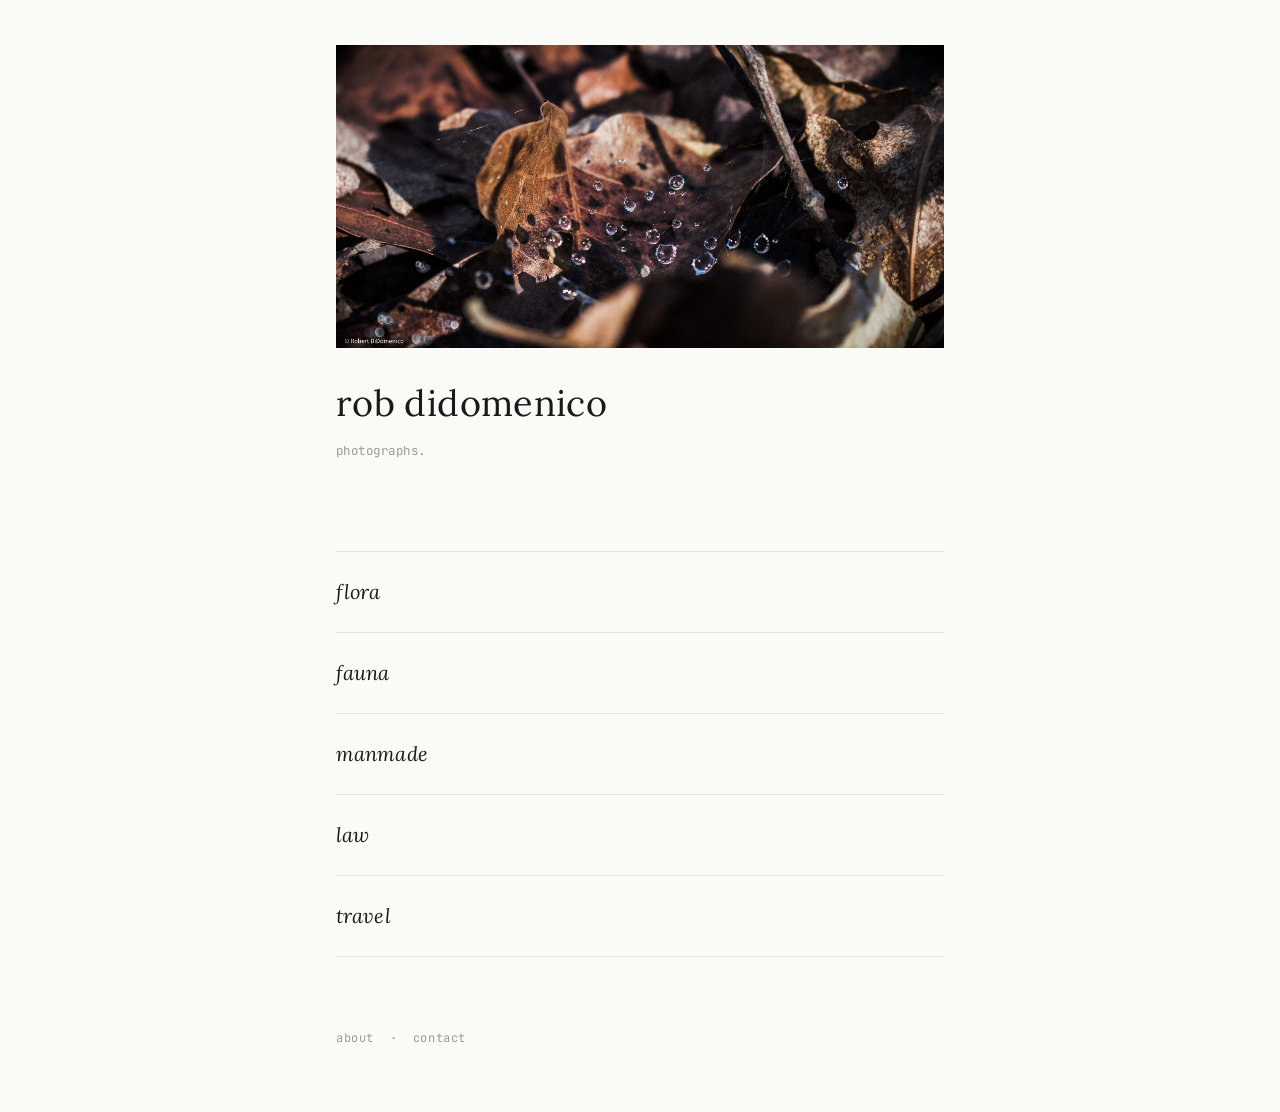
<file: index.html>
<!DOCTYPE html>
<html lang="en">
<head>
<meta charset="UTF-8">
<meta name="viewport" content="width=device-width, initial-scale=1.0">
<title>rcdido photography</title>
<meta name="description" content="Photographs by Rob DiDomenico.">

<meta property="og:title" content="Rob DiDomenico — Photographs">
<meta property="og:description" content="Photographs by Rob DiDomenico.">
<meta property="og:image" content="https://www.rcdido.com/photos/fauna/fauna-10.jpg">
<meta property="og:url" content="https://www.rcdido.com">
<meta property="og:type" content="website">
<meta name="twitter:card" content="summary_large_image">
<meta name="twitter:title" content="Rob DiDomenico — Photographs">
<meta name="twitter:description" content="Photographs by Rob DiDomenico.">
<meta name="twitter:image" content="https://www.rcdido.com/photos/fauna/fauna-10.jpg">

<link rel="preconnect" href="https://fonts.googleapis.com">
<link rel="preconnect" href="https://fonts.gstatic.com" crossorigin>
<link href="https://fonts.googleapis.com/css2?family=Lora:ital,wght@0,400;0,500;1,400&family=JetBrains+Mono:wght@400;500&display=swap" rel="stylesheet">
<link rel="stylesheet" href="style.css">
<link rel="icon" href="data:image/svg+xml,<svg xmlns=%22http://www.w3.org/2000/svg%22 viewBox=%220 0 100 100%22><text y=%22.9em%22 font-size=%2290%22>📷</text></svg>">
</head>
<body>
<main class="home">
<header class="masthead">
<img class="hero" src="photos/main/morning-dew.jpg" alt="">
<h1>rob didomenico</h1>
<p class="tagline">photographs.</p>
</header>

  <nav class="series-index" aria-label="Series">
    <ol>
      <li>
        <a href="flora.html">
          <span class="title">flora</span>
          <span class="meta">—</span>
        </a>
      </li>
      <li>
        <a href="fauna.html">
          <span class="title">fauna</span>
          <span class="meta">—</span>
        </a>
      </li>
      <li>
        <a href="manmade.html">
          <span class="title">manmade</span>
          <span class="meta">—</span>
        </a>
      </li>
      <li>
        <a href="law.html">
          <span class="title">law</span>
          <span class="meta">—</span>
        </a>
      </li>
      <li>
        <a href="travel.html">
          <span class="title">travel</span>
          <span class="meta">—</span>
        </a>
      </li>
    </ol>
  </nav>

  <footer class="site-footer">
    <a href="about.html">About</a>
    <span class="dot">·</span>
    <a href="mailto:rcdidomenico@gmail.com">Contact</a>
  </footer>
</main>
</body>
</html>
</file>
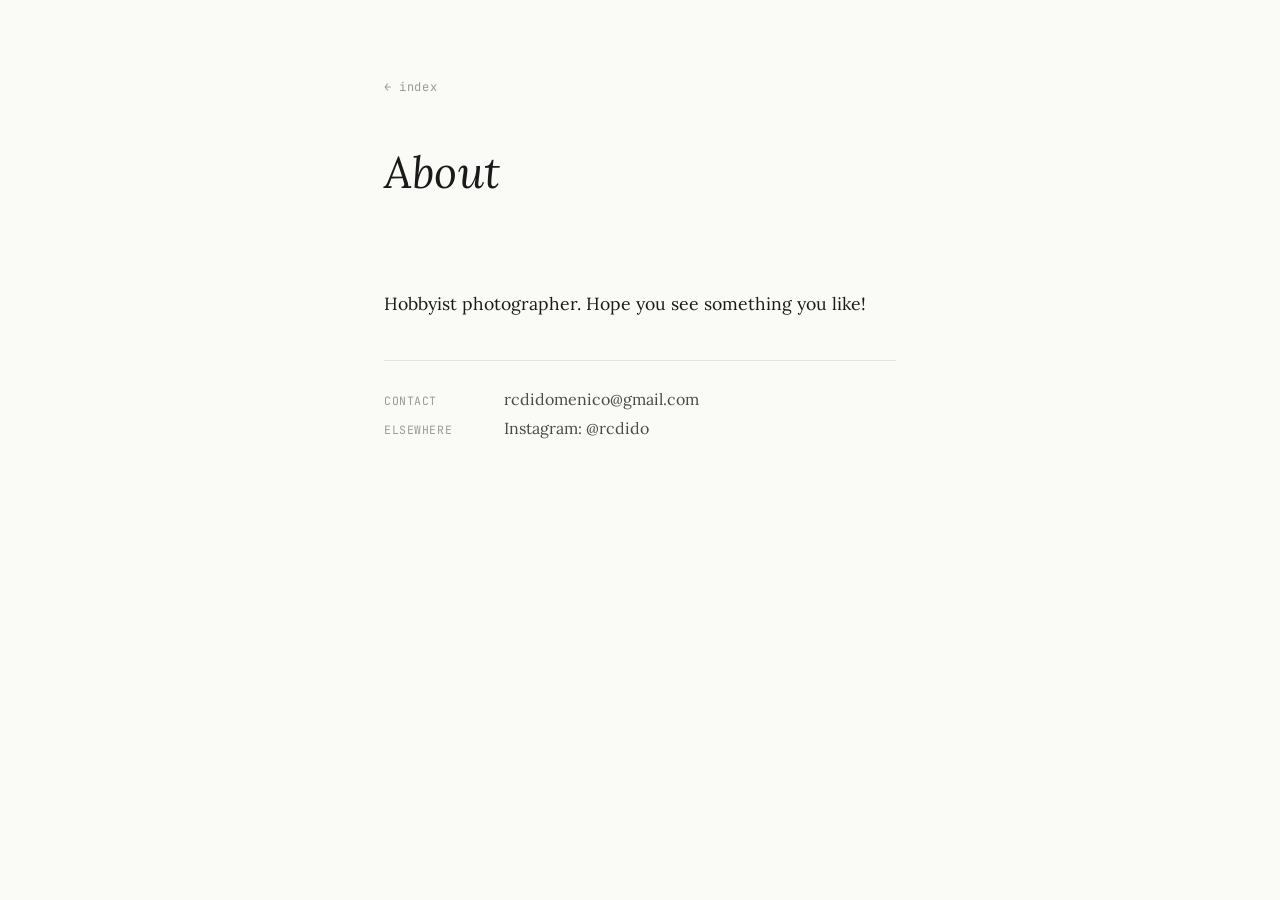
<file: about.html>
<!DOCTYPE html>
<html lang="en">
<head>
<meta charset="UTF-8">
<meta name="viewport" content="width=device-width, initial-scale=1.0">
<title>About — Rob DiDomenico</title>
<meta name="description" content="About Rob DiDomenico.">

<meta property="og:title" content="About — rcdido.com">
<meta property="og:description" content="Hobbyist photographer. Hope you see something you like!">
<meta property="og:image" content="https://www.rcdido.com/photos/main/morning-dew.jpg">
<meta property="og:url" content="https://www.rcdido.com/about.html">
<meta property="og:type" content="website">
<meta name="twitter:card" content="summary_large_image">
<meta name="twitter:title" content="About — rcdido.com">
<meta name="twitter:description" content="Hobbyist photographer. Hope you see something you like!">
<meta name="twitter:image" content="https://www.rcdido.com/photos/main/morning-dew.jpg">

<link rel="preconnect" href="https://fonts.googleapis.com">
<link rel="preconnect" href="https://fonts.gstatic.com" crossorigin>
<link href="https://fonts.googleapis.com/css2?family=Lora:ital,wght@0,400;0,500;1,400&family=JetBrains+Mono:wght@400;500&display=swap" rel="stylesheet">
<link rel="stylesheet" href="style.css">
<link rel="icon" href="data:image/svg+xml,<svg xmlns=%22http://www.w3.org/2000/svg%22 viewBox=%220 0 100 100%22><text y=%22.9em%22 font-size=%2290%22>📷</text></svg>">
</head>
<body>
<main class="about">
  <header class="series-header">
    <a href="index.html" class="back">← Index</a>
    <h1>About</h1>
  </header>

  <section class="about-body">
    <p>Hobbyist photographer. Hope you see something you like!</p>

    <p class="contact">
      <span class="label">Contact</span>
      <a href="mailto:rcdidomenico@gmail.com">rcdidomenico@gmail.com</a>
    </p>

    <p class="contact">
      <span class="label">Elsewhere</span>
      <a href="https://instagram.com/rcdido">Instagram: @rcdido</a>
    </p>
  </section>
</main>
</body>
</html>
</file>
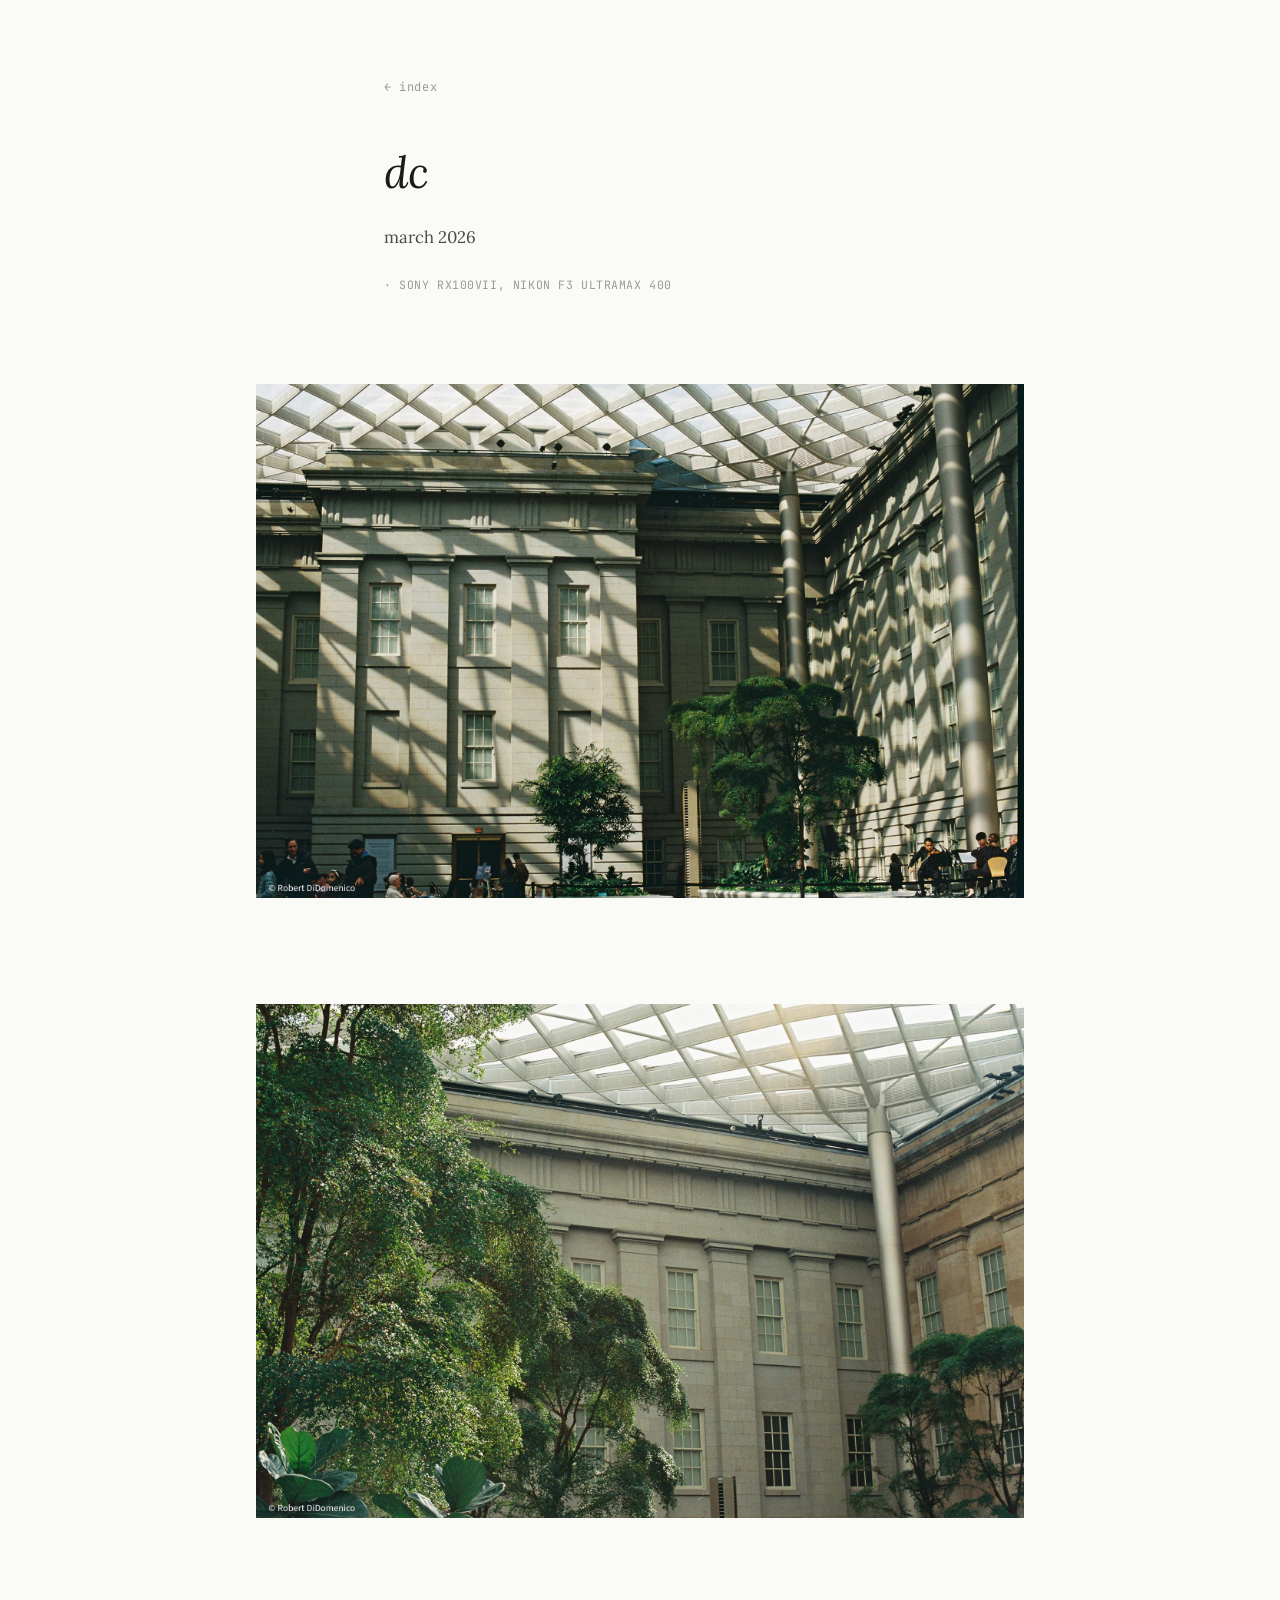
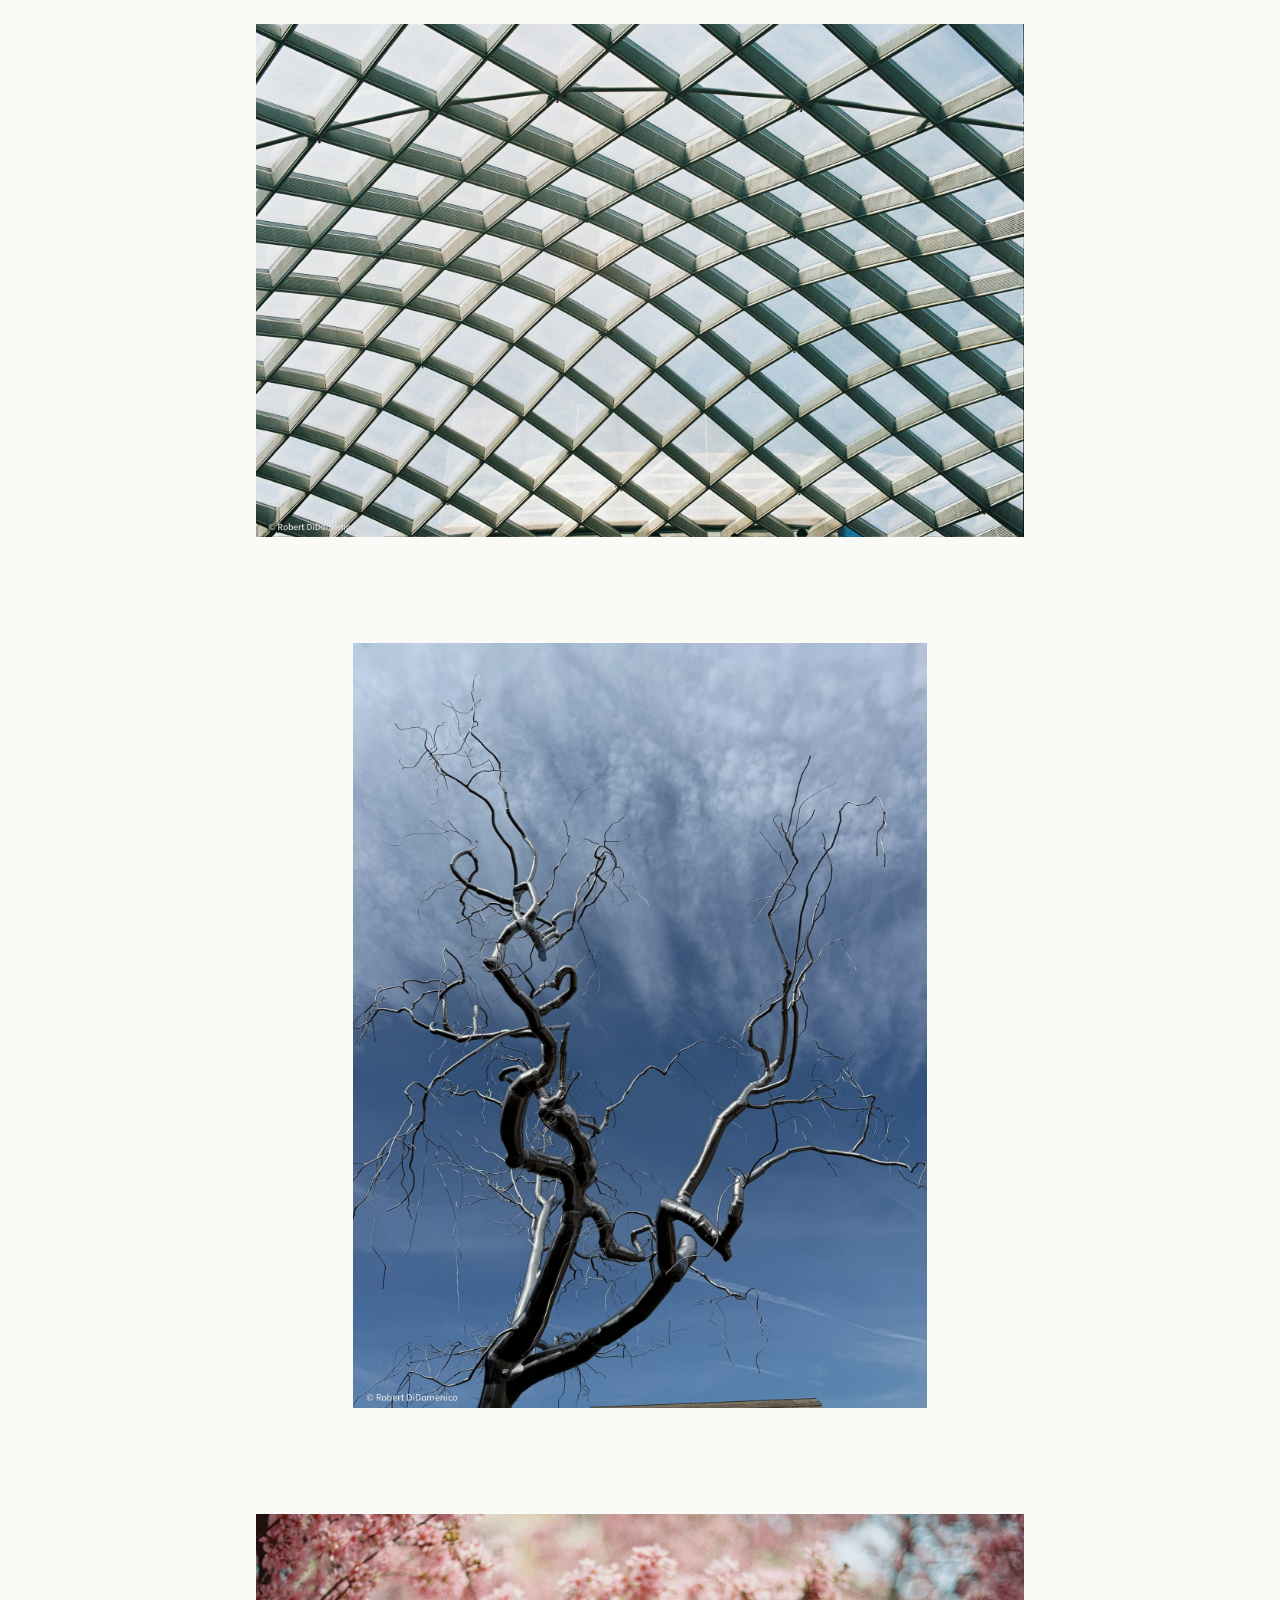
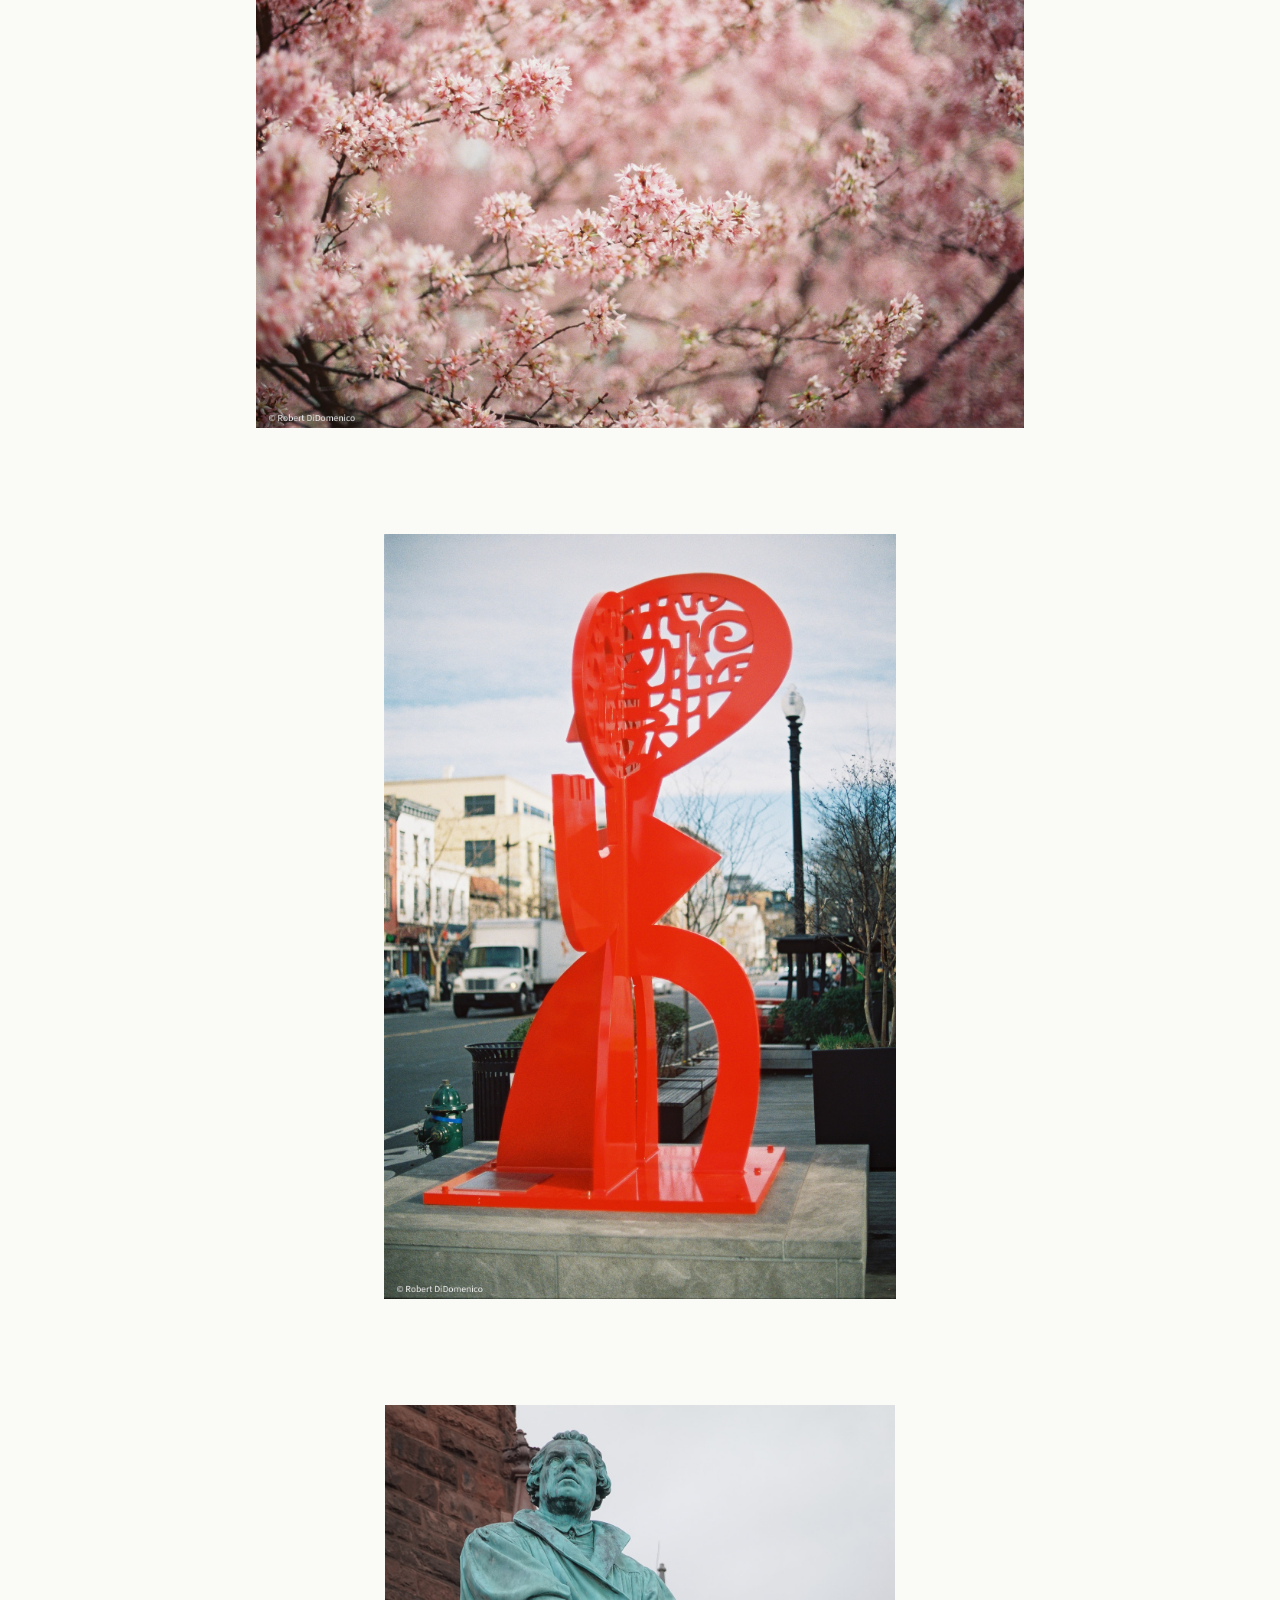
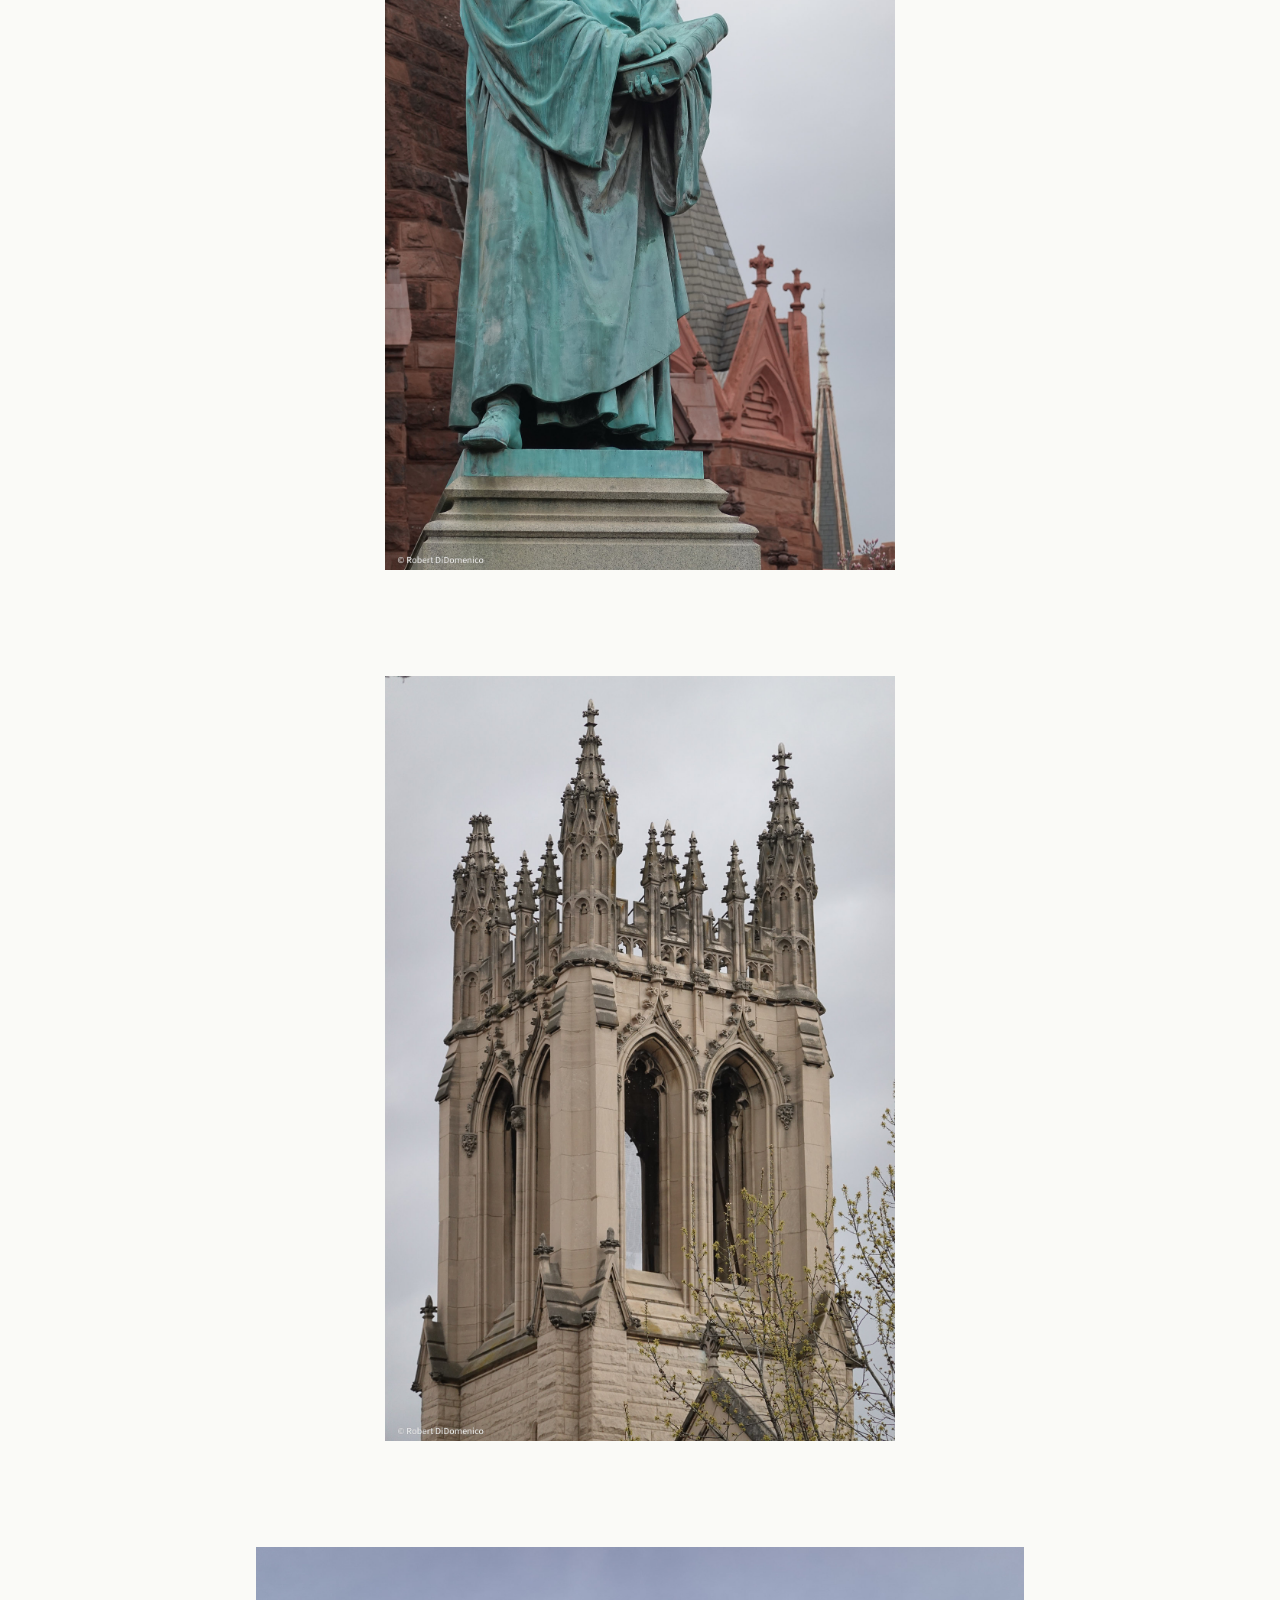
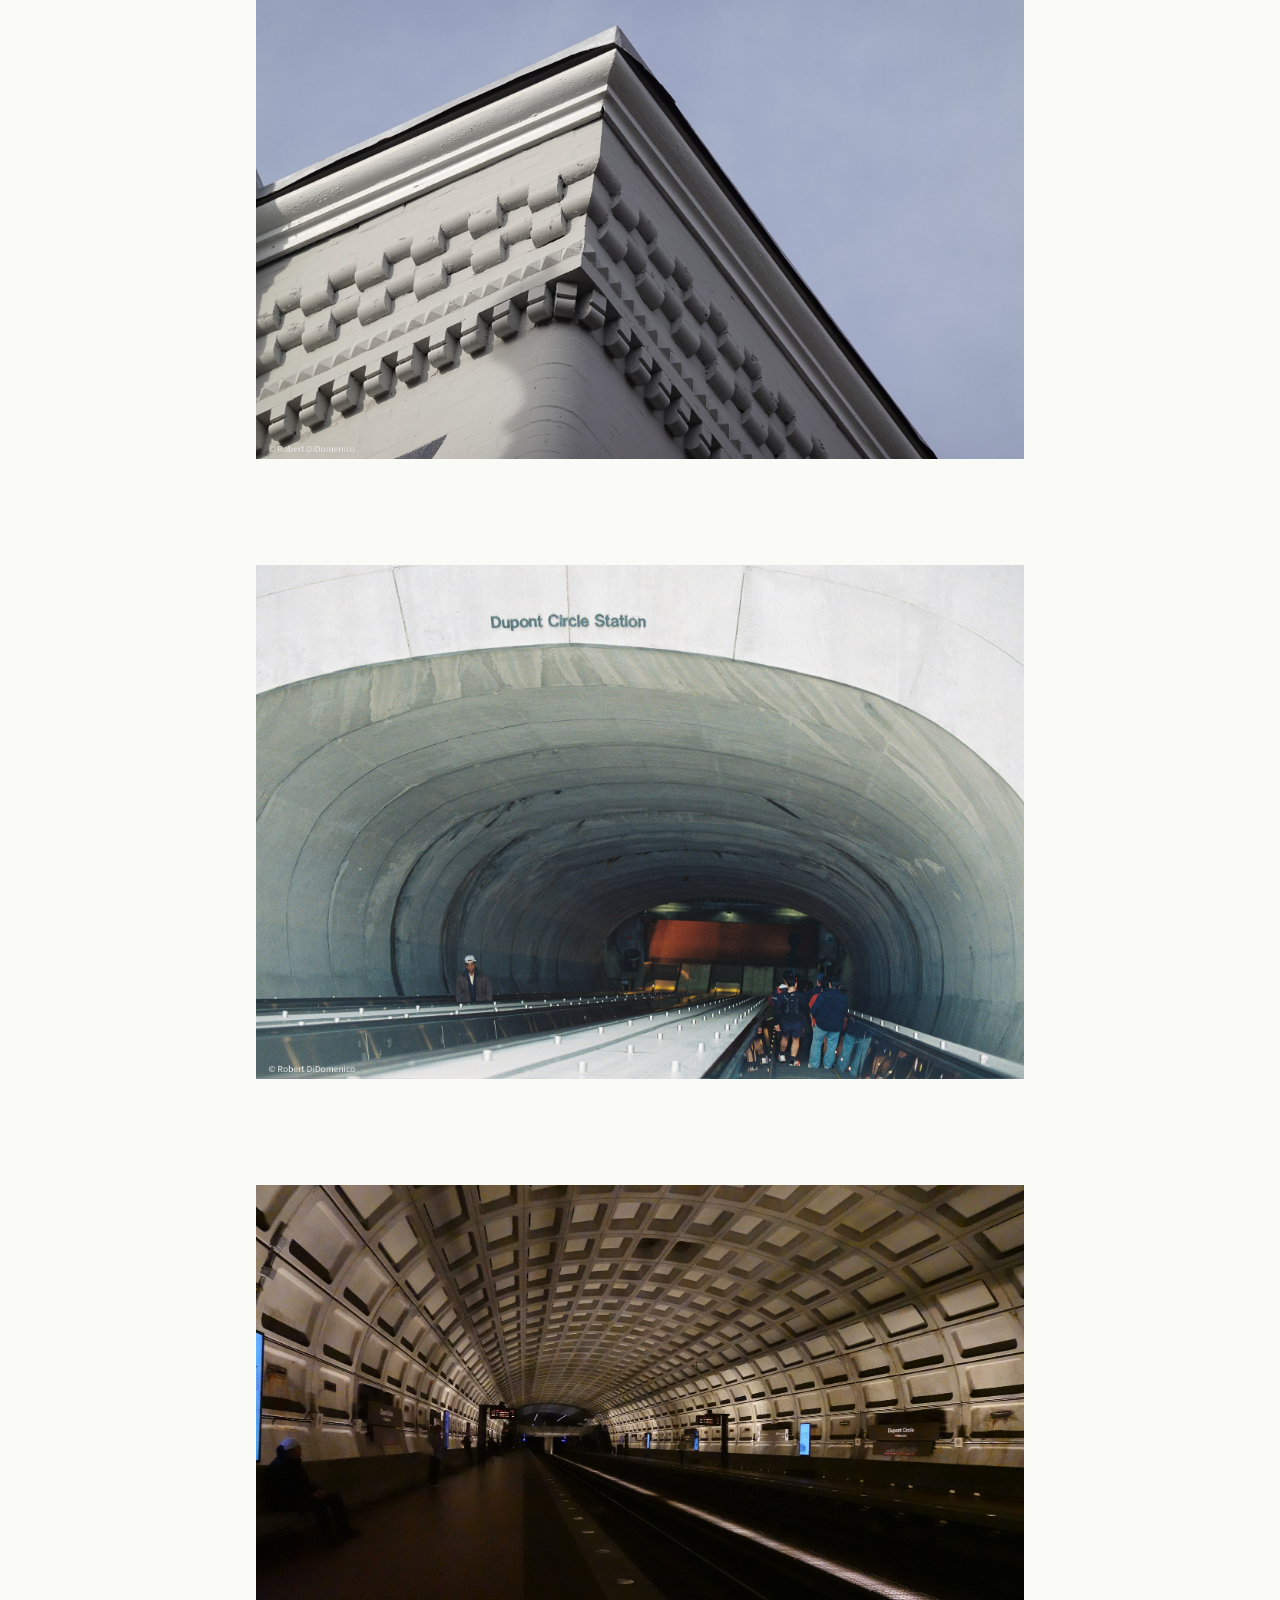
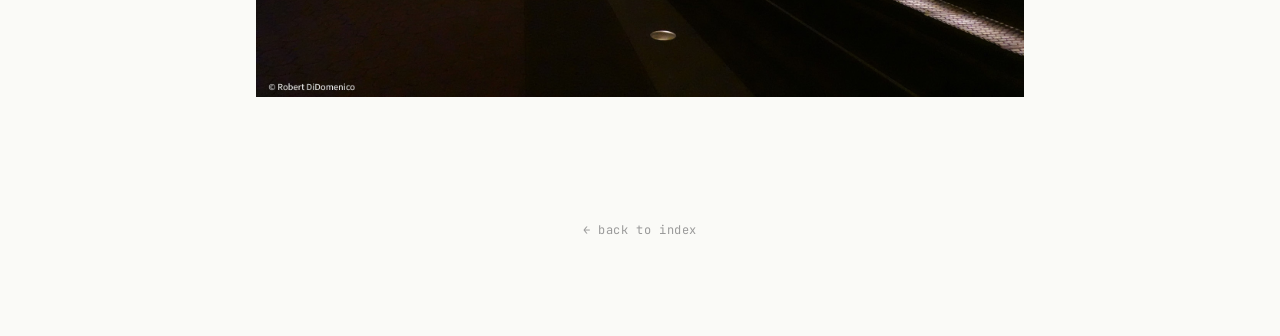
<file: dc.html>
<!DOCTYPE html>
<html lang="en">
<head>
<meta charset="UTF-8">
<meta name="viewport" content="width=device-width, initial-scale=1.0">
<title>dc — Rob DiDomenico</title>
<meta name="description" content="DC — photographs by Rob DiDomenico.">

<meta property="og:title" content="dc — rcdido.com">
<meta property="og:description" content="Photographs by Rob DiDomenico.">
<meta property="og:image" content="https://www.rcdido.com/photos/dc/dc-01.jpg">
<meta property="og:url" content="https://www.rcdido.com/dc.html">
<meta property="og:type" content="article">
<meta name="twitter:card" content="summary_large_image">
<meta name="twitter:title" content="dc — rcdido.com">
<meta name="twitter:description" content="Photographs by Rob DiDomenico.">
<meta name="twitter:image" content="https://www.rcdido.com/photos/dc/dc-01.jpg">

<link rel="preconnect" href="https://fonts.googleapis.com">
<link rel="preconnect" href="https://fonts.gstatic.com" crossorigin>
<link href="https://fonts.googleapis.com/css2?family=Lora:ital,wght@0,400;0,500;1,400&family=JetBrains+Mono:wght@400;500&display=swap" rel="stylesheet">
<link rel="stylesheet" href="style.css">
<link rel="icon" href="data:image/svg+xml,<svg xmlns=%22http://www.w3.org/2000/svg%22 viewBox=%220 0 100 100%22><text y=%22.9em%22 font-size=%2290%22>📷</text></svg>">
</head>
<body>
<main class="series">
  <header class="series-header">
    <a href="index.html" class="back">← Index</a>
    <h1>dc</h1>
    <p class="series-note"> march 2026</p>
    <p class="series-meta"> · Sony RX100VII, Nikon F3 Ultramax 400</p>
  </header>

  <section class="photos">
<figure>
  <img src="photos/dc/dc-01.jpg" alt="">
  <figcaption></figcaption>
</figure>
<figure>
  <img src="photos/dc/dc-02.jpg" alt="">
  <figcaption></figcaption>
</figure>
<figure>
  <img src="photos/dc/dc-03.jpg" alt="">
  <figcaption></figcaption>
</figure>
<figure>
  <img src="photos/dc/dc-04.jpg" alt="">
  <figcaption></figcaption>
</figure>
<figure>
  <img src="photos/dc/dc-05.jpg" alt="">
  <figcaption></figcaption>
</figure>
<figure>
  <img src="photos/dc/dc-06.jpg" alt="">
  <figcaption></figcaption>
</figure>
<figure>
  <img src="photos/dc/dc-07.jpg" alt="">
  <figcaption></figcaption>
</figure>
<figure>
  <img src="photos/dc/dc-08.jpg" alt="">
  <figcaption></figcaption>
</figure>
<figure>
  <img src="photos/dc/dc-09.jpg" alt="">
  <figcaption></figcaption>
</figure>
<figure>
  <img src="photos/dc/dc-10.jpg" alt="">
  <figcaption></figcaption>
</figure>
<figure>
  <img src="photos/dc/dc-11.jpg" alt="">
  <figcaption></figcaption>
</figure>
  </section>

  <footer class="series-footer">
    <a href="index.html">← Back to index</a>
  </footer>
</main>
</body>
</html>
</file>
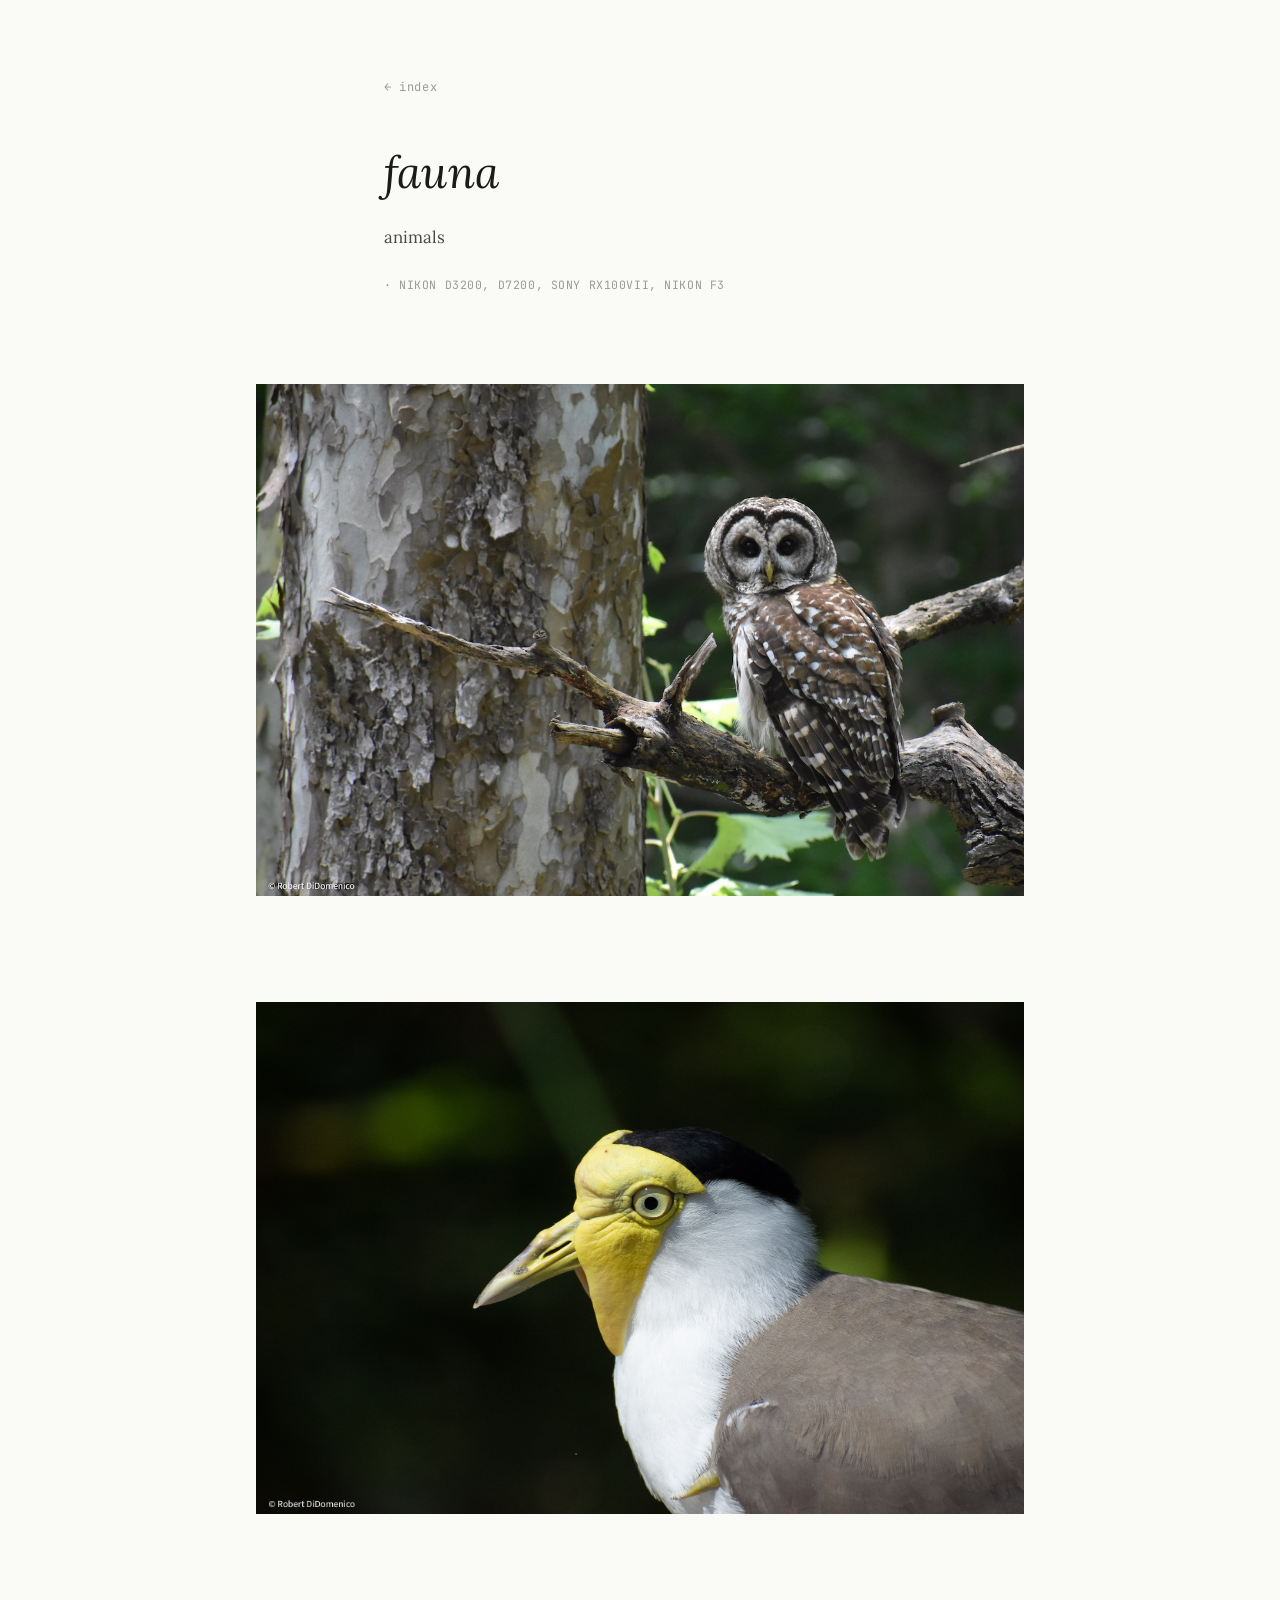
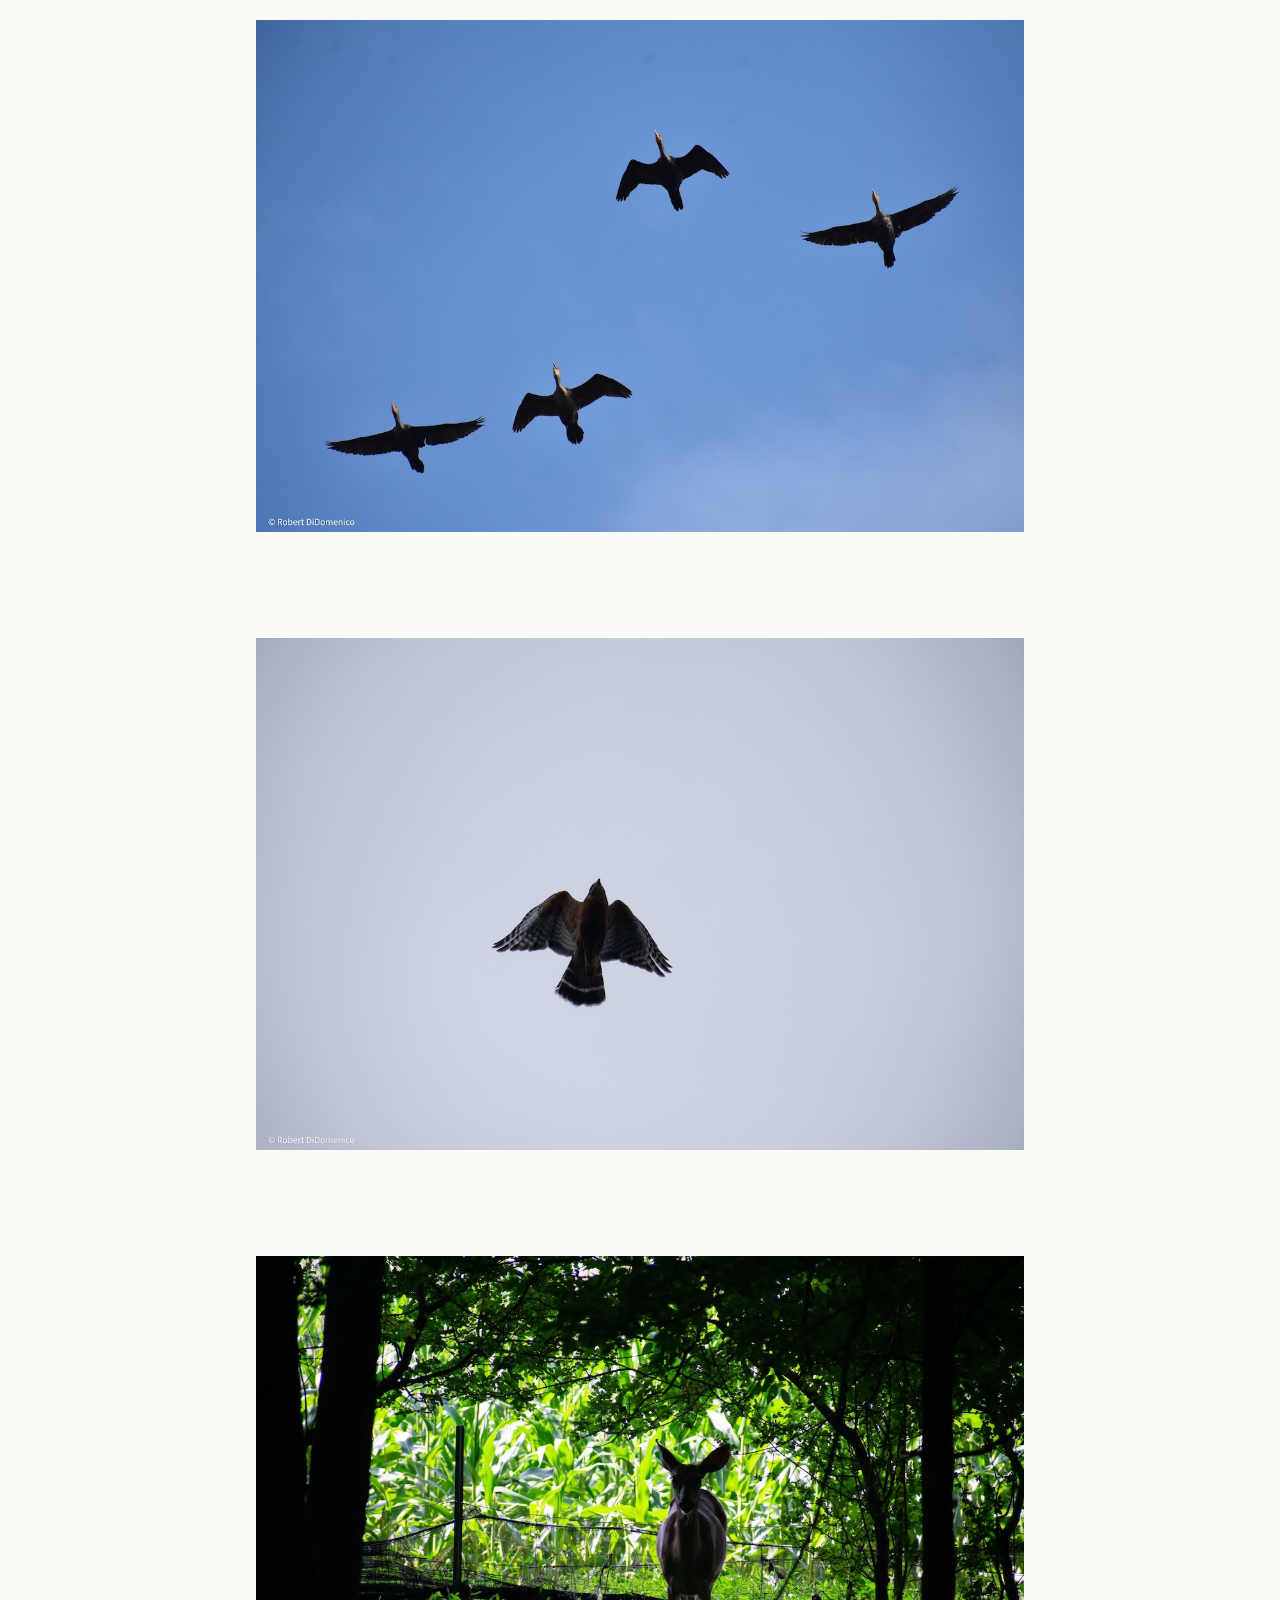
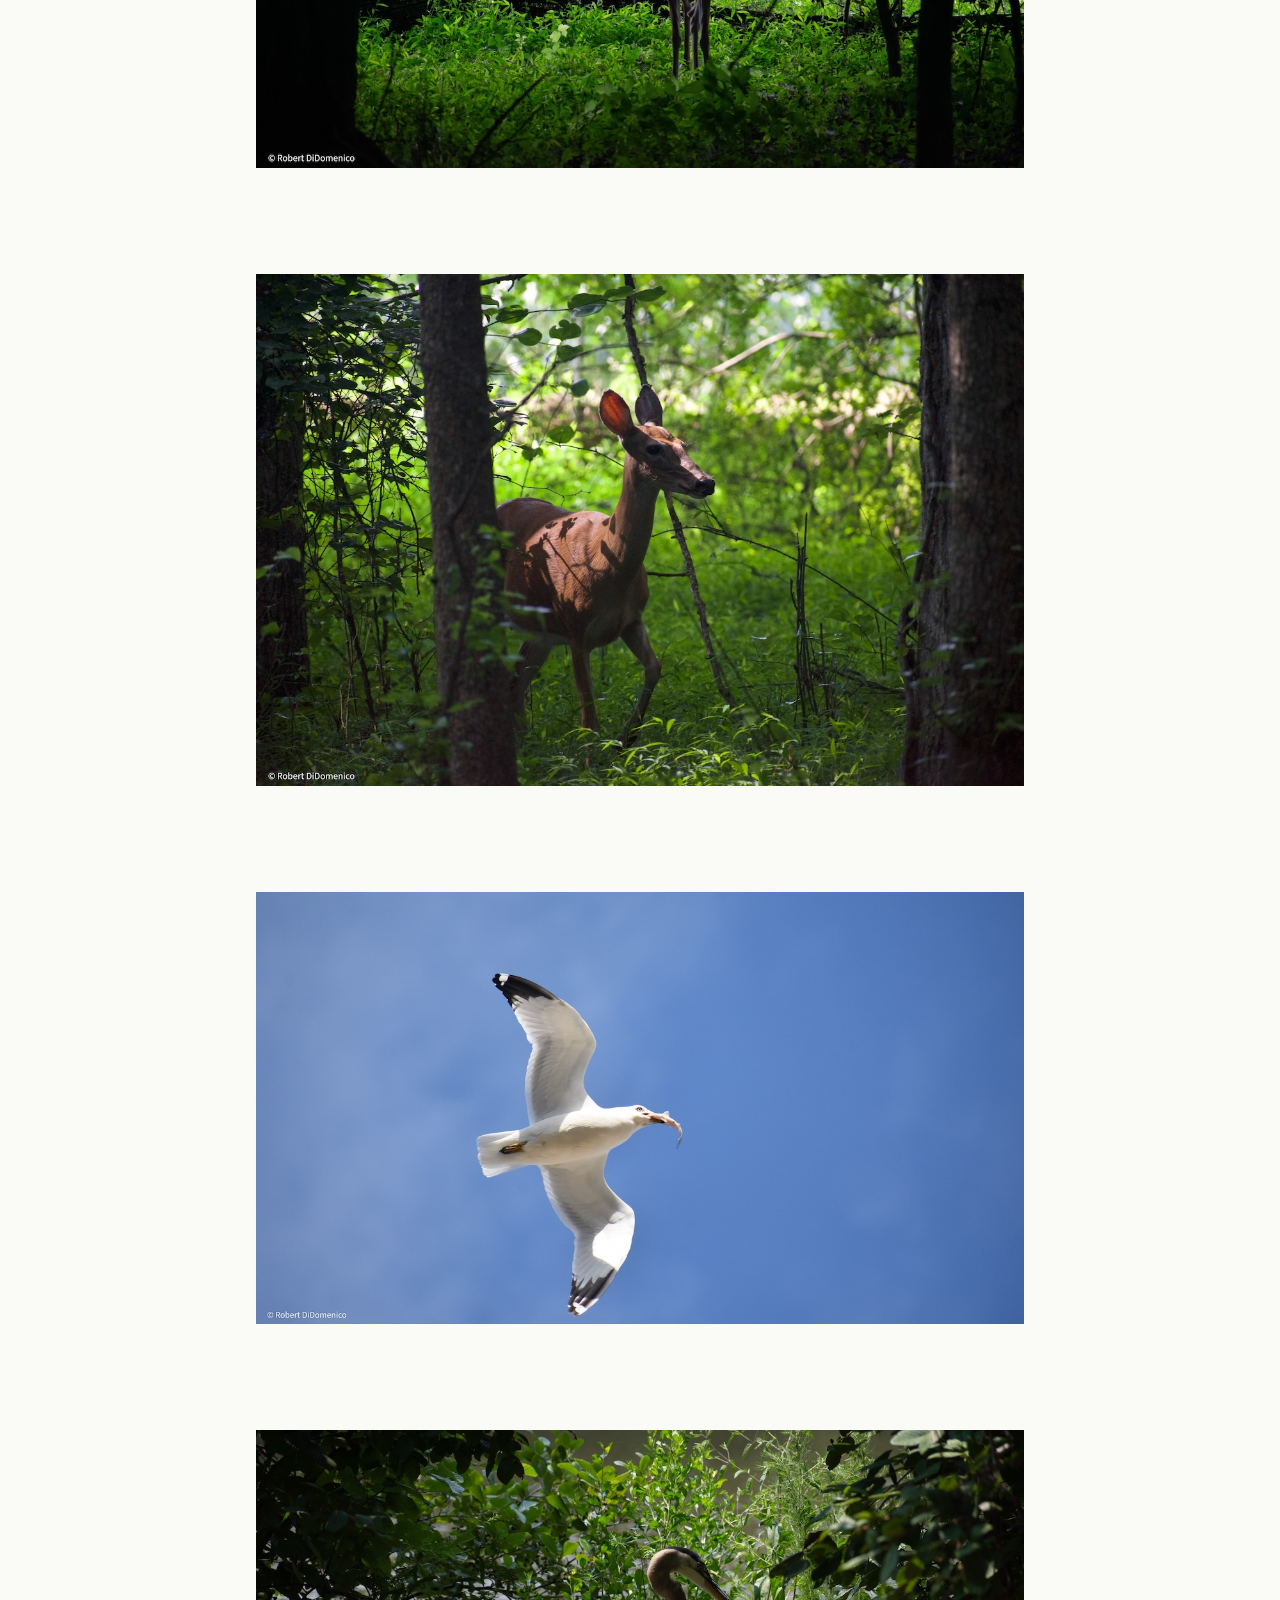
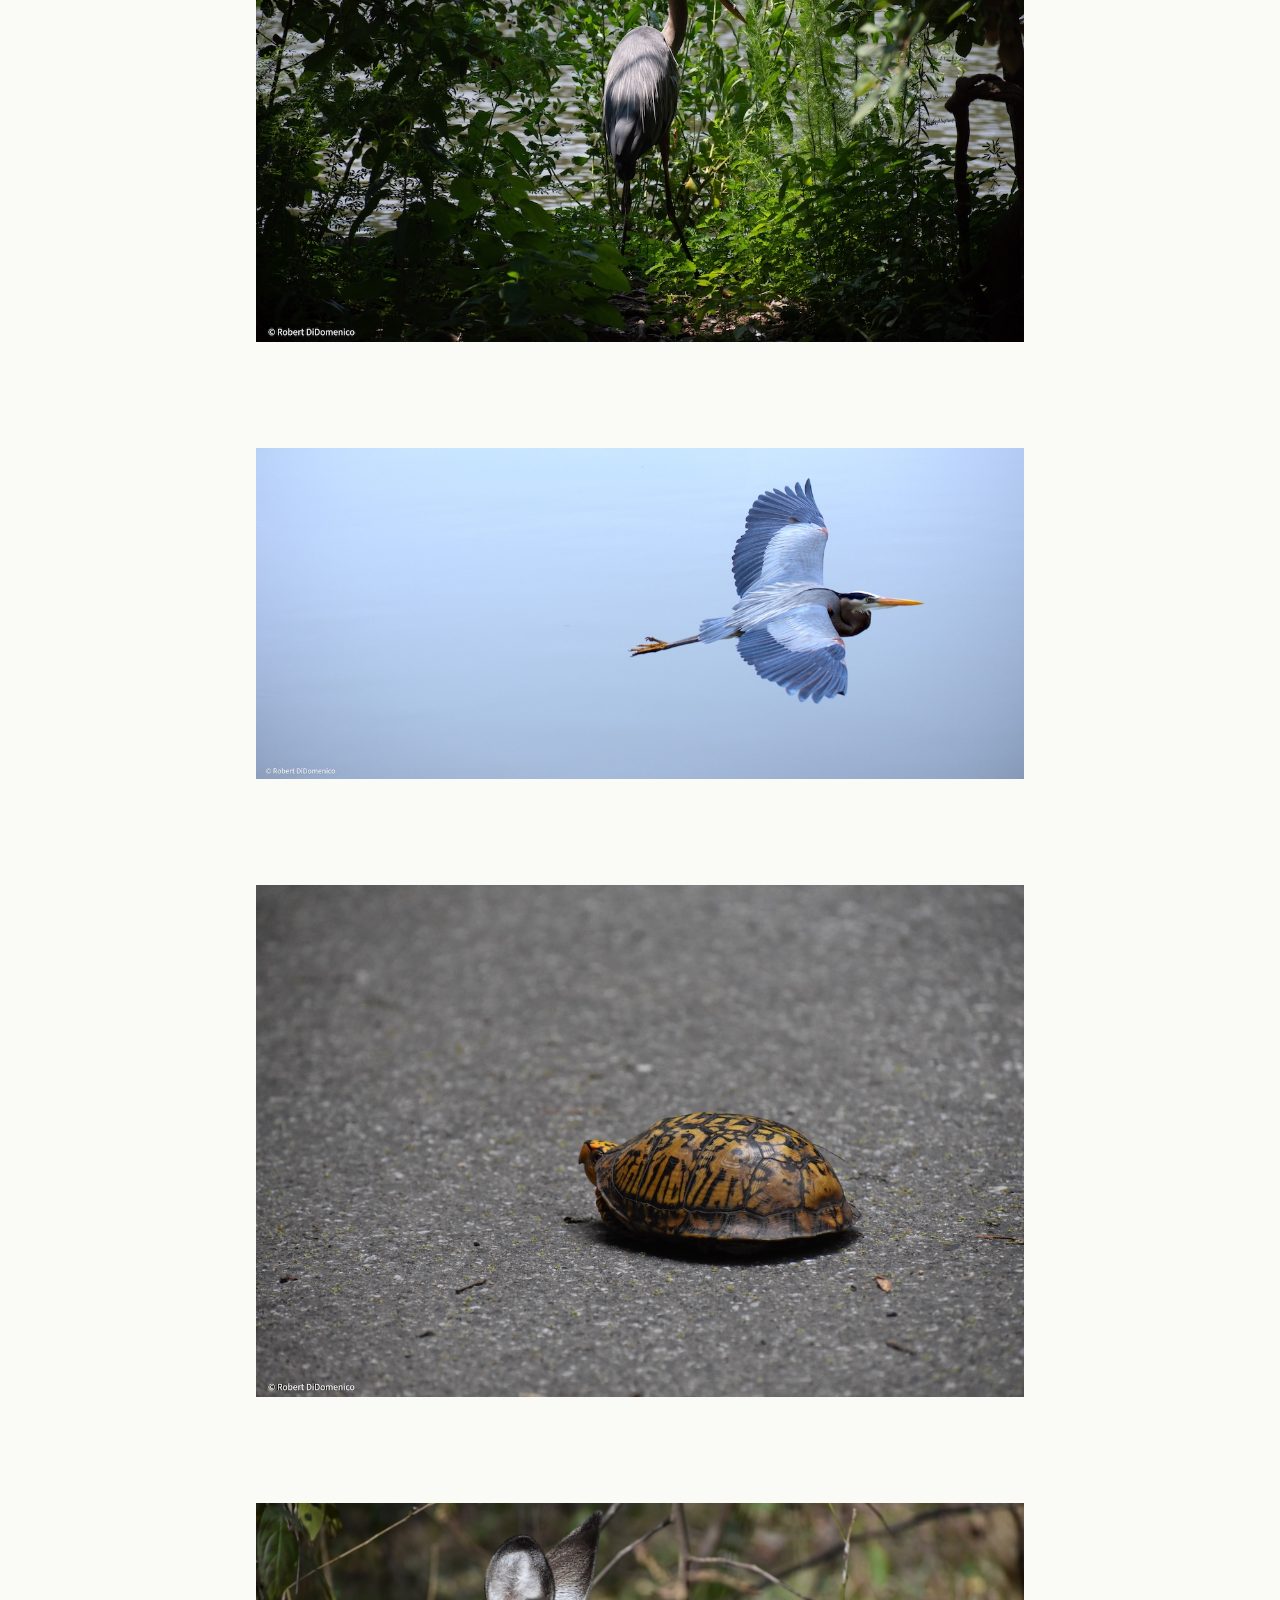
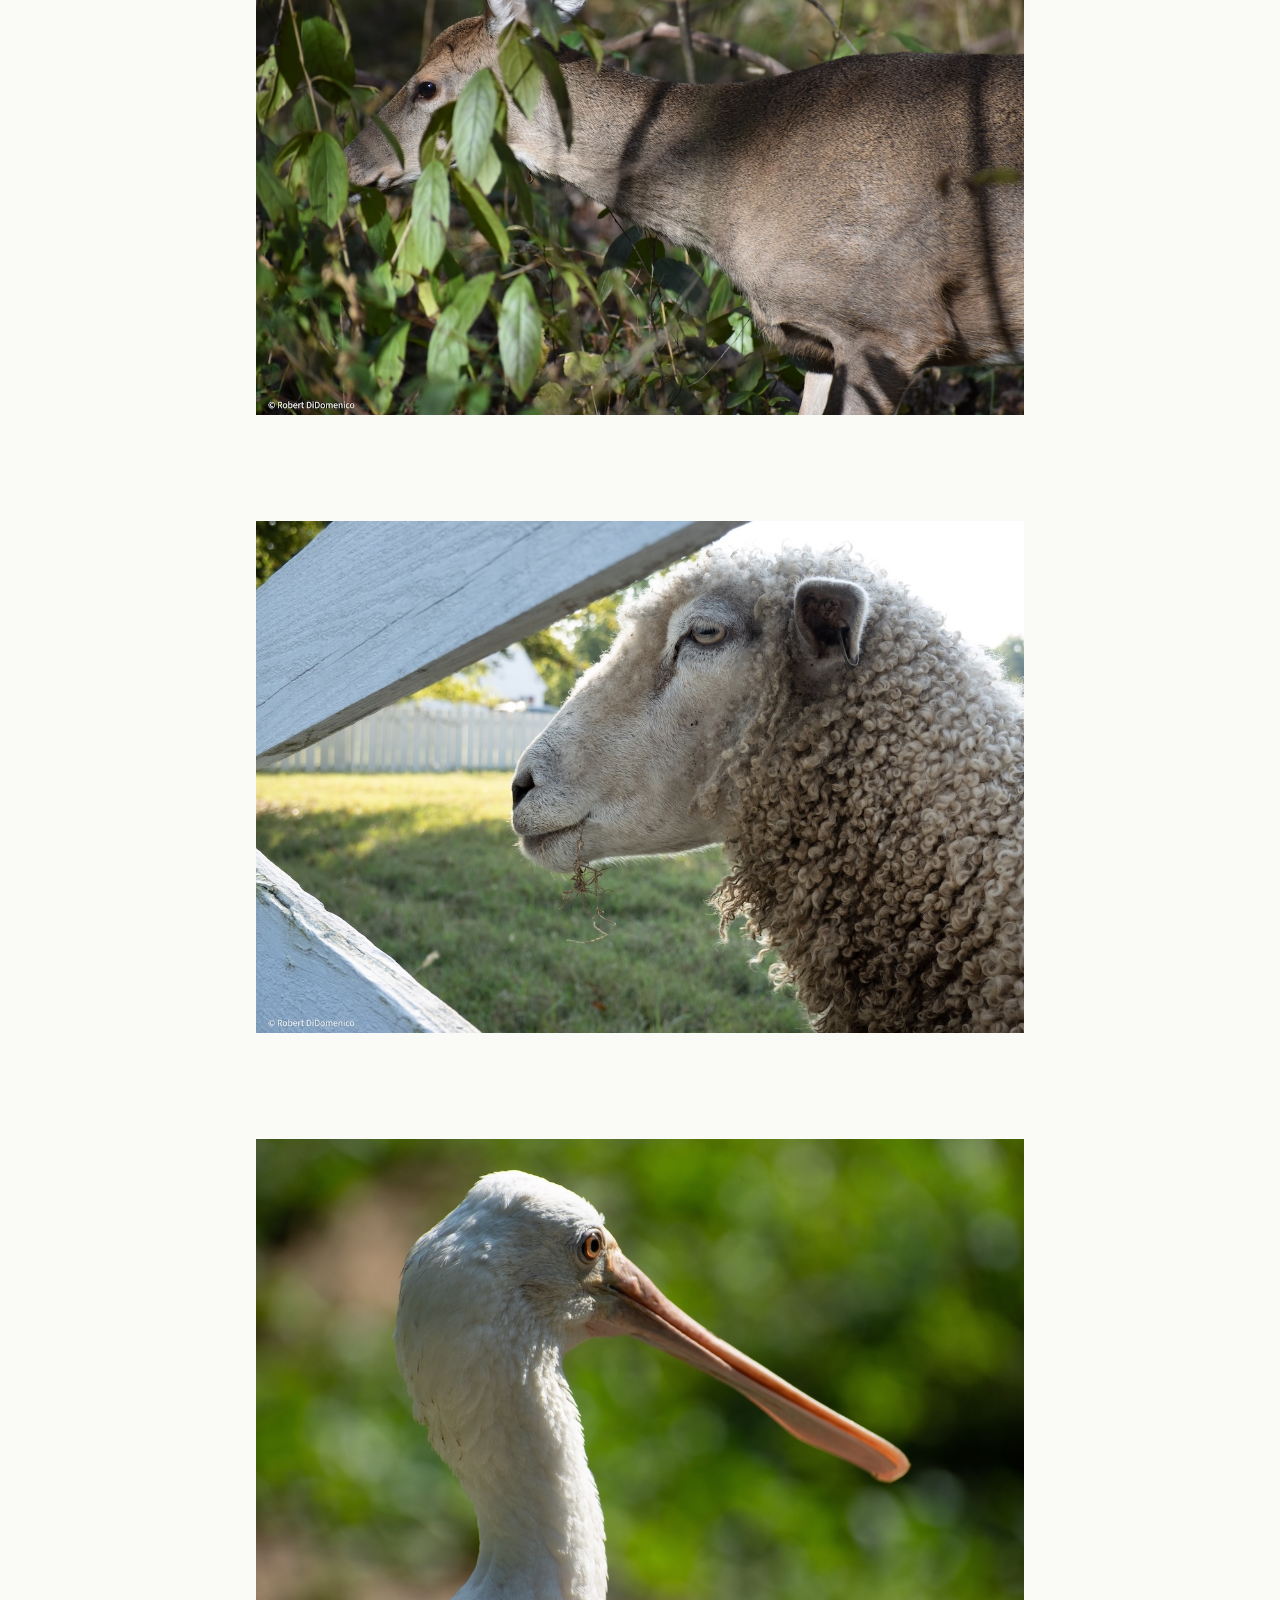
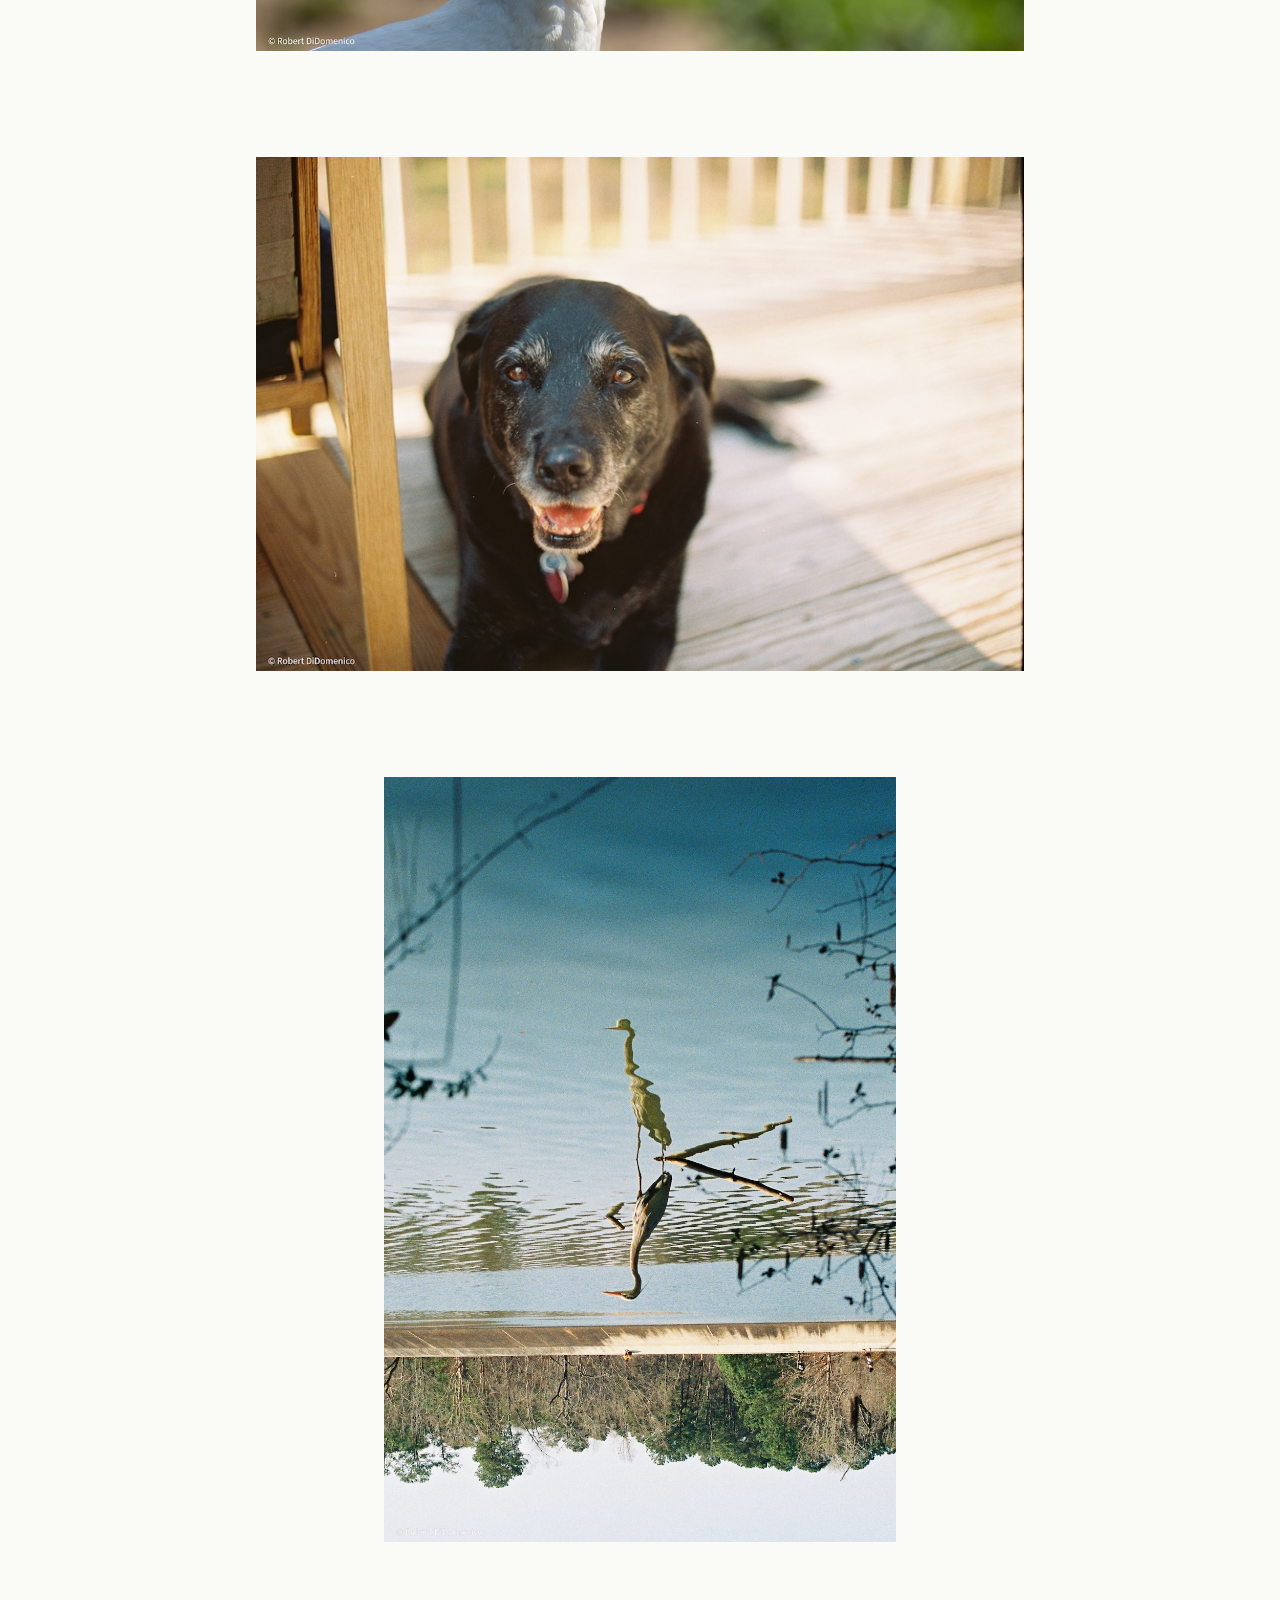
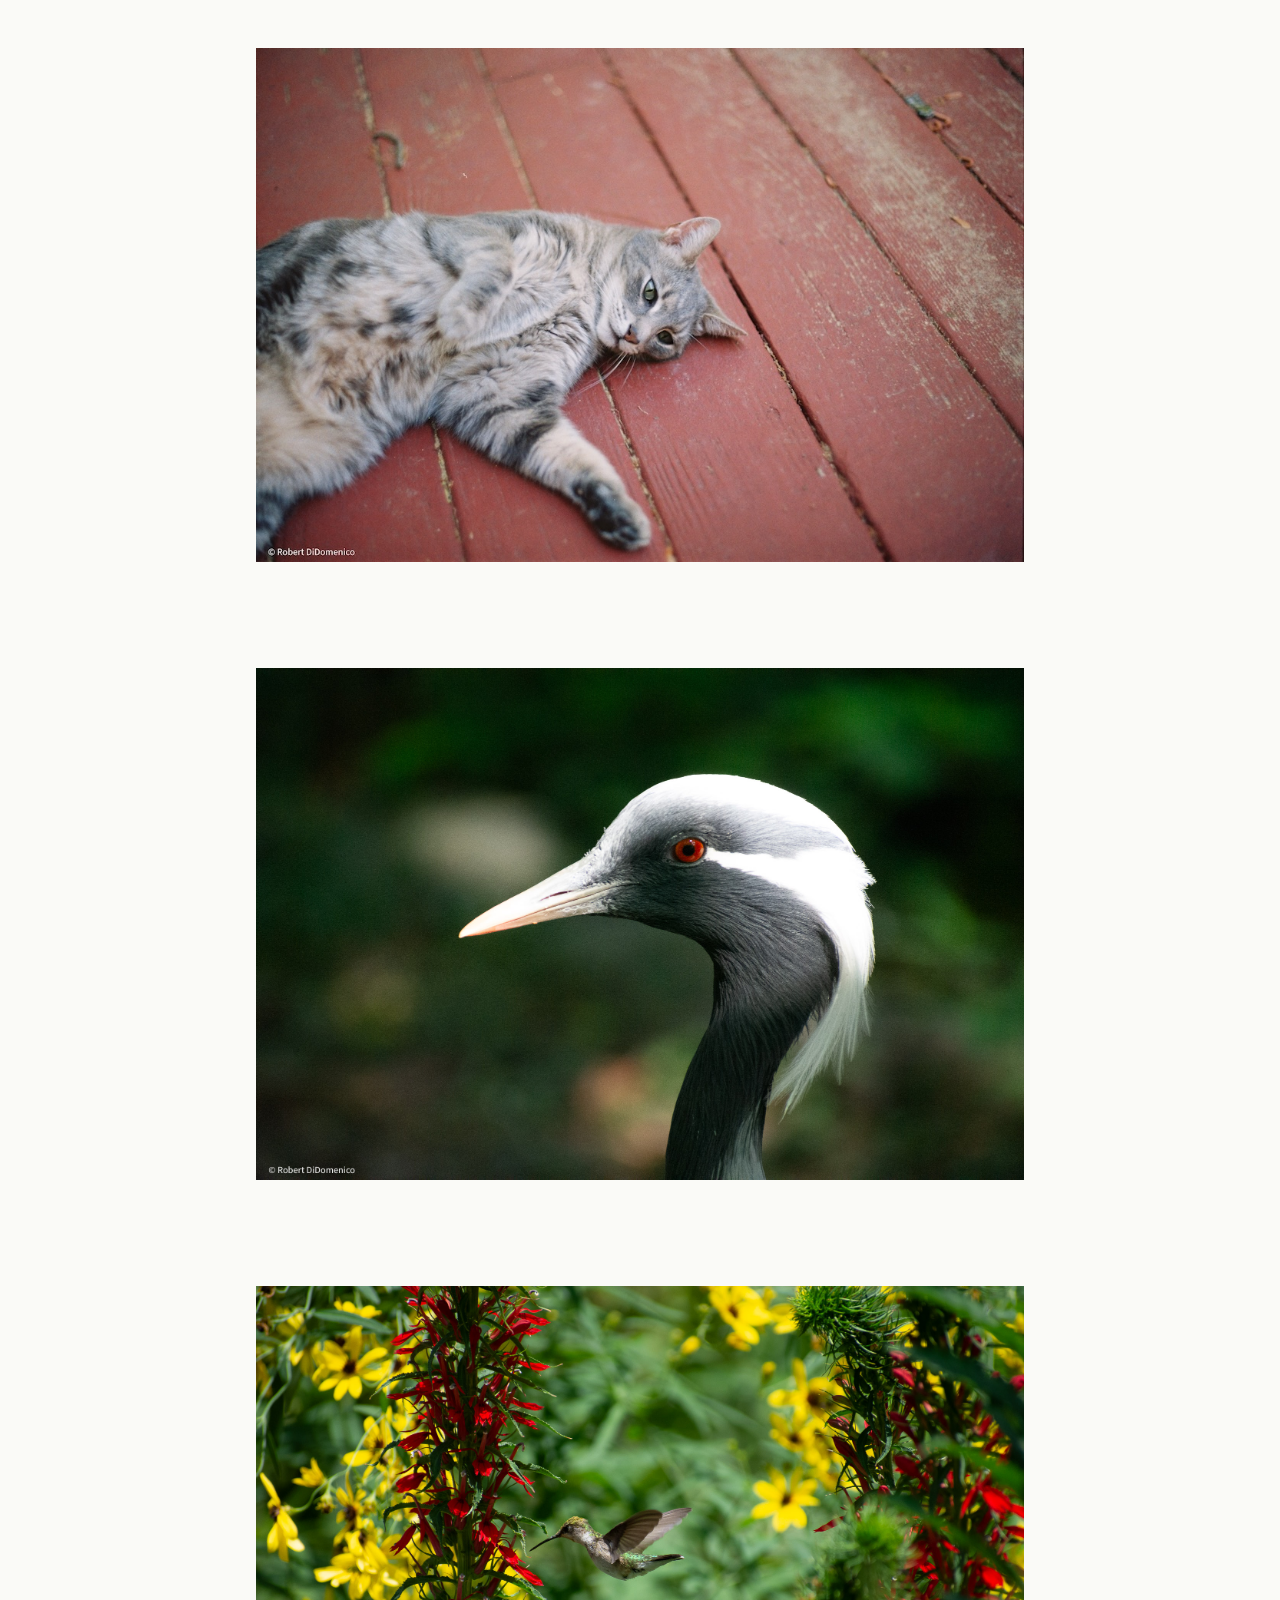
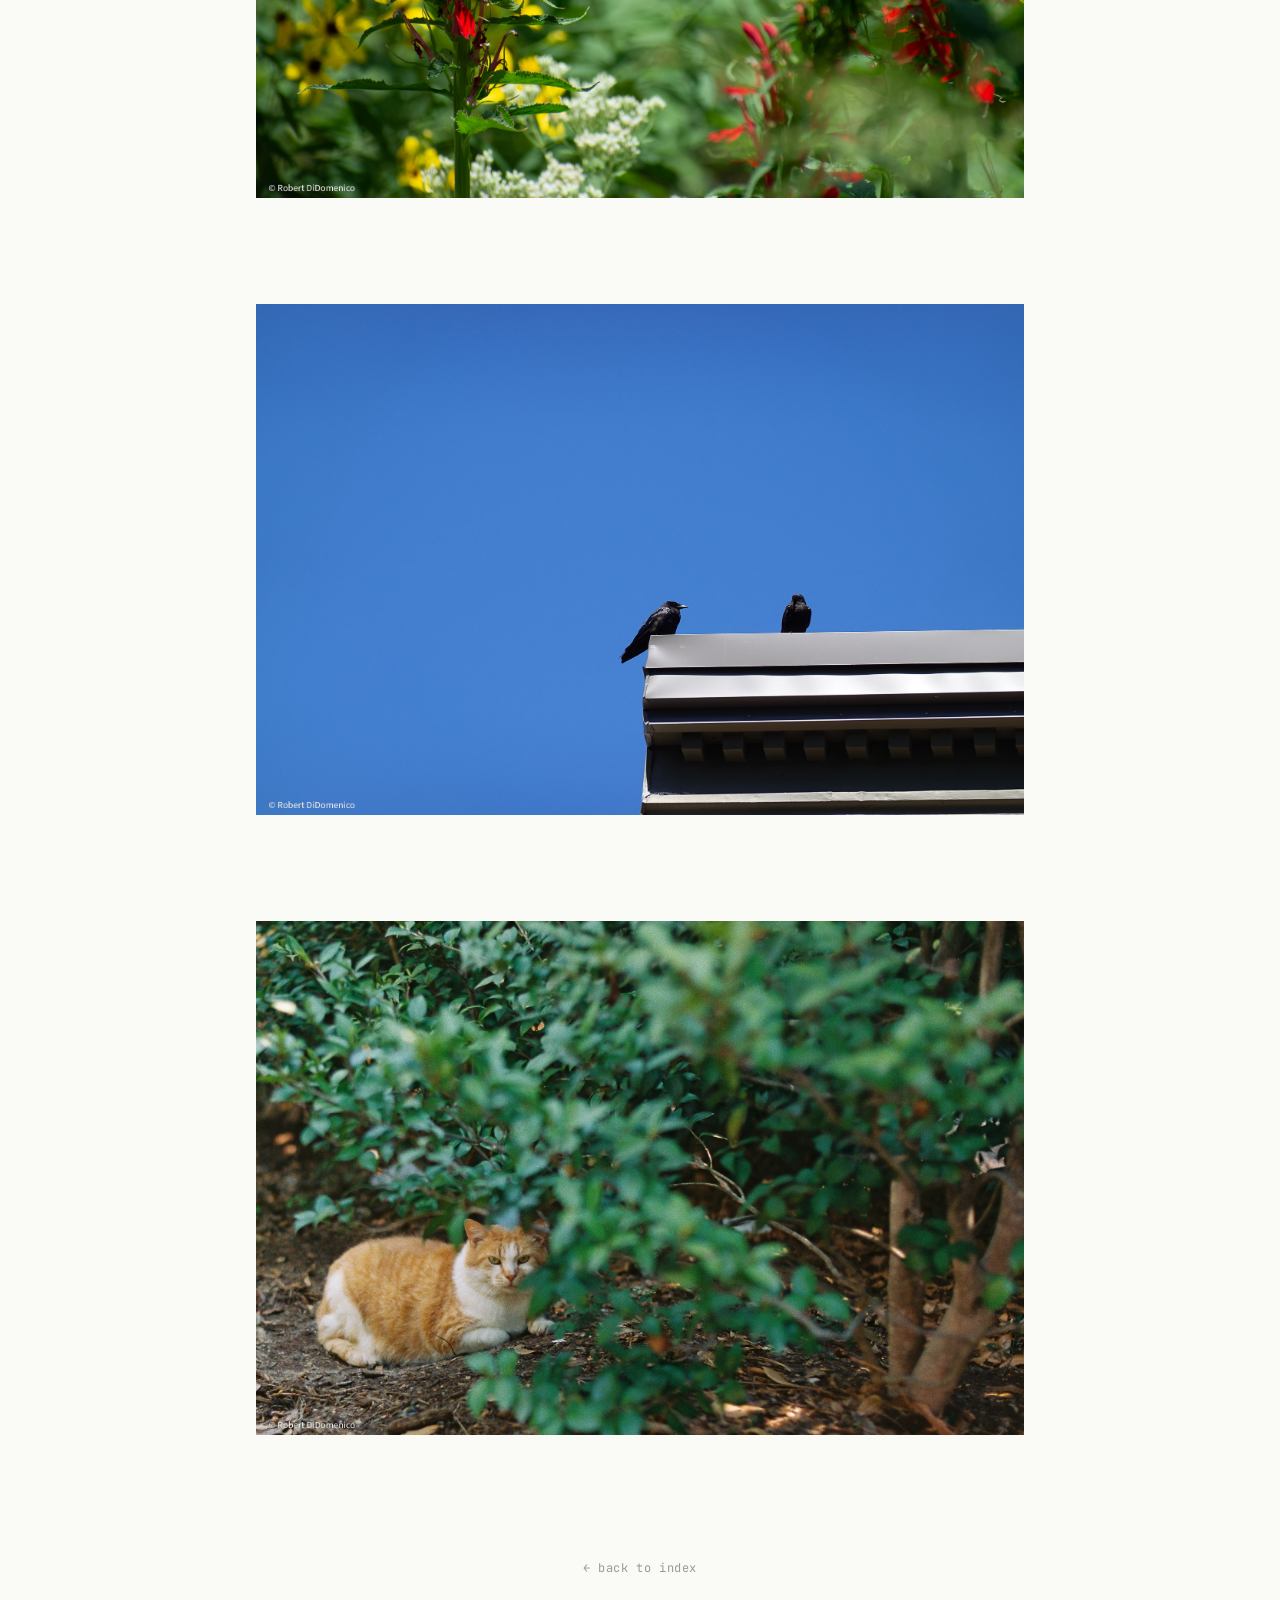
<file: fauna.html>
<!DOCTYPE html>
<html lang="en">
<head>
<meta charset="UTF-8">
<meta name="viewport" content="width=device-width, initial-scale=1.0">
<title>fauna — Rob DiDomenico</title>
<meta name="description" content="Fauna — photographs by Rob DiDomenico.">

<meta property="og:title" content="fauna — rcdido.com">
<meta property="og:description" content="Photographs by Rob DiDomenico.">
<meta property="og:image" content="https://www.rcdido.com/photos/fauna/fauna-10.jpg">
<meta property="og:url" content="https://www.rcdido.com/fauna.html">
<meta property="og:type" content="article">
<meta name="twitter:card" content="summary_large_image">
<meta name="twitter:title" content="fauna — rcdido.com">
<meta name="twitter:description" content="Photographs by Rob DiDomenico.">
<meta name="twitter:image" content="https://www.rcdido.com/photos/fauna/fauna-10.jpg">

<link rel="preconnect" href="https://fonts.googleapis.com">
<link rel="preconnect" href="https://fonts.gstatic.com" crossorigin>
<link href="https://fonts.googleapis.com/css2?family=Lora:ital,wght@0,400;0,500;1,400&family=JetBrains+Mono:wght@400;500&display=swap" rel="stylesheet">
<link rel="stylesheet" href="style.css">
<link rel="icon" href="data:image/svg+xml,<svg xmlns=%22http://www.w3.org/2000/svg%22 viewBox=%220 0 100 100%22><text y=%22.9em%22 font-size=%2290%22>📷</text></svg>">
</head>
<body>
<main class="series">
  <header class="series-header">
    <a href="index.html" class="back">← Index</a>
    <h1>fauna</h1>
    <p class="series-note"> animals</p>
    <p class="series-meta"> · Nikon D3200, D7200, Sony RX100VII, Nikon F3</p>
  </header>

  <section class="photos">
    <figure>
      <img src="photos/fauna/fauna-10.jpg" alt="">
      <figcaption></figcaption>
    </figure>
    <figure>
      <img src="photos/fauna/fauna-17.jpg" alt="">
      <figcaption></figcaption>
    </figure>
    <figure>
      <img src="photos/fauna/fauna-02.jpg" alt="">
      <figcaption></figcaption>
    </figure>
    <figure>
      <img src="photos/fauna/fauna-03.jpg" alt="">
      <figcaption></figcaption>
    </figure>
    <figure>
      <img src="photos/fauna/fauna-04.jpg" alt="">
      <figcaption></figcaption>
    </figure>
    <figure>
      <img src="photos/fauna/fauna-05.jpg" alt="">
      <figcaption></figcaption>
    </figure>
    <figure>
      <img src="photos/fauna/fauna-06.jpg" alt="">
      <figcaption></figcaption>
    </figure>
    <figure>
      <img src="photos/fauna/fauna-07.jpg" alt="">
      <figcaption></figcaption>
    </figure>
    <figure>
      <img src="photos/fauna/fauna-08.jpg" alt="">
      <figcaption></figcaption>
    </figure>
    <figure>
      <img src="photos/fauna/fauna-09.jpg" alt="">
      <figcaption></figcaption>
    </figure>
    <figure>
      <img src="photos/fauna/fauna-01.jpg" alt="">
      <figcaption></figcaption>
    </figure>
    <figure>
      <img src="photos/fauna/fauna-11.jpg" alt="">
      <figcaption></figcaption>
    </figure>
    <figure>
      <img src="photos/fauna/fauna-12.jpg" alt="">
      <figcaption></figcaption>
    </figure>
    <figure>
      <img src="photos/fauna/fauna-13.jpg" alt="">
      <figcaption></figcaption>
    </figure>

    <figure>
      <img src="photos/fauna/fauna-15.jpg" alt="">
      <figcaption></figcaption>
    </figure>
    <figure>
      <img src="photos/fauna/fauna-16.jpg" alt="">
      <figcaption></figcaption>
    </figure>
        <figure>
      <img src="photos/fauna/fauna-18.jpg" alt="">
      <figcaption></figcaption>
    </figure>
        <figure>
      <img src="photos/fauna/fauna-19.jpg" alt="">
      <figcaption></figcaption>
    </figure>
        <figure>
      <img src="photos/fauna/fauna-20.jpg" alt="">
      <figcaption></figcaption>
    </figure>
            <figure>
      <img src="photos/fauna/fauna-21.jpg" alt="">
      <figcaption></figcaption>
    </figure>
  </section>

  <footer class="series-footer">
    <a href="index.html">← Back to index</a>
  </footer>
</main>
</body>
</html>
</file>
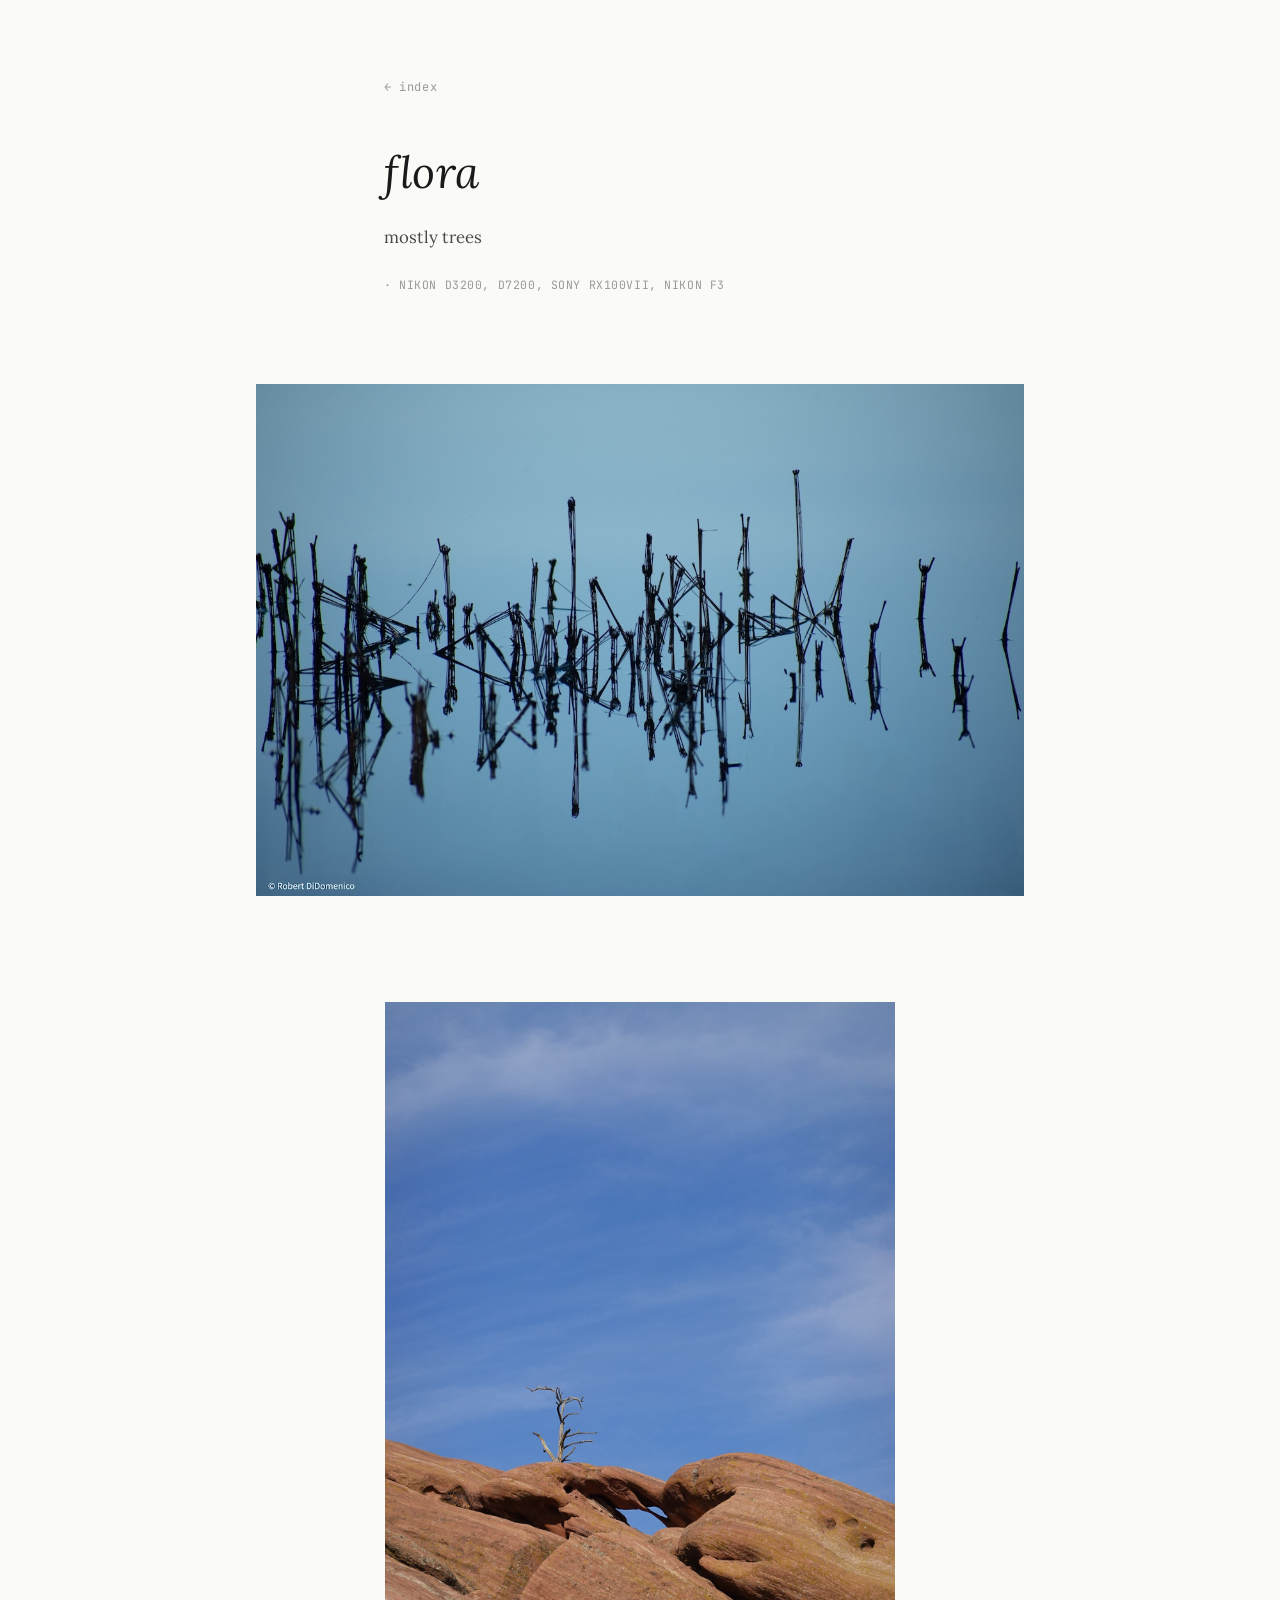
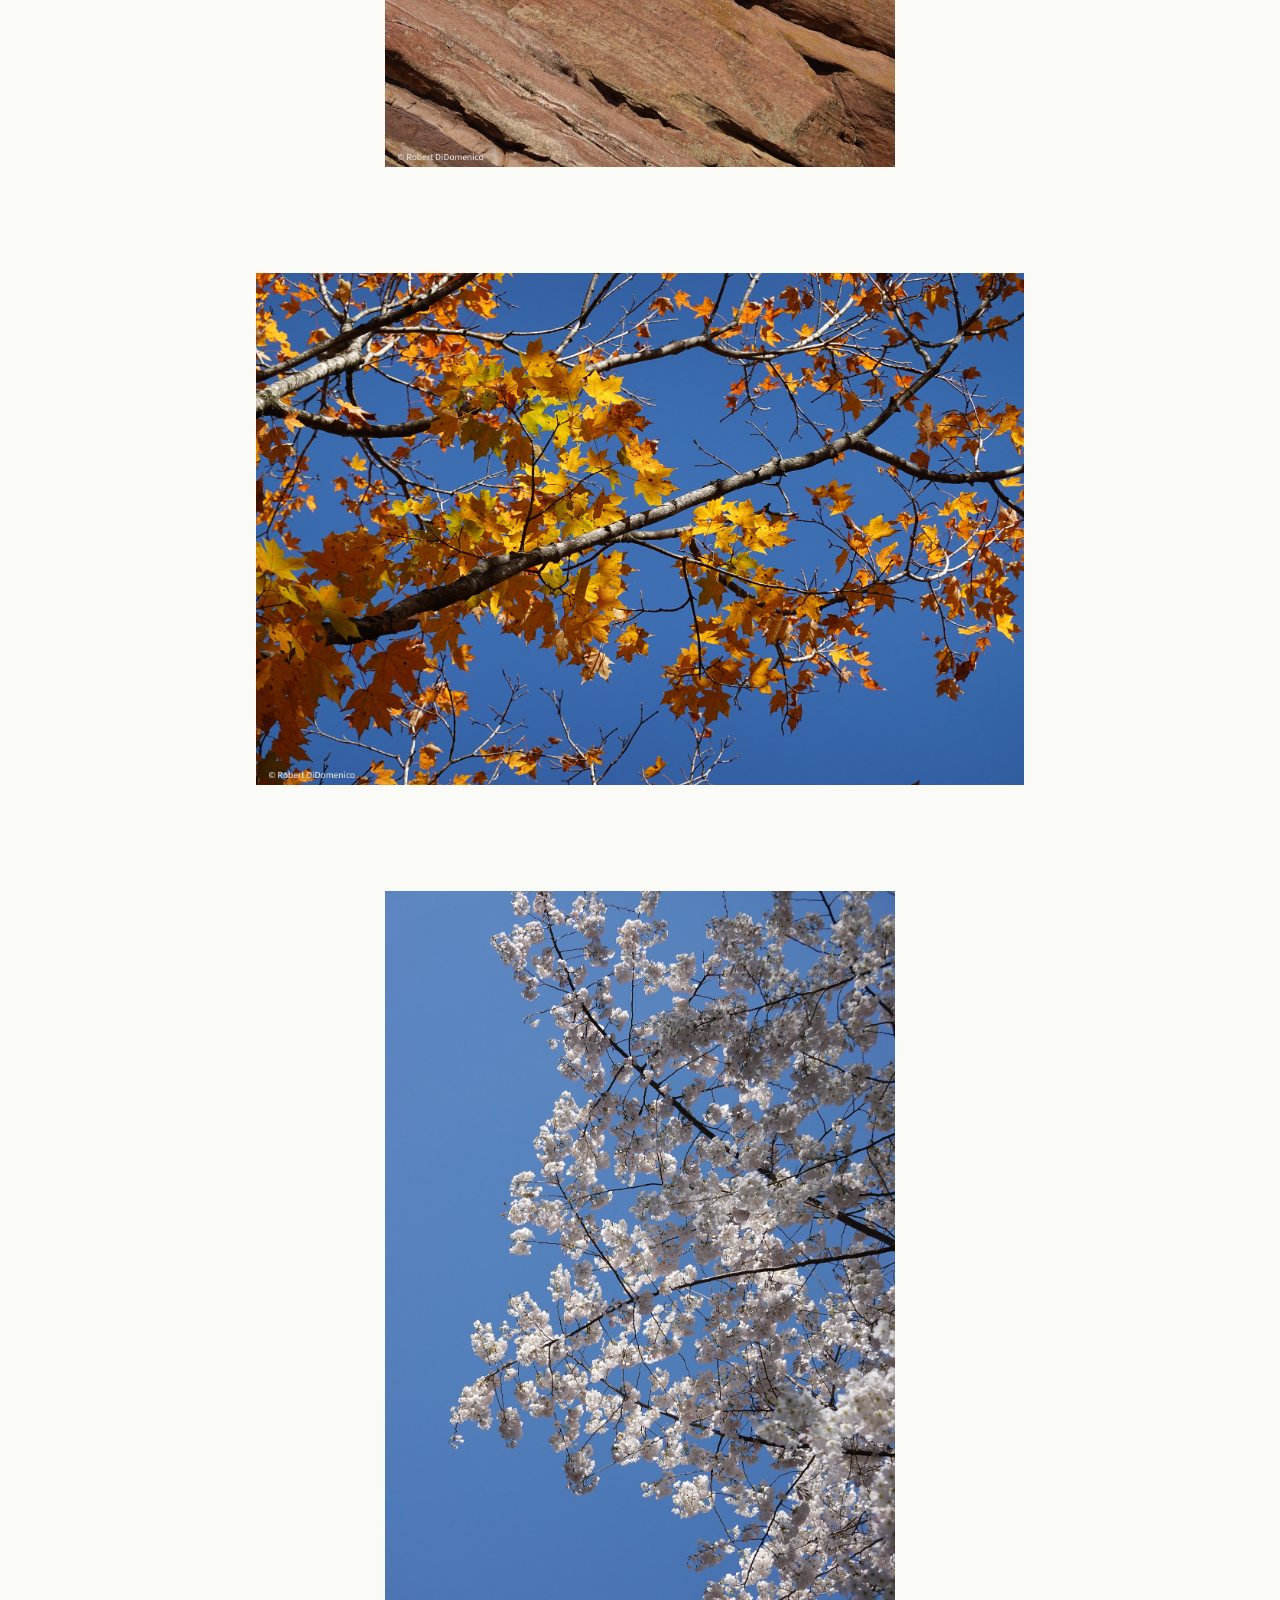
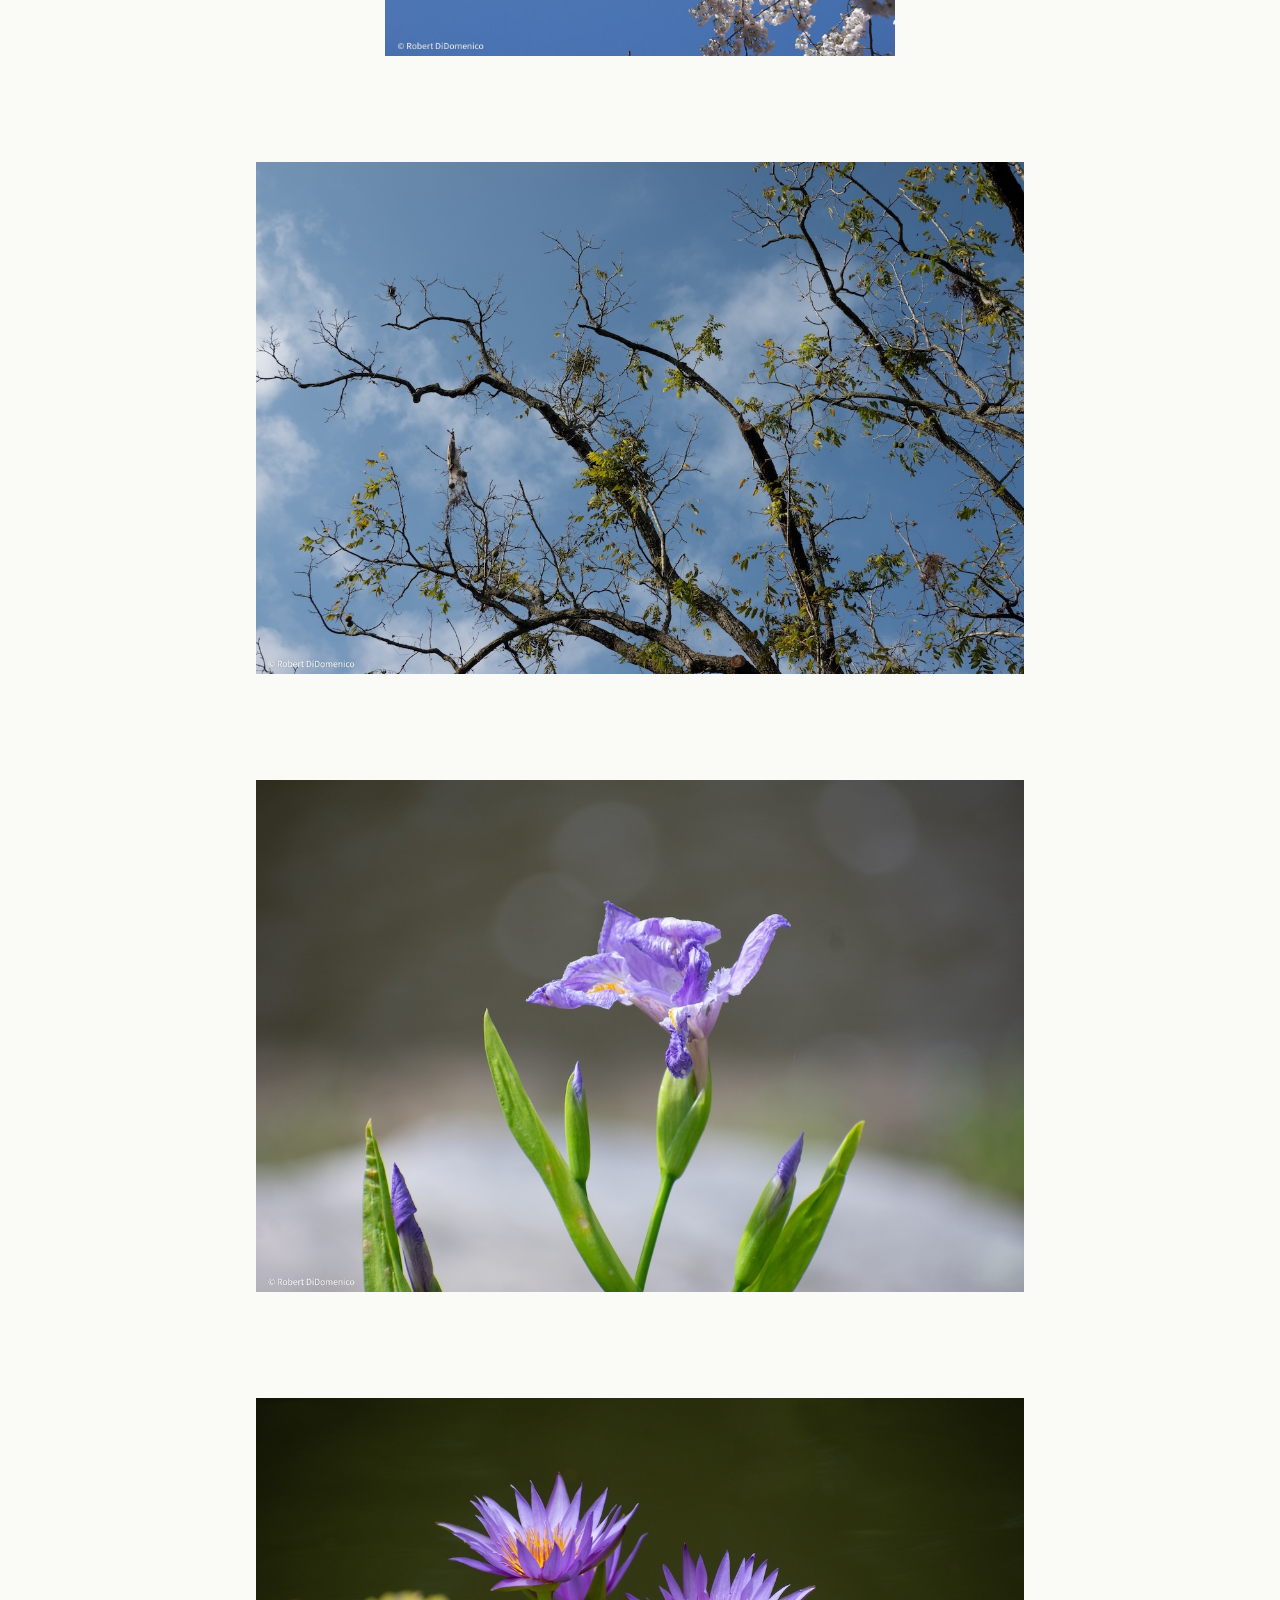
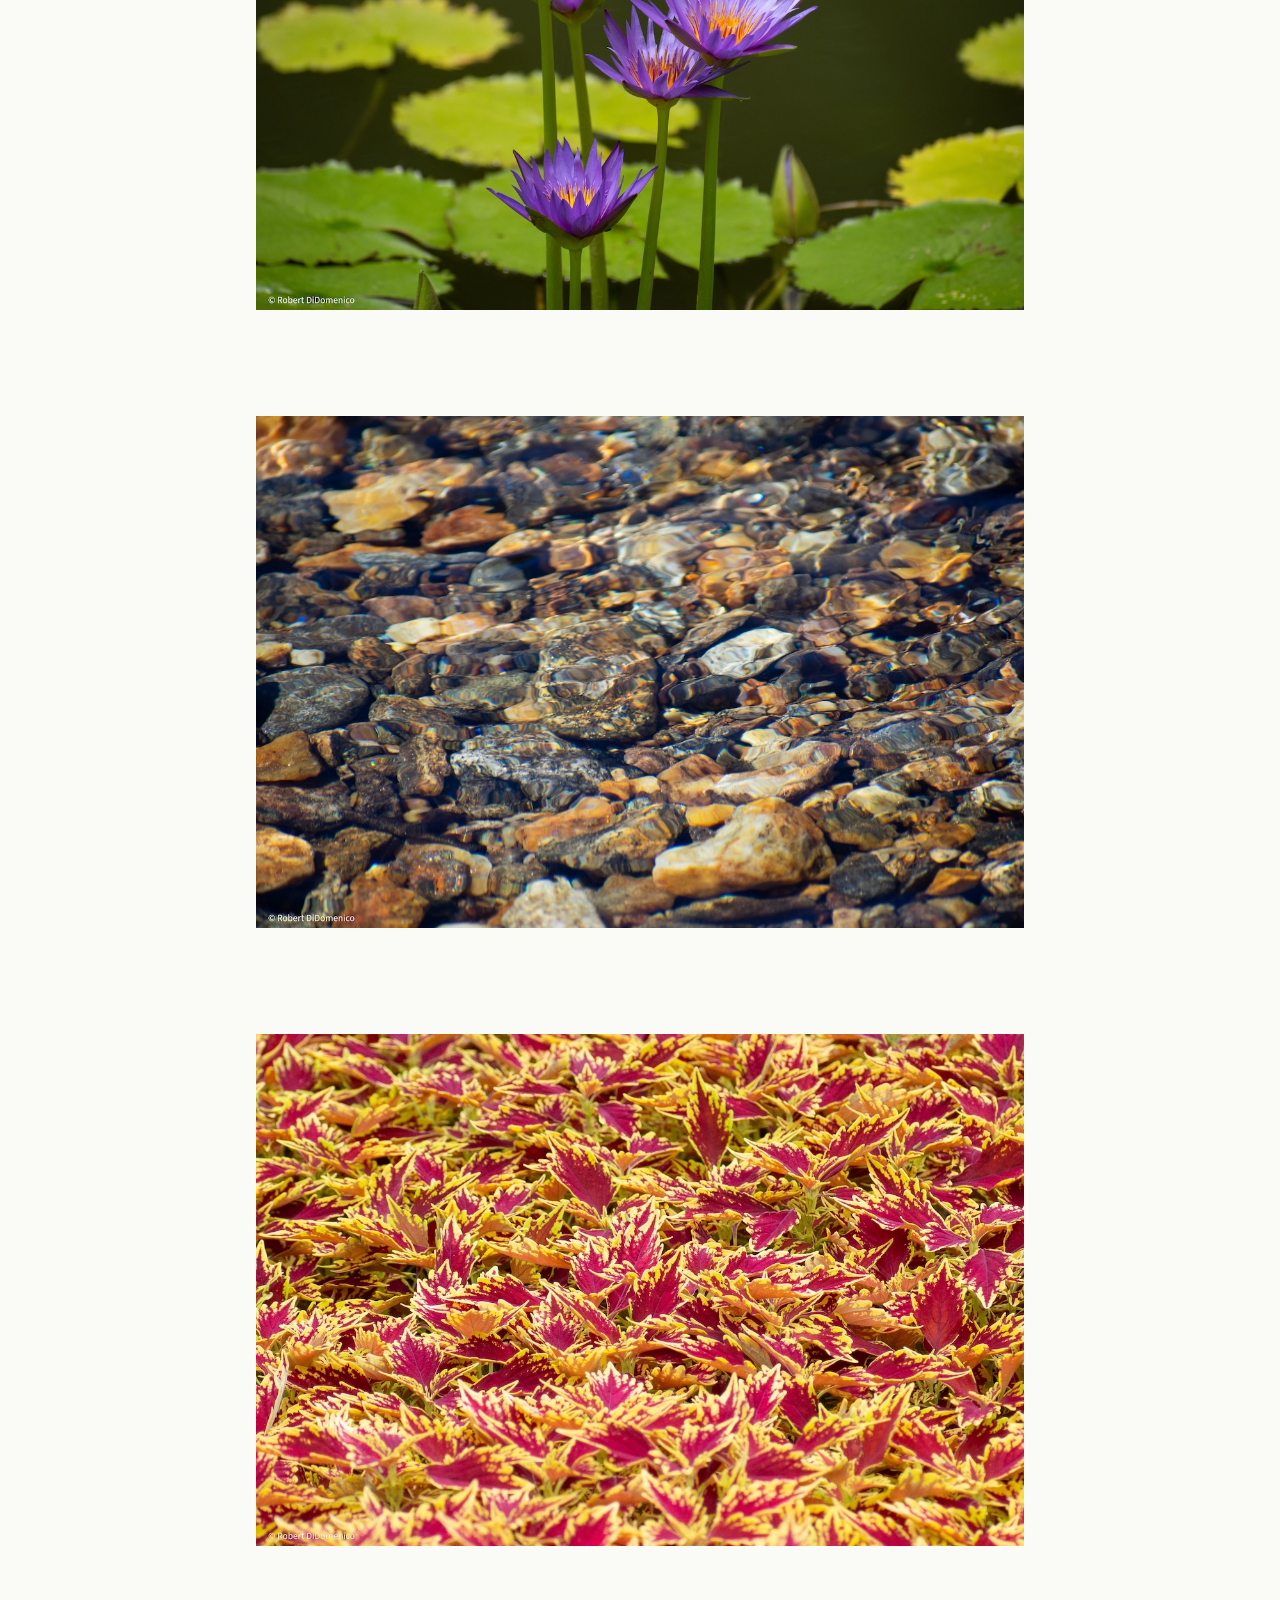
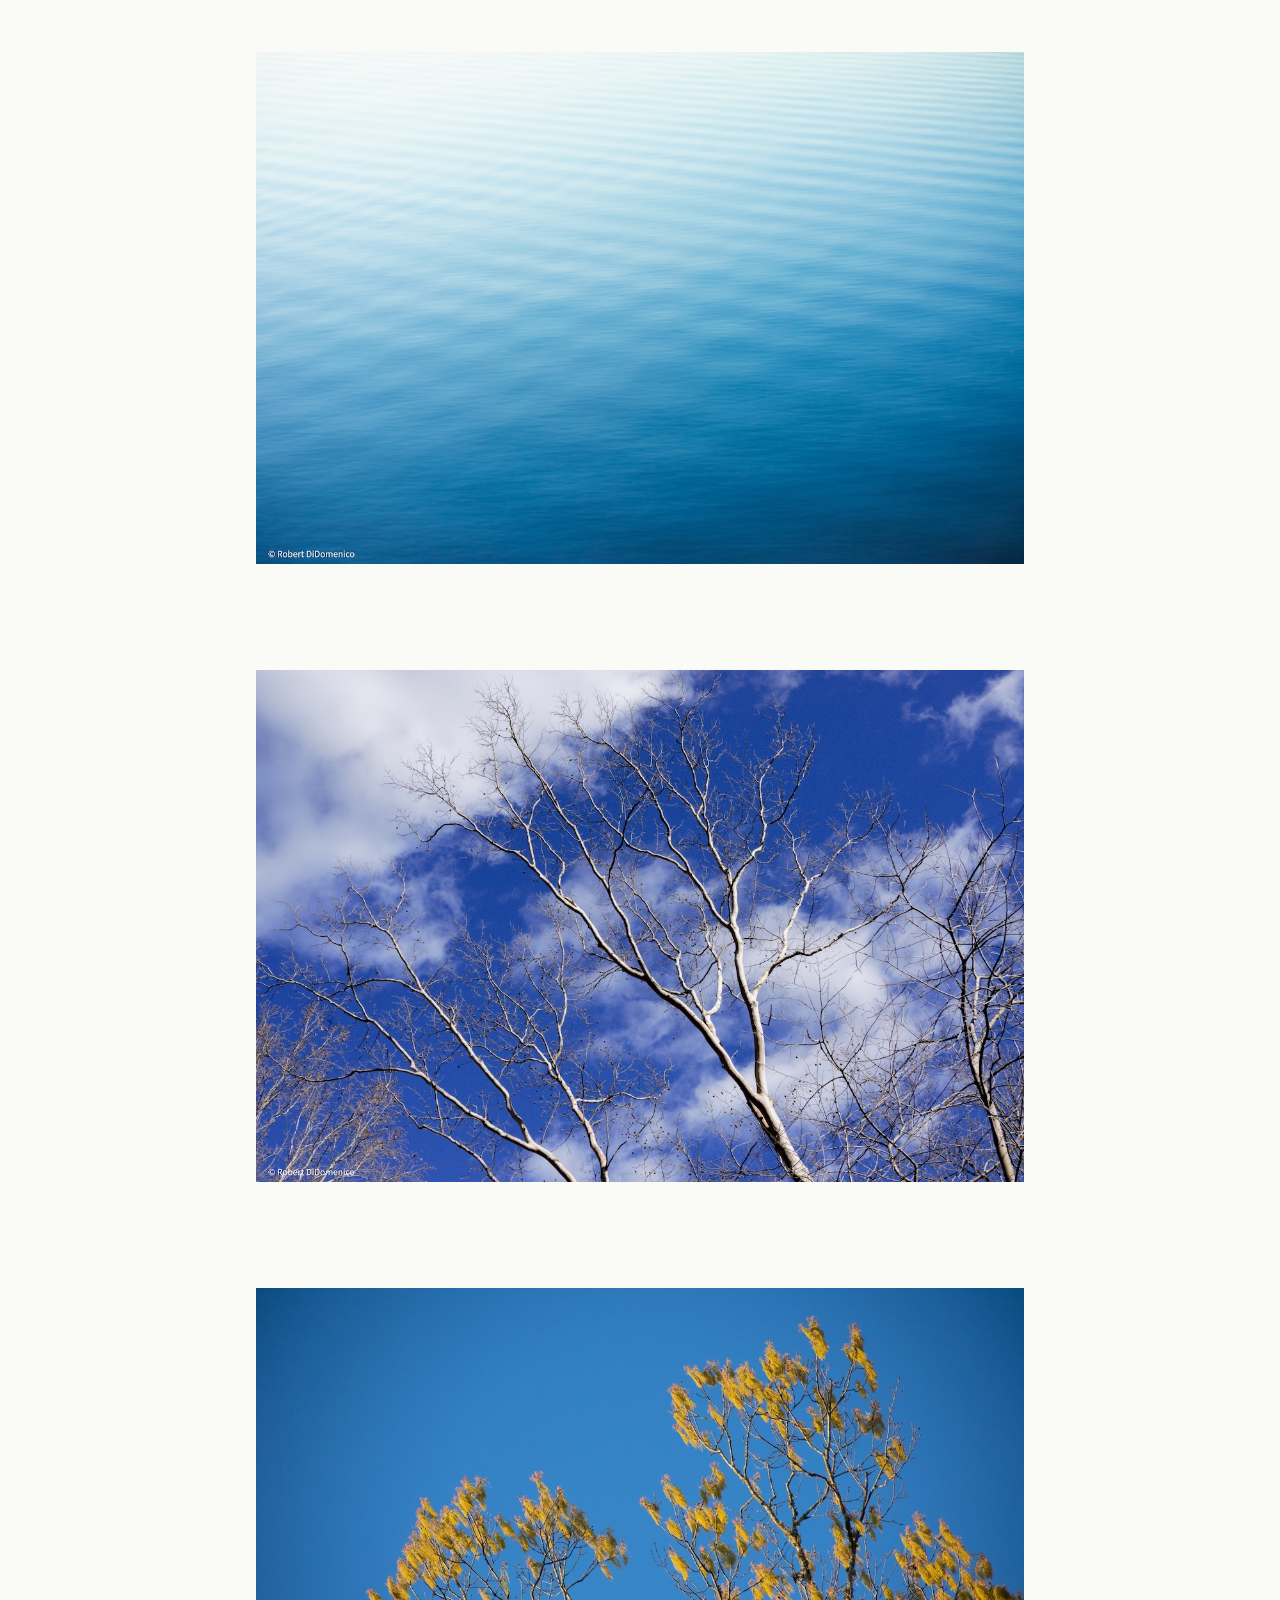
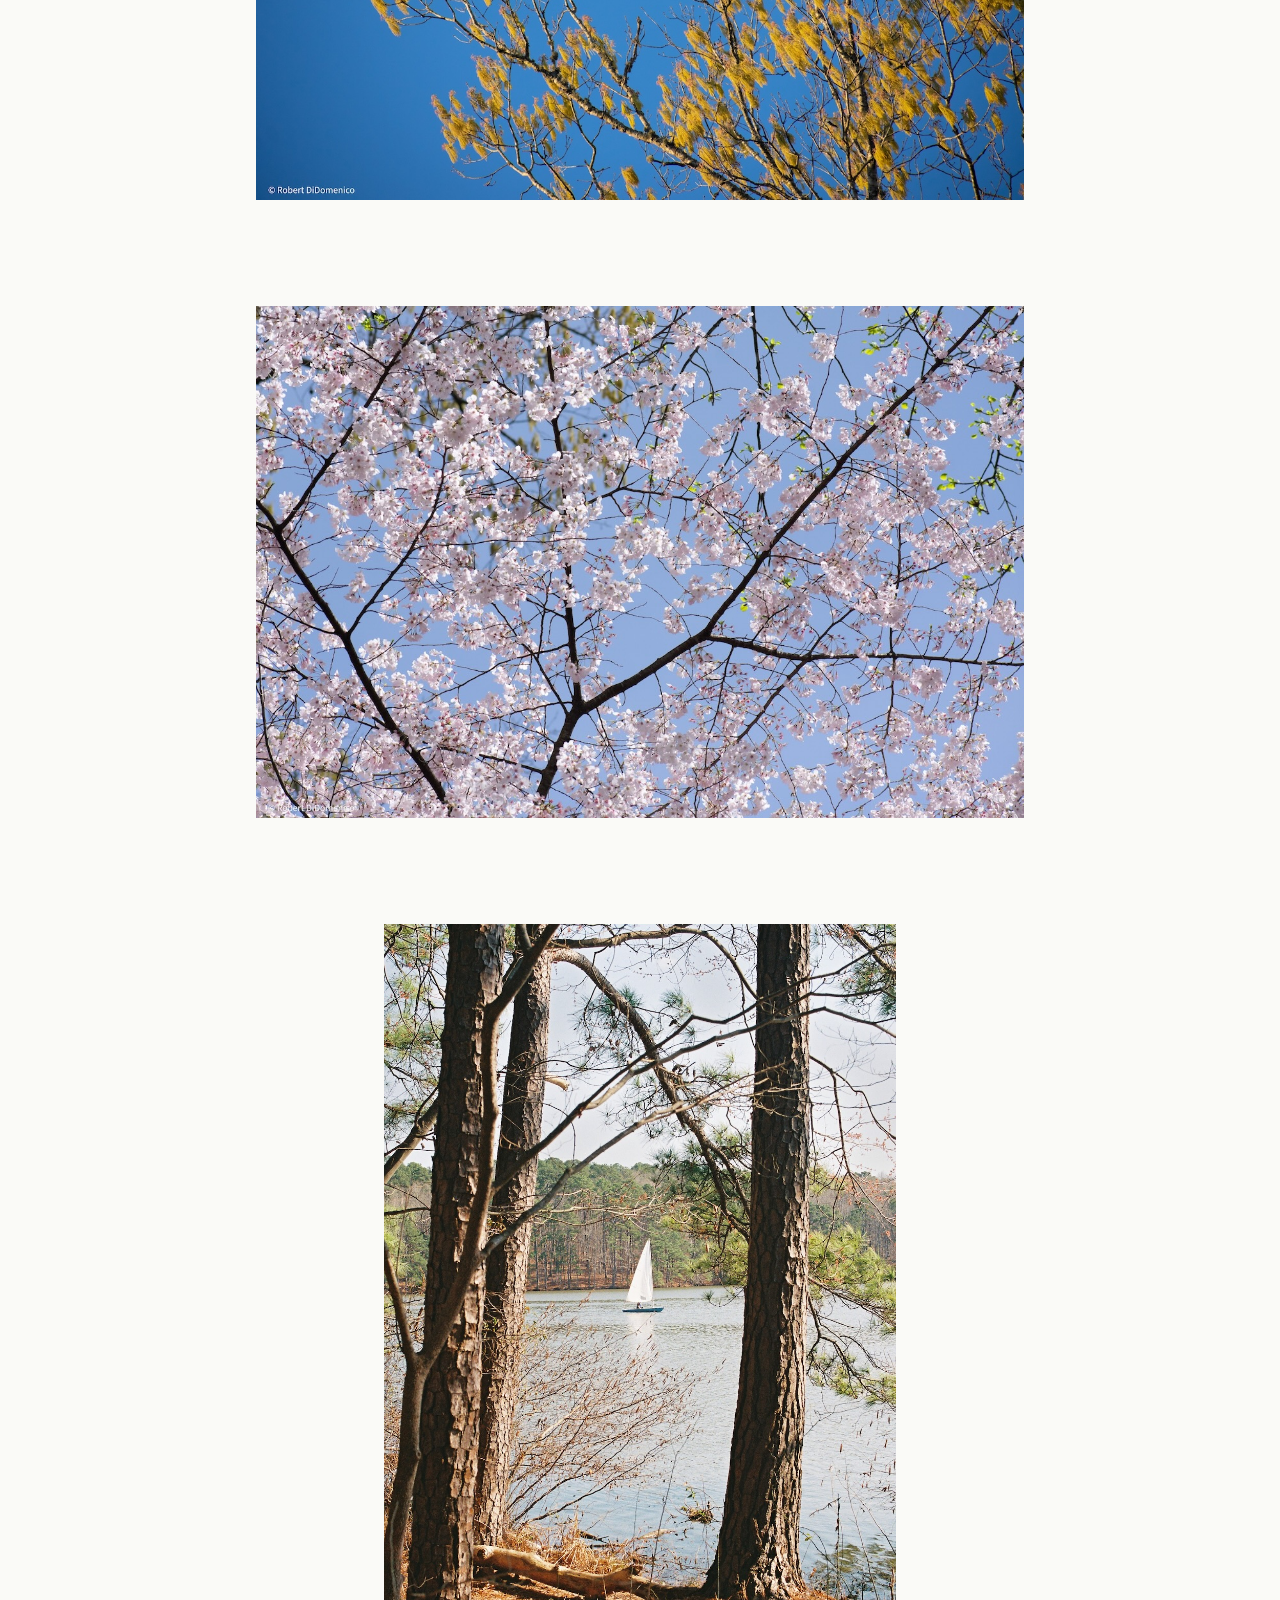
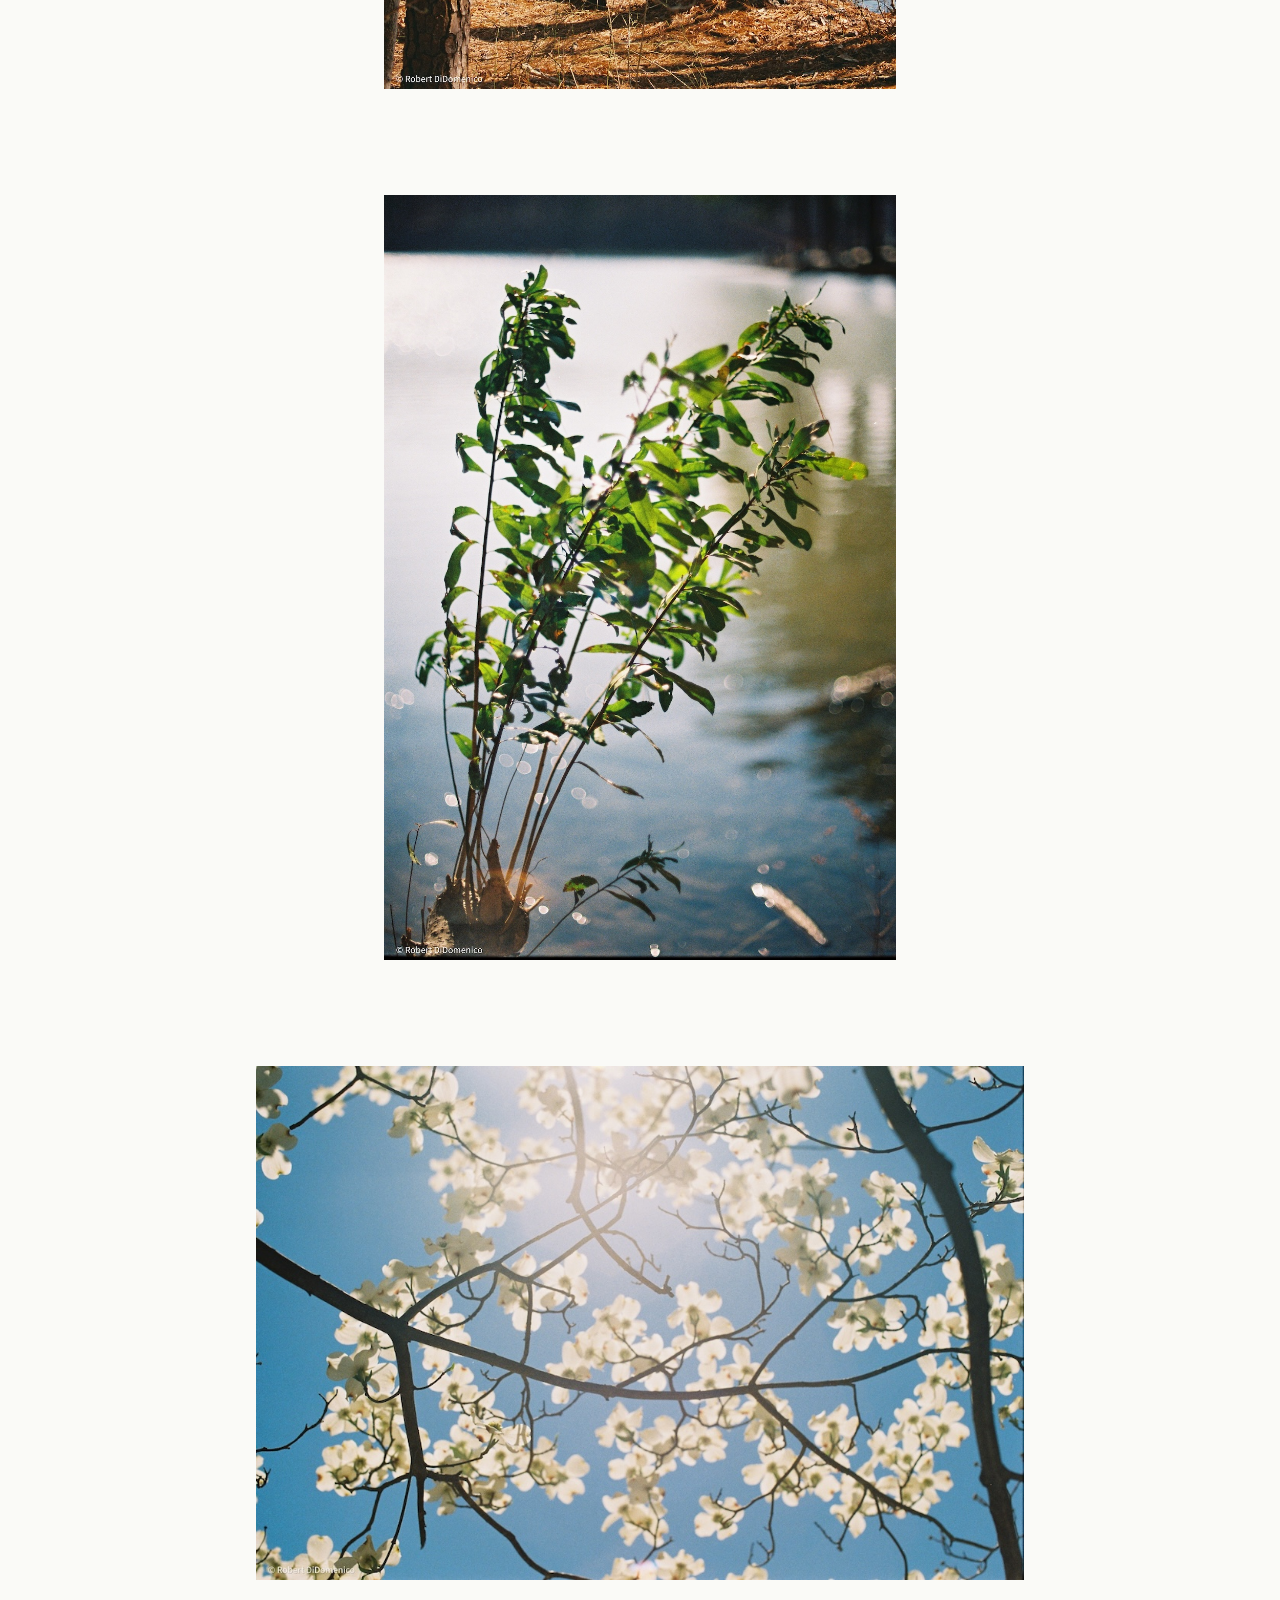
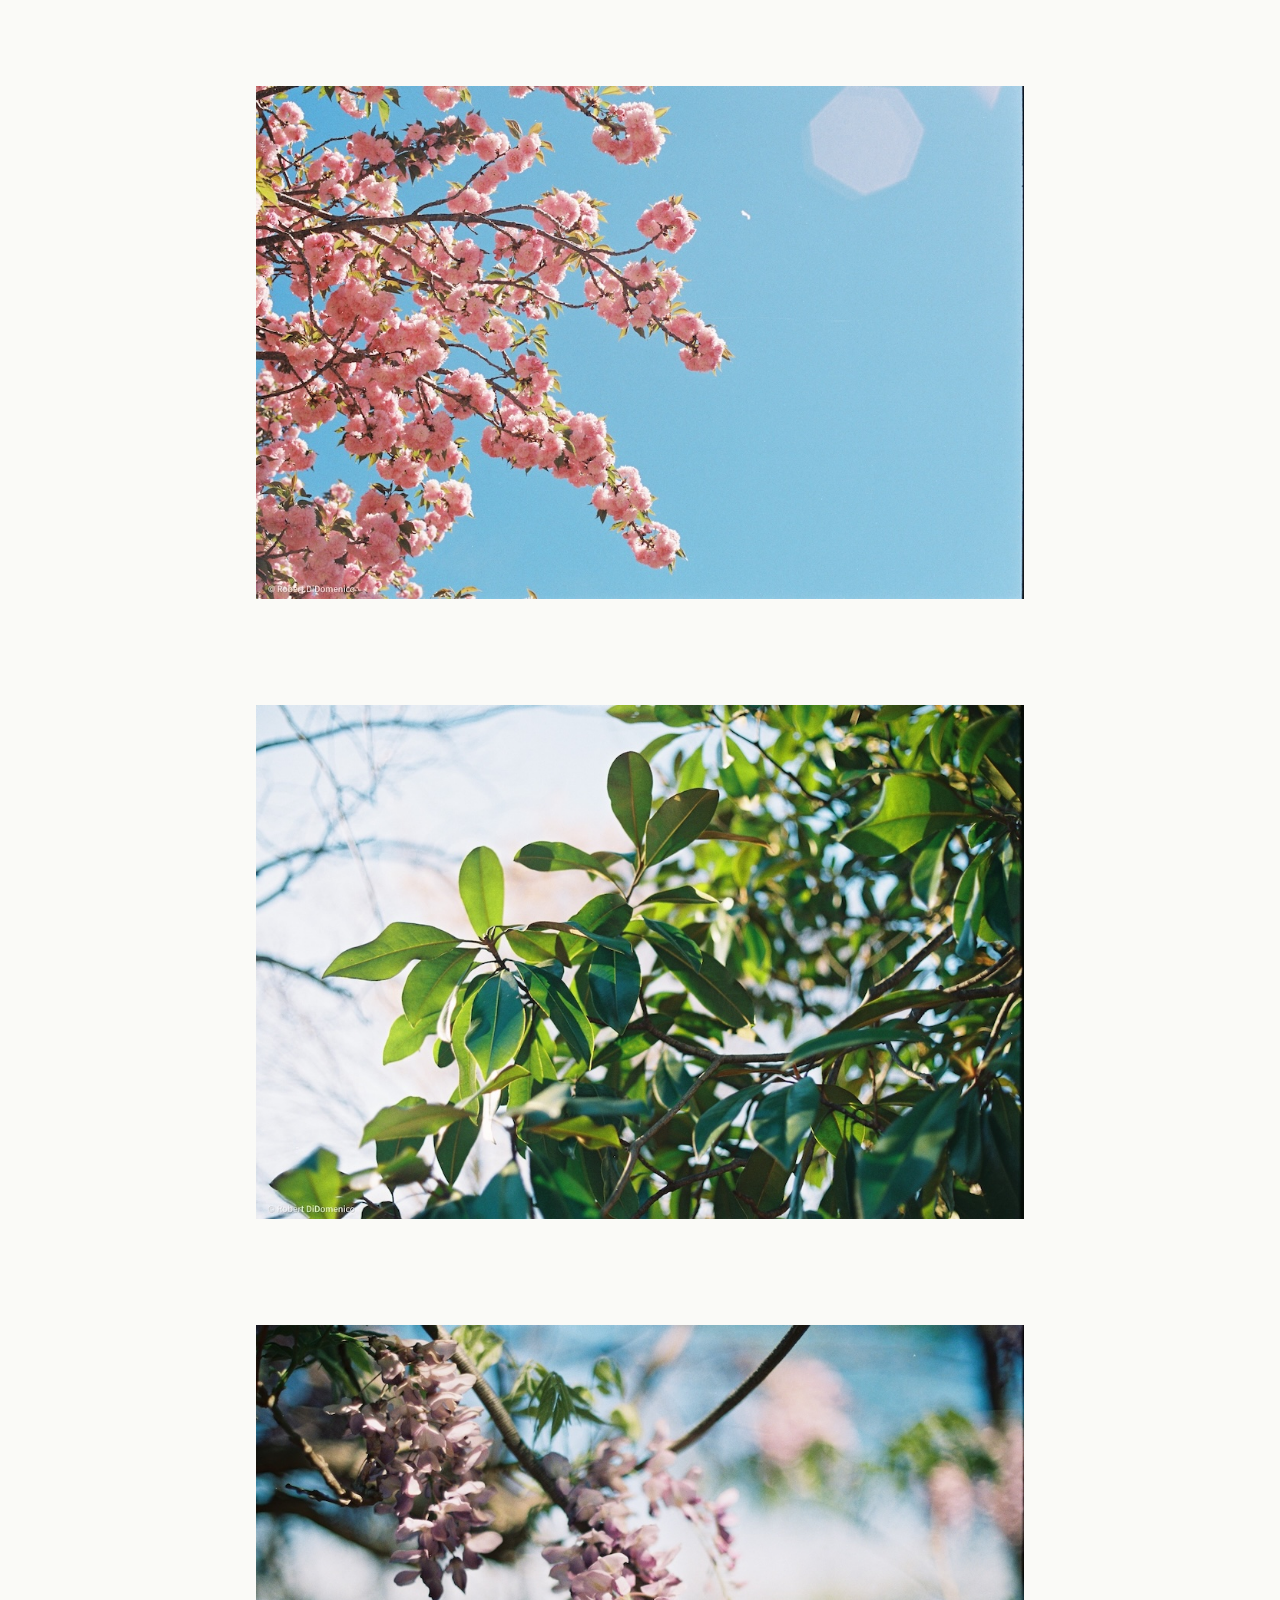
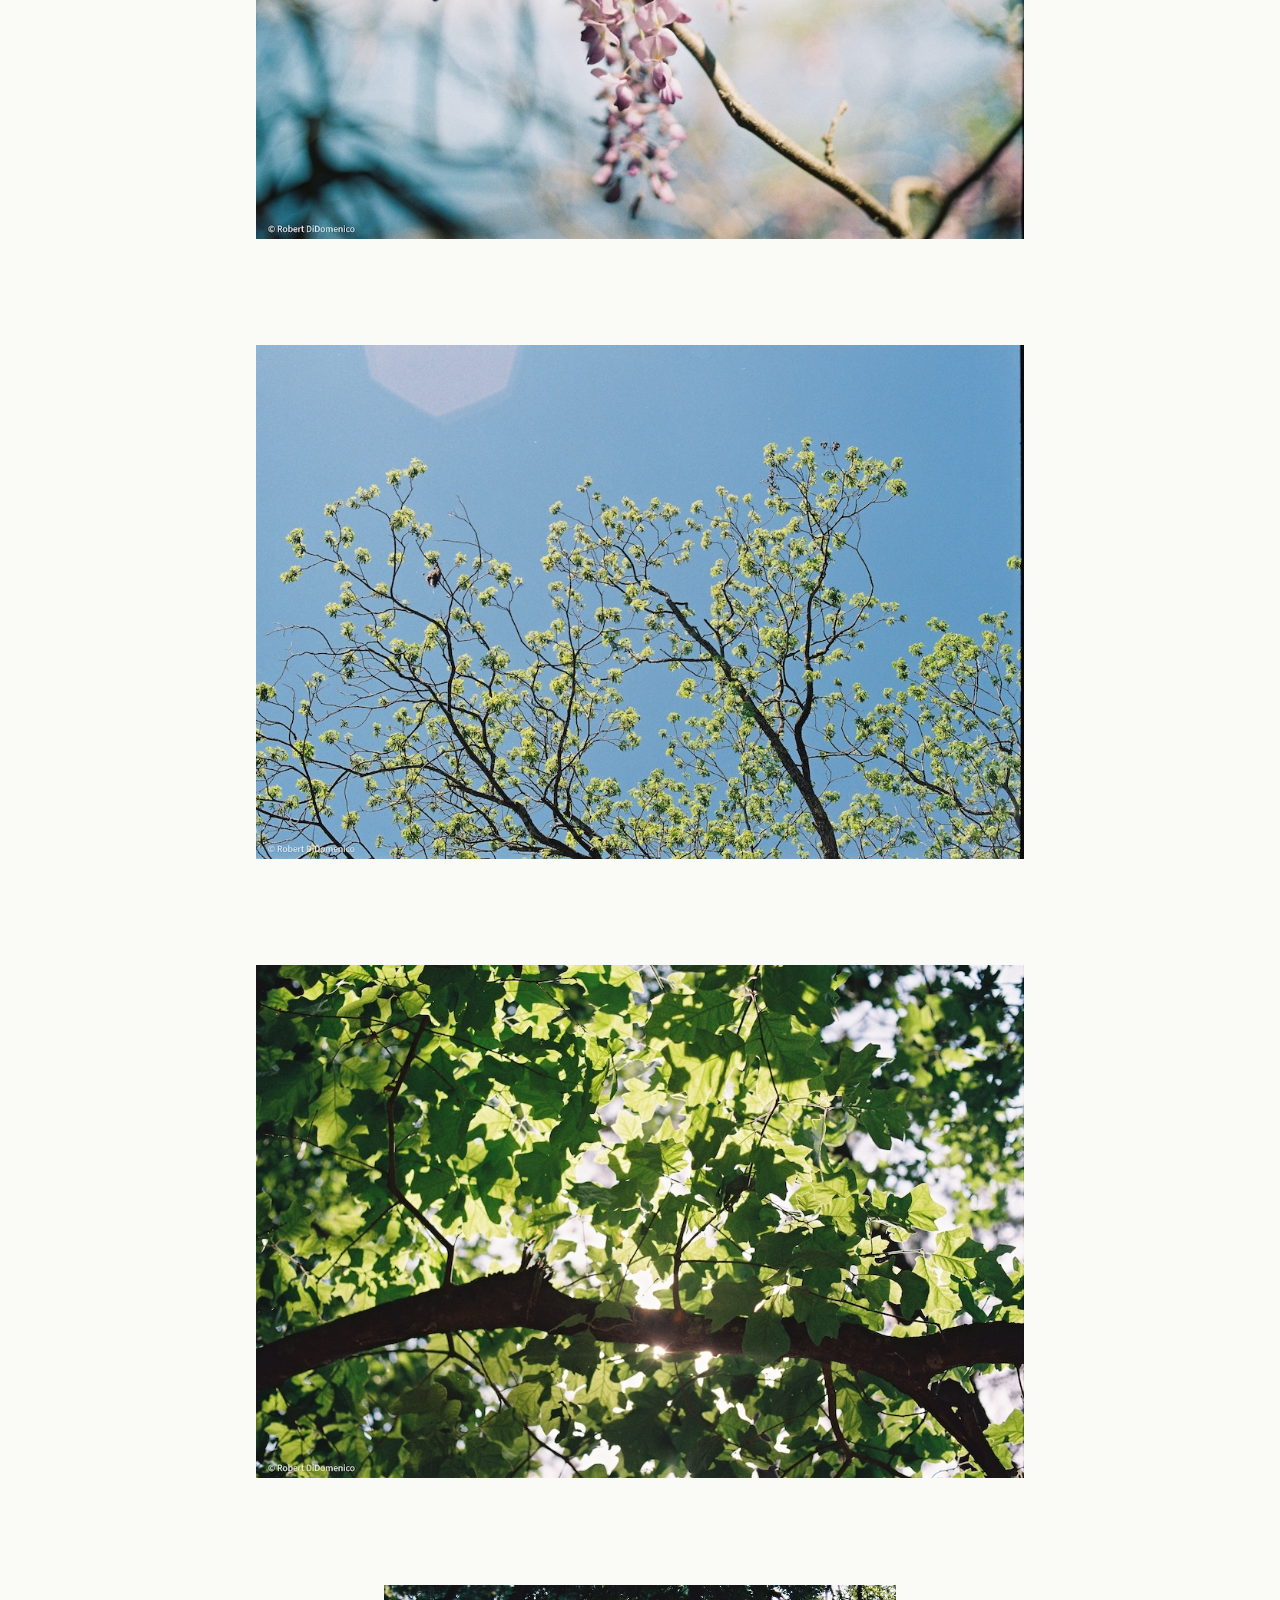
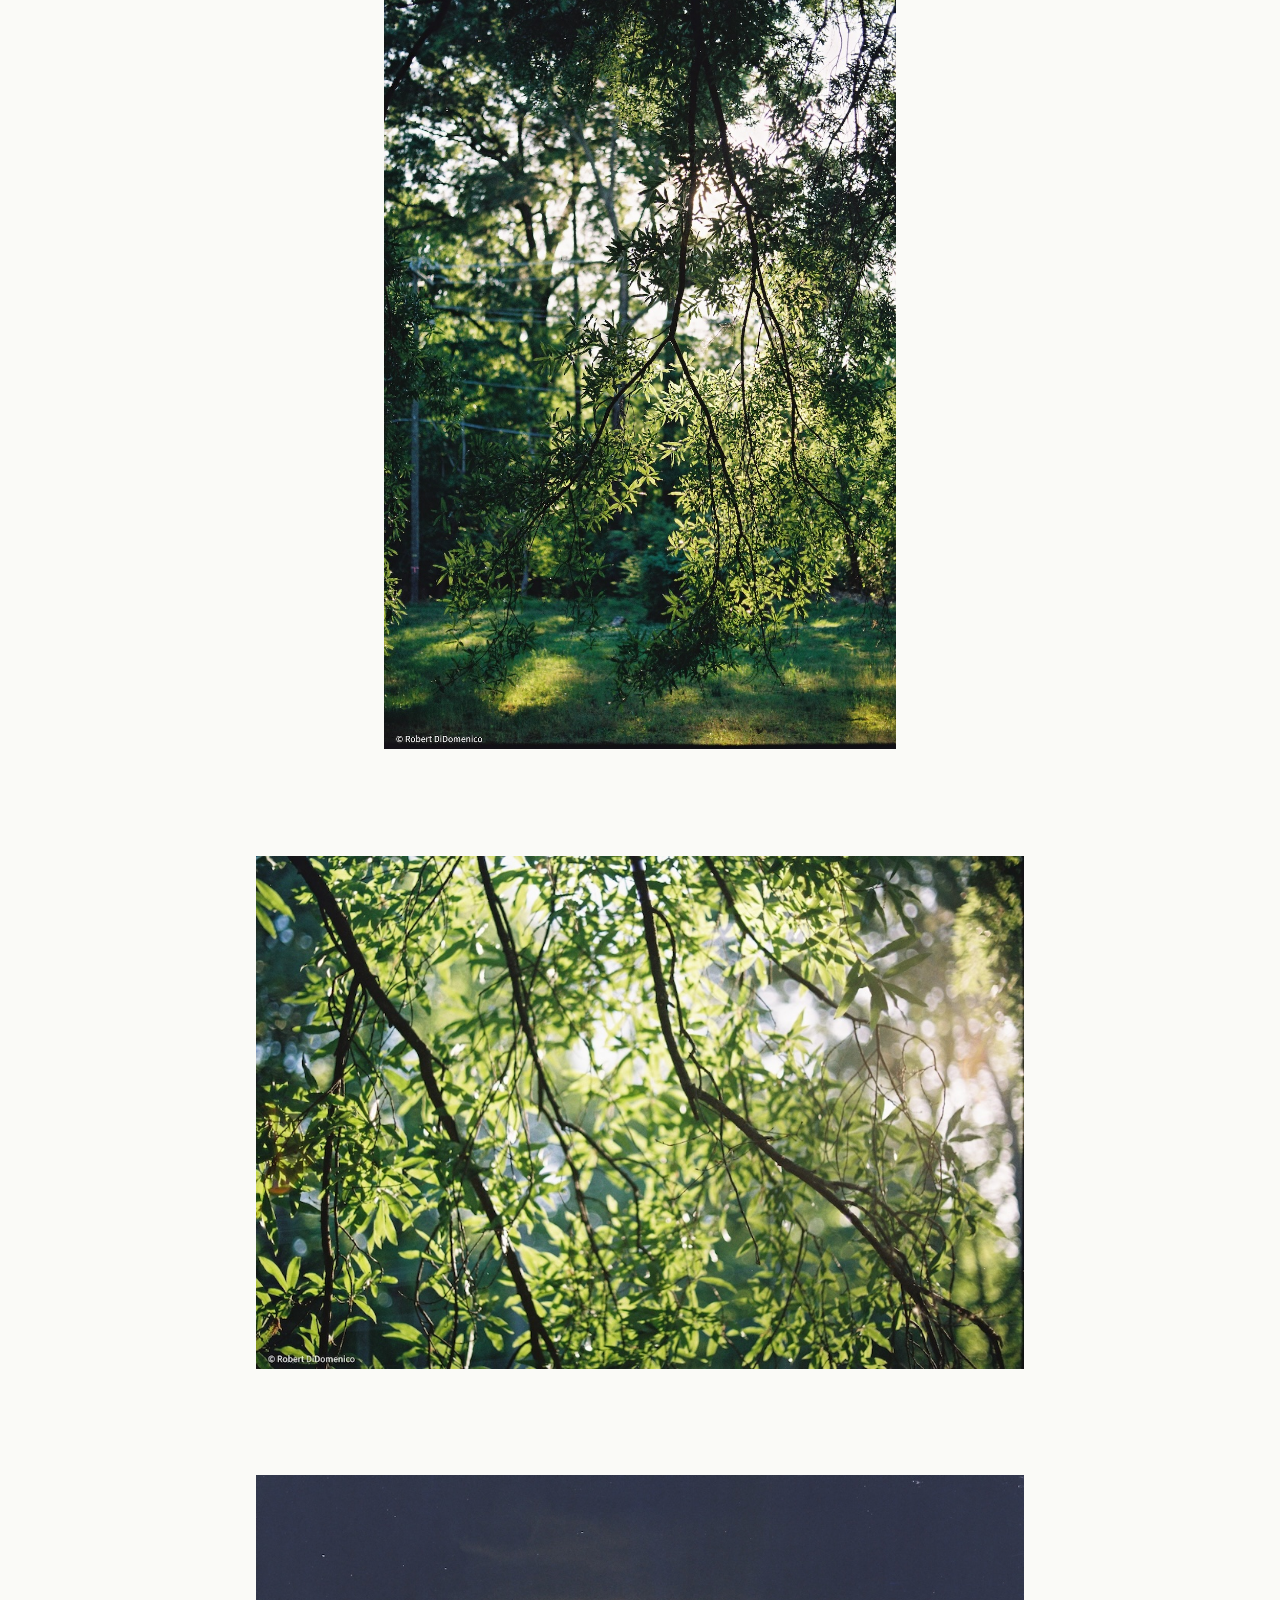
<file: flora.html>
<!DOCTYPE html>
<html lang="en">
<head>
<meta charset="UTF-8">
<meta name="viewport" content="width=device-width, initial-scale=1.0">
<title>flora — Rob DiDomenico</title>
<meta name="description" content="Flora — photographs by Rob DiDomenico.">

<meta property="og:title" content="flora — rcdido.com">
<meta property="og:description" content="Photographs by Rob DiDomenico.">
<meta property="og:image" content="https://www.rcdido.com/photos/flora/flora-46.jpg">
<meta property="og:url" content="https://www.rcdido.com/flora.html">
<meta property="og:type" content="article">
<meta name="twitter:card" content="summary_large_image">
<meta name="twitter:title" content="flora — rcdido.com">
<meta name="twitter:description" content="Photographs by Rob DiDomenico.">
<meta name="twitter:image" content="https://www.rcdido.com/photos/flora/flora-46.jpg">

<link rel="preconnect" href="https://fonts.googleapis.com">
<link rel="preconnect" href="https://fonts.gstatic.com" crossorigin>
<link href="https://fonts.googleapis.com/css2?family=Lora:ital,wght@0,400;0,500;1,400&family=JetBrains+Mono:wght@400;500&display=swap" rel="stylesheet">
<link rel="stylesheet" href="style.css">
<link rel="icon" href="data:image/svg+xml,<svg xmlns=%22http://www.w3.org/2000/svg%22 viewBox=%220 0 100 100%22><text y=%22.9em%22 font-size=%2290%22>📷</text></svg>">
</head>
<body>
<main class="series">
  <header class="series-header">
    <a href="index.html" class="back">← Index</a>
    <h1>flora</h1>
    <p class="series-note"> mostly trees</p>
    <p class="series-meta"> · Nikon D3200, D7200, Sony RX100VII, Nikon F3</p>
  </header>

  <section class="photos">
    <figure>
      <img src="photos/flora/flora-11.jpg" alt="">
      <figcaption></figcaption>
    </figure>
    <figure>
      <img src="photos/flora/flora-46.jpg" alt="">
      <figcaption></figcaption>
    </figure>
    <figure>
      <img src="photos/flora/flora-35.jpg" alt="">
      <figcaption></figcaption>
    </figure>
    <figure>
      <img src="photos/flora/flora-41.jpg" alt="">
      <figcaption></figcaption>
    </figure>
    <figure>
      <img src="photos/flora/flora-05.jpg" alt="">
      <figcaption></figcaption>
    </figure>
    <figure>
      <img src="photos/flora/flora-09.jpg" alt="">
      <figcaption></figcaption>
    </figure>
    <figure>
      <img src="photos/flora/flora-10.jpg" alt="">
      <figcaption></figcaption>
    </figure>
    <figure>
      <img src="photos/flora/flora-12.jpg" alt="">
      <figcaption></figcaption>
    </figure>
    <figure>
      <img src="photos/flora/flora-14.jpg" alt="">
      <figcaption></figcaption>
    </figure>
    <figure>
      <img src="photos/flora/flora-15.jpg" alt="">
      <figcaption></figcaption>
    </figure>
    <figure>
      <img src="photos/flora/flora-16.jpg" alt="">
      <figcaption></figcaption>
    </figure>
    <figure>
      <img src="photos/flora/flora-17.jpg" alt="">
      <figcaption></figcaption>
    </figure>
    <figure>
      <img src="photos/flora/flora-19.jpg" alt="">
      <figcaption></figcaption>
    </figure>
    <figure>
      <img src="photos/flora/flora-20.jpg" alt="">
      <figcaption></figcaption>
    </figure>
    <figure>
      <img src="photos/flora/flora-22.jpg" alt="">
      <figcaption></figcaption>
    </figure>
    <figure>
      <img src="photos/flora/flora-23.jpg" alt="">
      <figcaption></figcaption>
    </figure>
    <figure>
      <img src="photos/flora/flora-24.jpg" alt="">
      <figcaption></figcaption>
    </figure>
    <figure>
      <img src="photos/flora/flora-25.jpg" alt="">
      <figcaption></figcaption>
    </figure>
    <figure>
      <img src="photos/flora/flora-27.jpg" alt="">
      <figcaption></figcaption>
    </figure>
    <figure>
      <img src="photos/flora/flora-28.jpg" alt="">
      <figcaption></figcaption>
    </figure>
    <figure>
      <img src="photos/flora/flora-29.jpg" alt="">
      <figcaption></figcaption>
    </figure>
    <figure>
      <img src="photos/flora/flora-30.jpg" alt="">
      <figcaption></figcaption>
    </figure>
    <figure>
      <img src="photos/flora/flora-31.jpg" alt="">
      <figcaption></figcaption>
    </figure>
    <figure>
      <img src="photos/flora/flora-32.jpg" alt="">
      <figcaption></figcaption>
    </figure>
    <figure>
      <img src="photos/flora/flora-33.jpg" alt="">
      <figcaption></figcaption>
    </figure>
        <figure>
      <img src="photos/flora/flora-34.jpg" alt="">
      <figcaption></figcaption>
    </figure>
        <figure>
      <img src="photos/flora/flora-03.jpg" alt="">
      <figcaption></figcaption>
    </figure>
        <figure>
      <img src="photos/flora/flora-36.jpg" alt="">
      <figcaption></figcaption>
    </figure>
        <figure>
      <img src="photos/flora/flora-37.jpg" alt="">
      <figcaption></figcaption>
    </figure>
        <figure>
      <img src="photos/flora/flora-38.jpg" alt="">
      <figcaption></figcaption>
    </figure>
        <figure>
      <img src="photos/flora/flora-40.jpg" alt="">
      <figcaption></figcaption>
    </figure>
        <figure>
      <img src="photos/flora/flora-04.jpg" alt="">
      <figcaption></figcaption>
    </figure>
            <figure>
      <img src="photos/flora/flora-44.jpg" alt="">
      <figcaption></figcaption>
    </figure>
            <figure>
      <img src="photos/flora/flora-45.jpg" alt="">
      <figcaption></figcaption>
    </figure>
            <figure>
      <img src="photos/flora/flora-02.jpg" alt="">
      <figcaption></figcaption>
    </figure>
                <figure>
      <img src="photos/flora/flora-47.jpg" alt="">
      <figcaption></figcaption>
    </figure>
  </section>

  <footer class="series-footer">
    <a href="index.html">← Back to index</a>
  </footer>
</main>
</body>
</html>
</file>
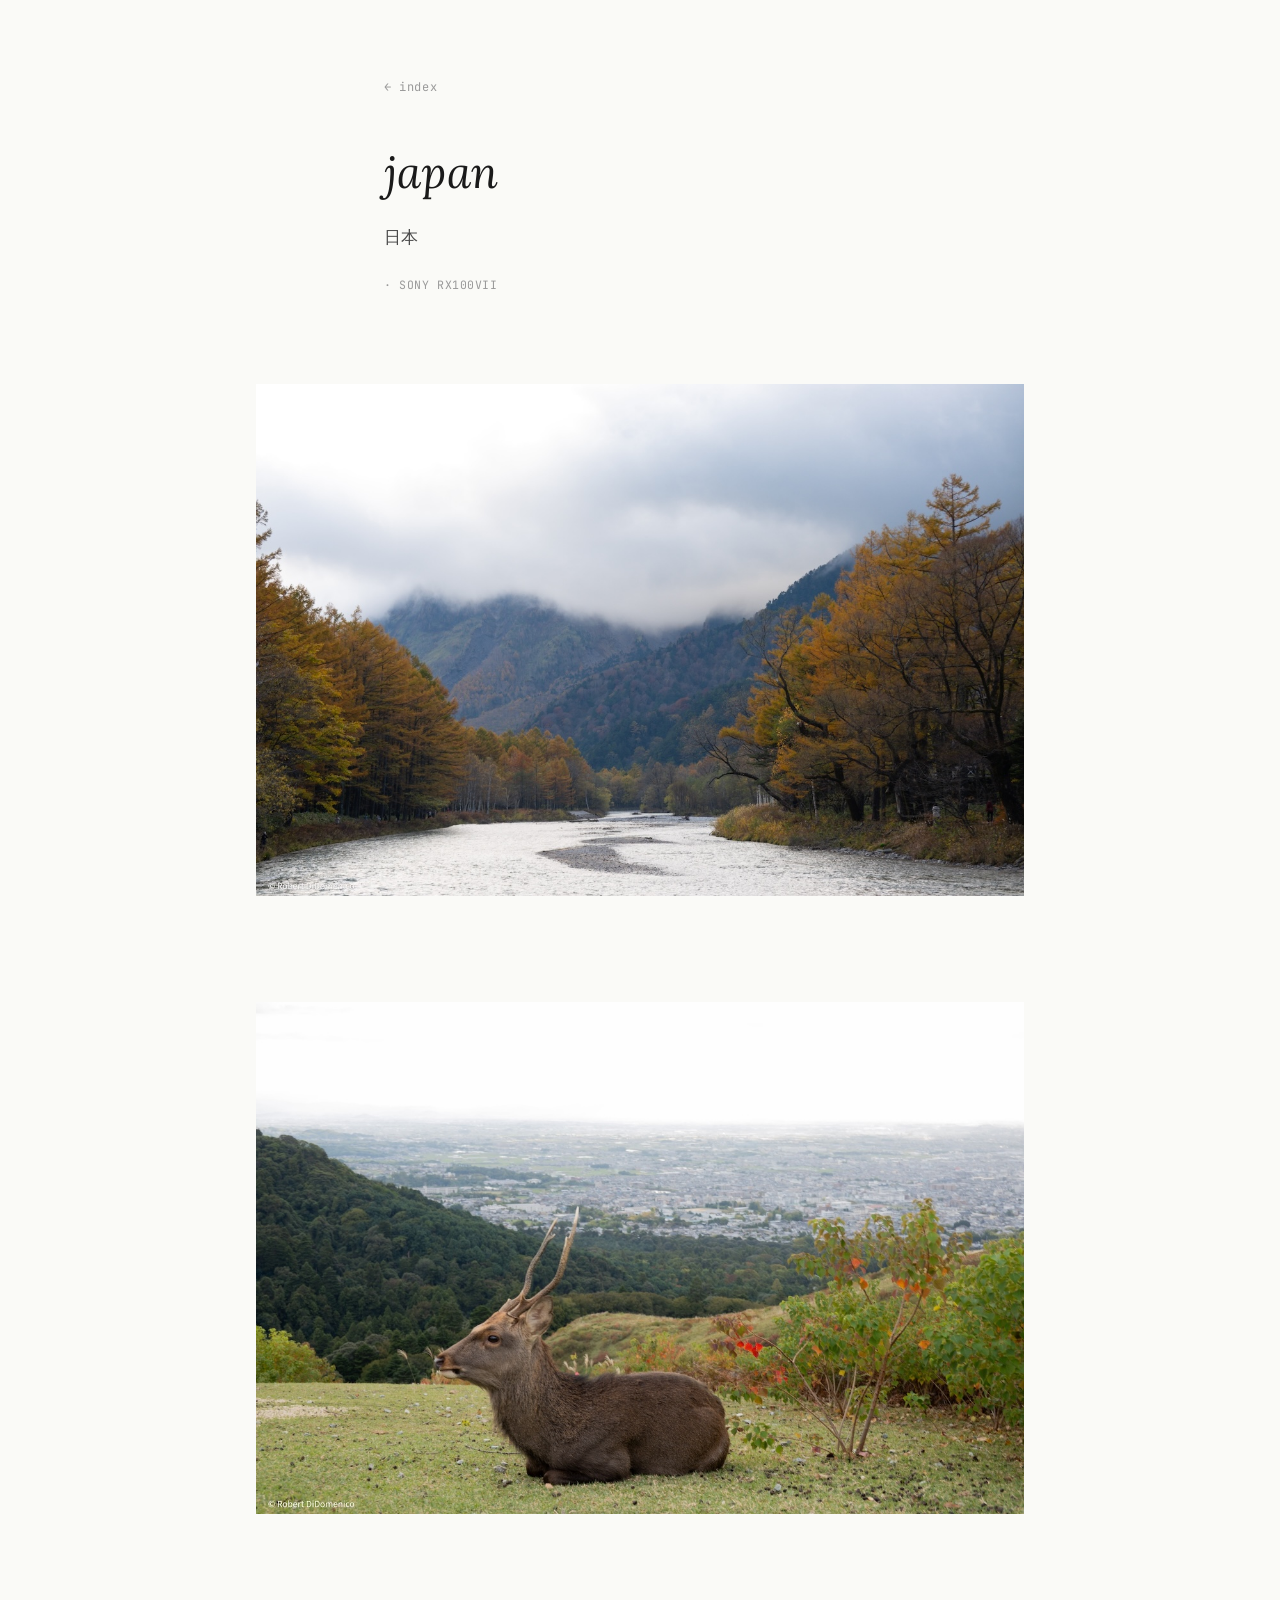
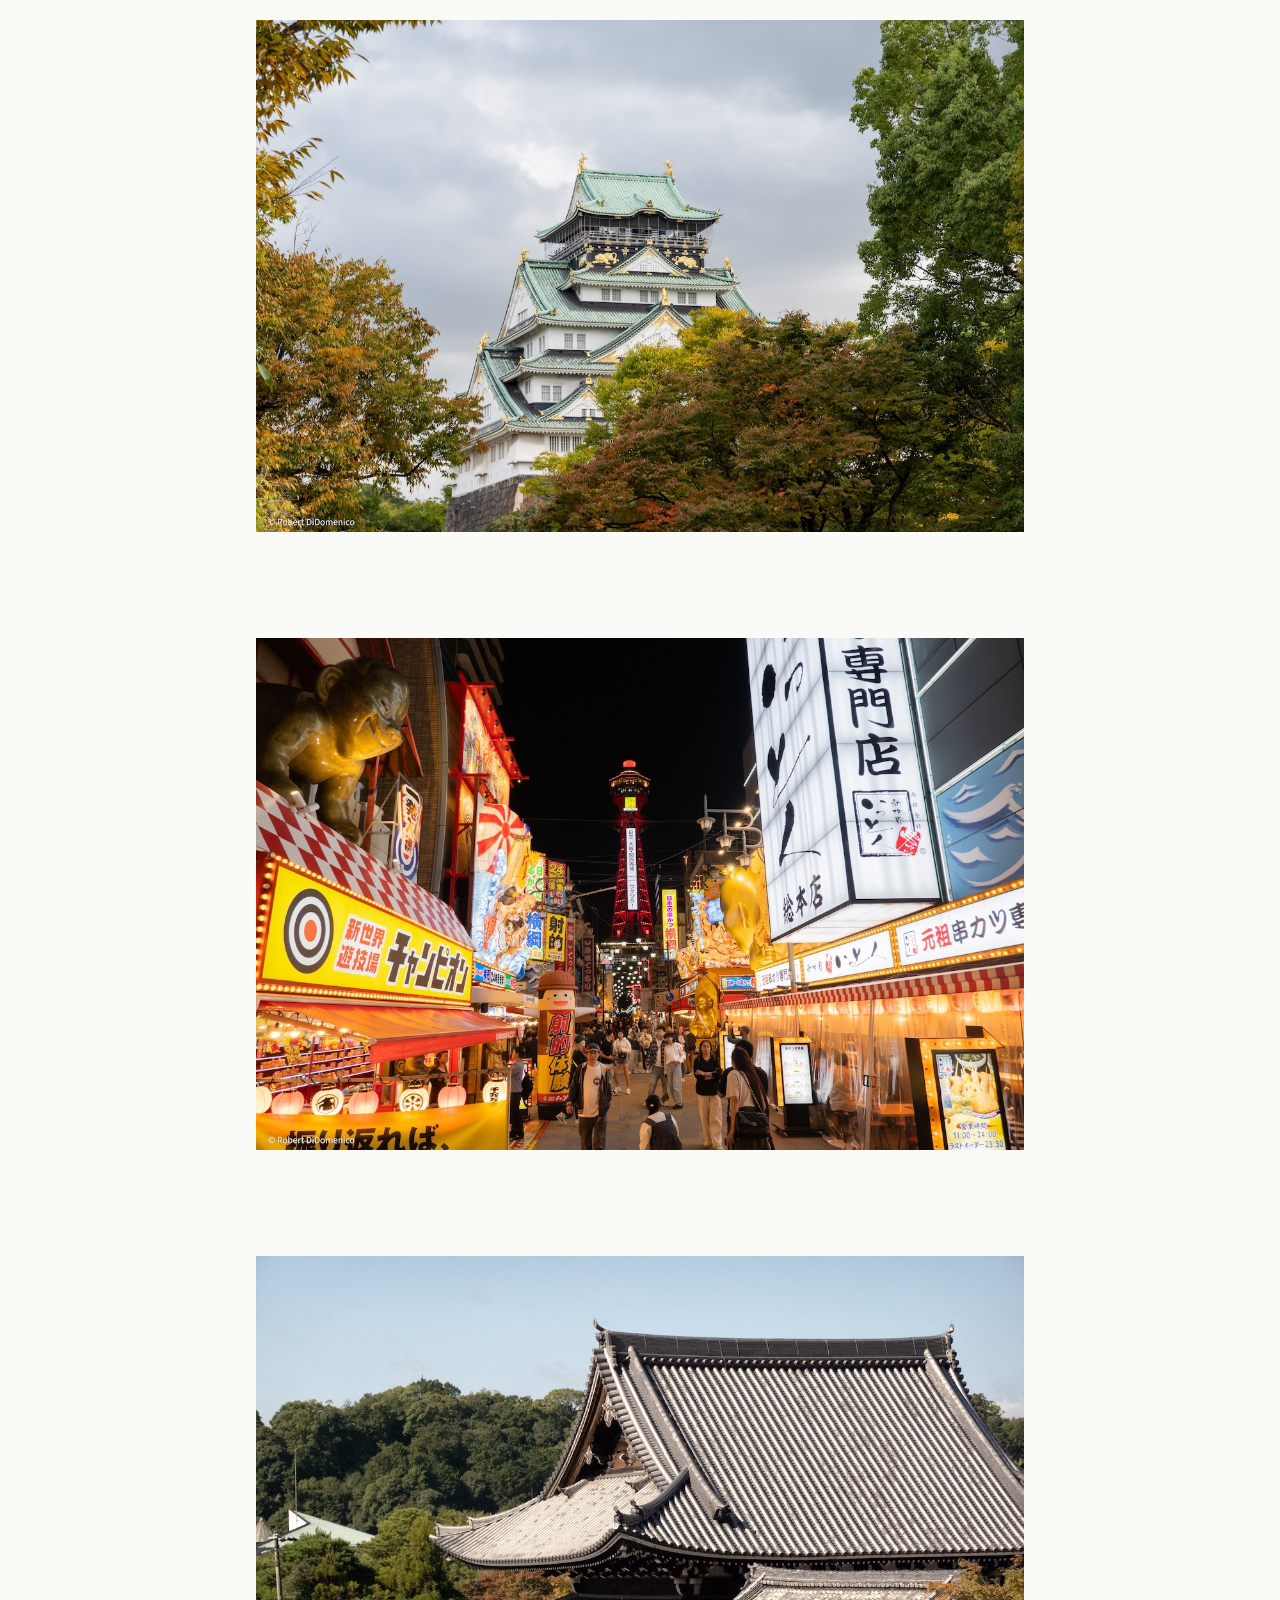
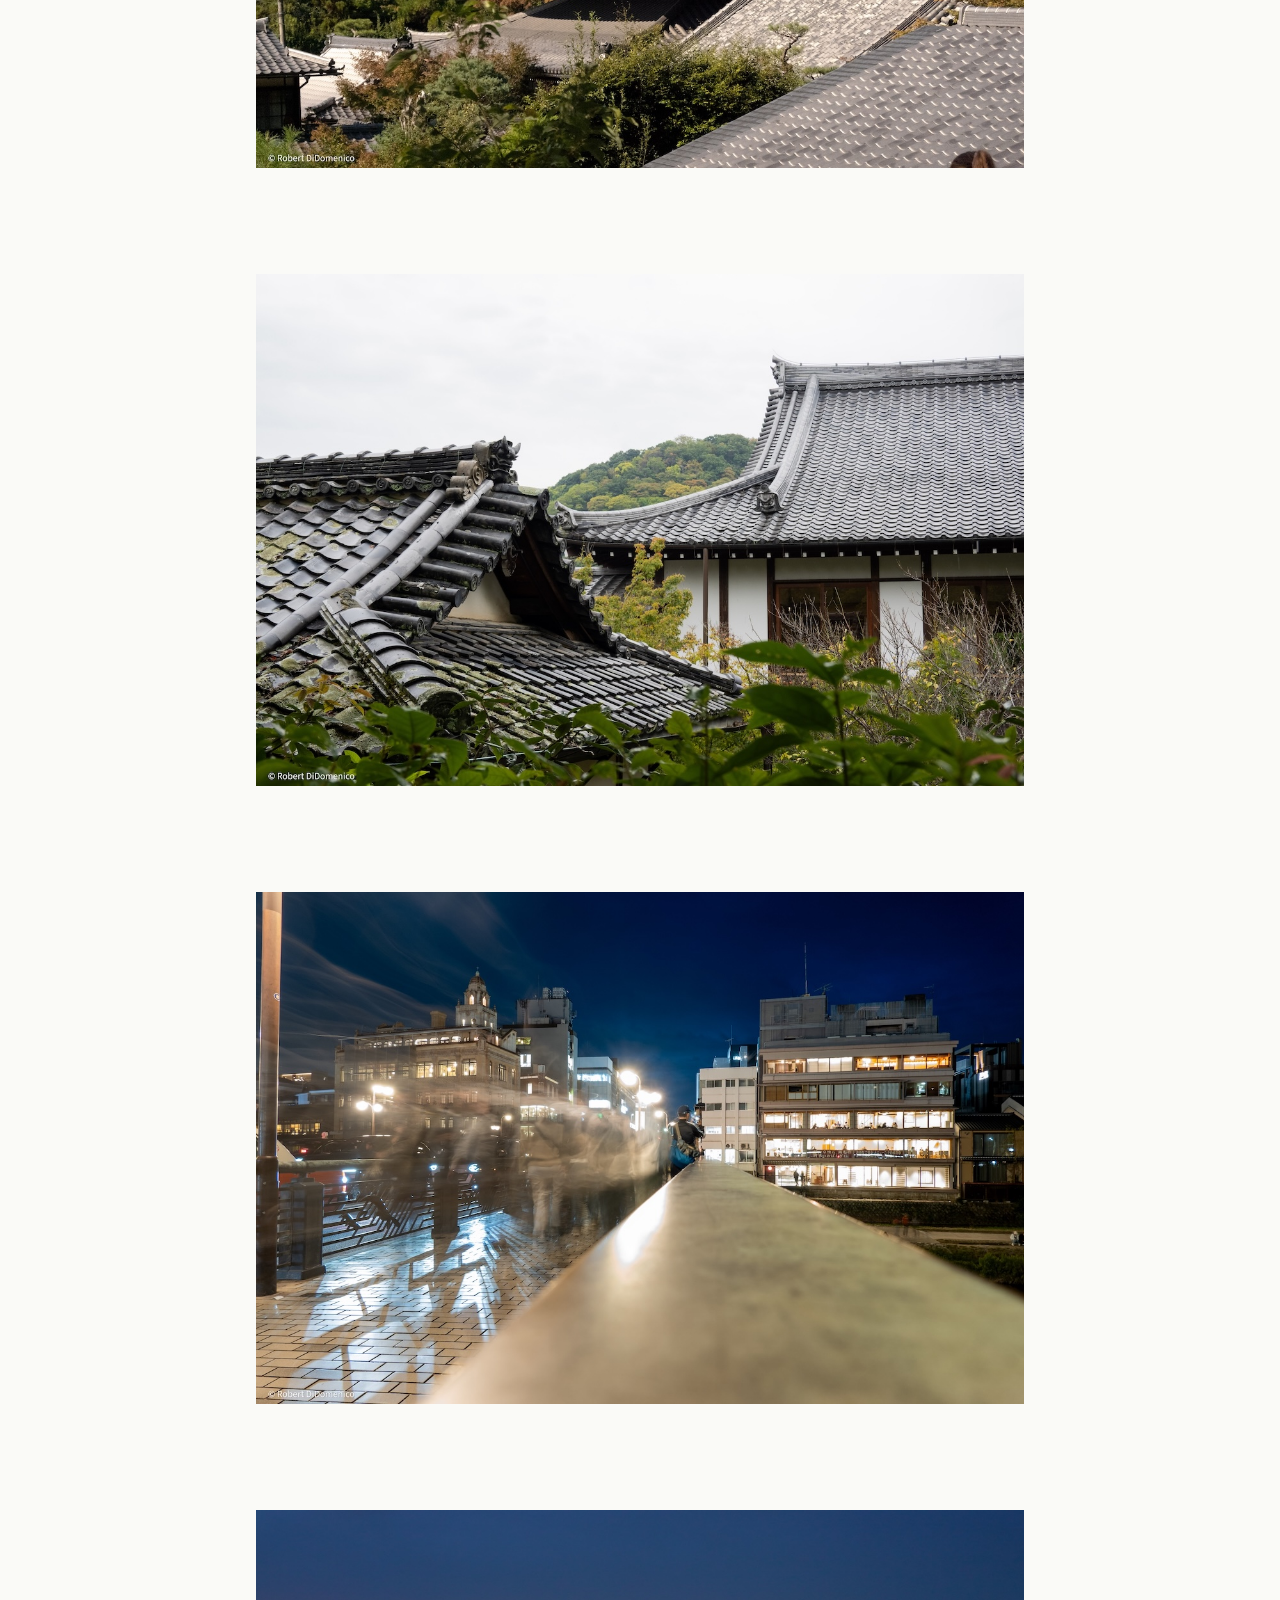
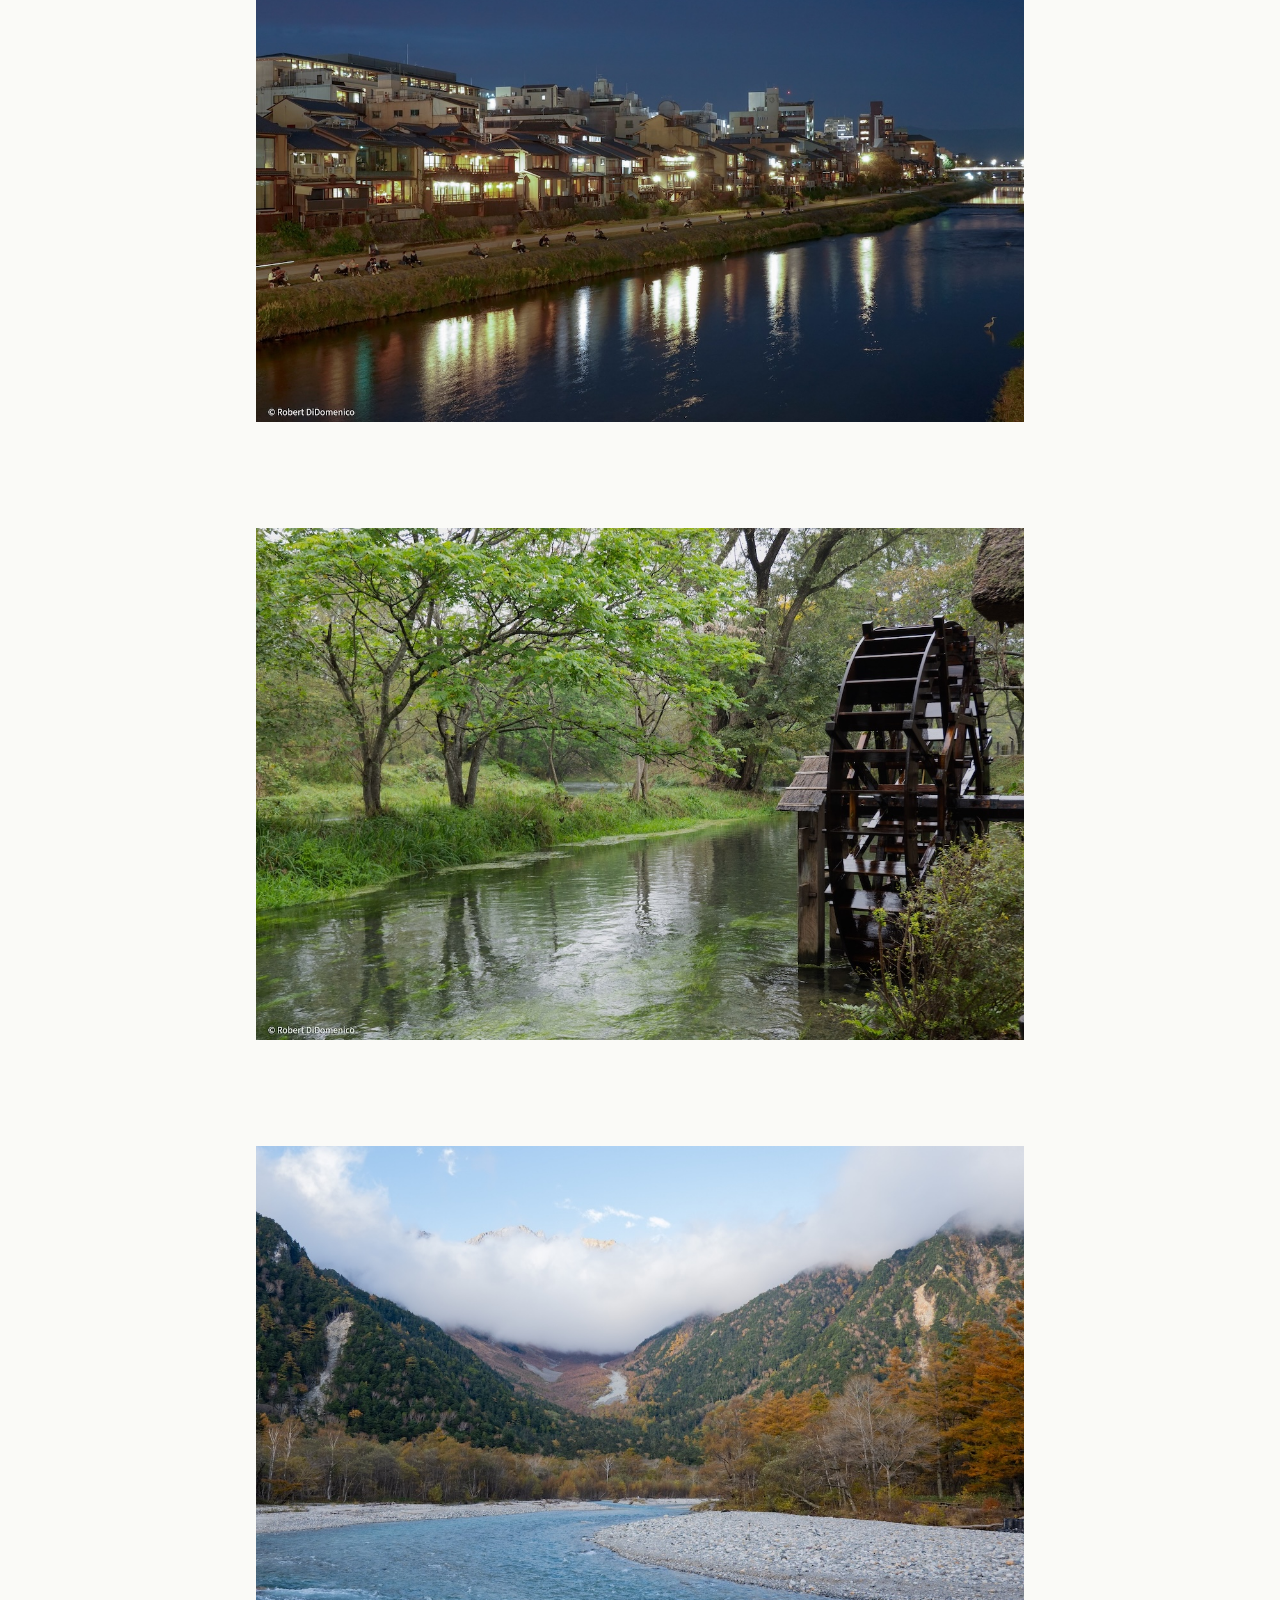
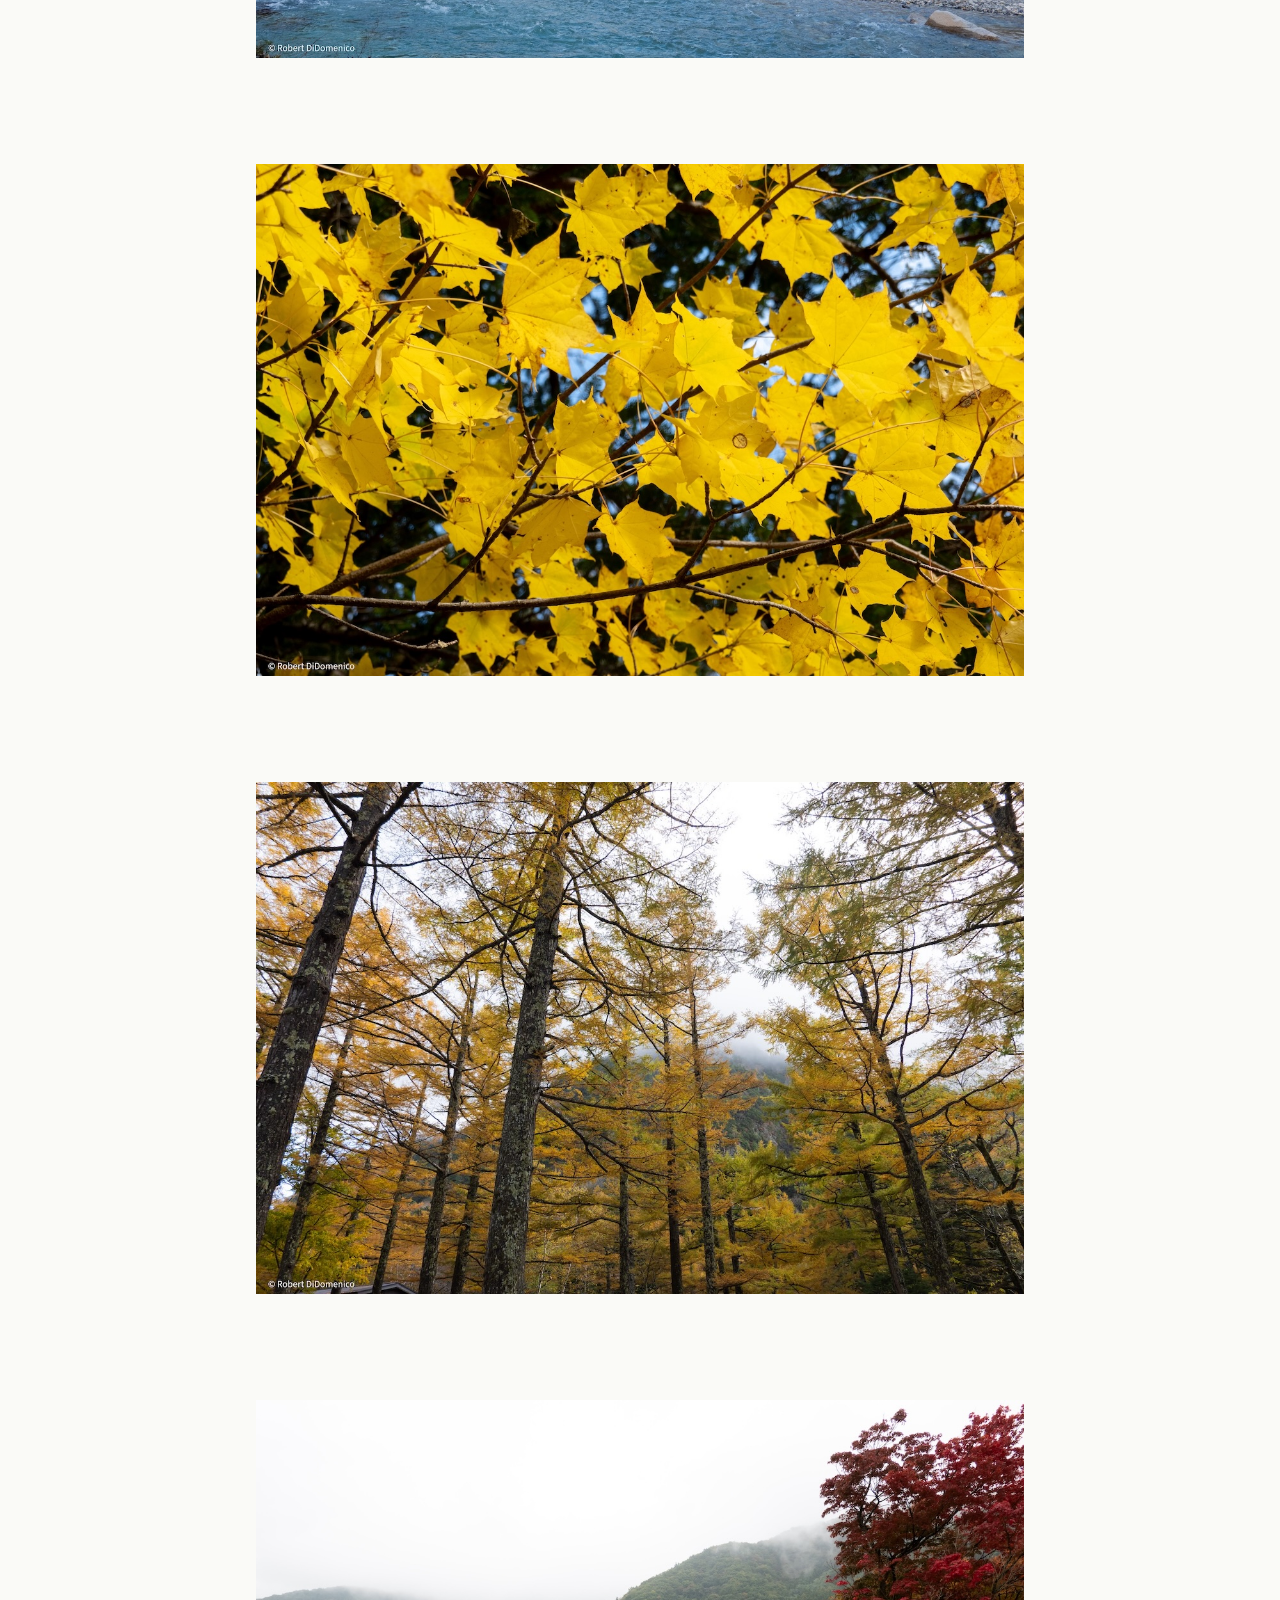
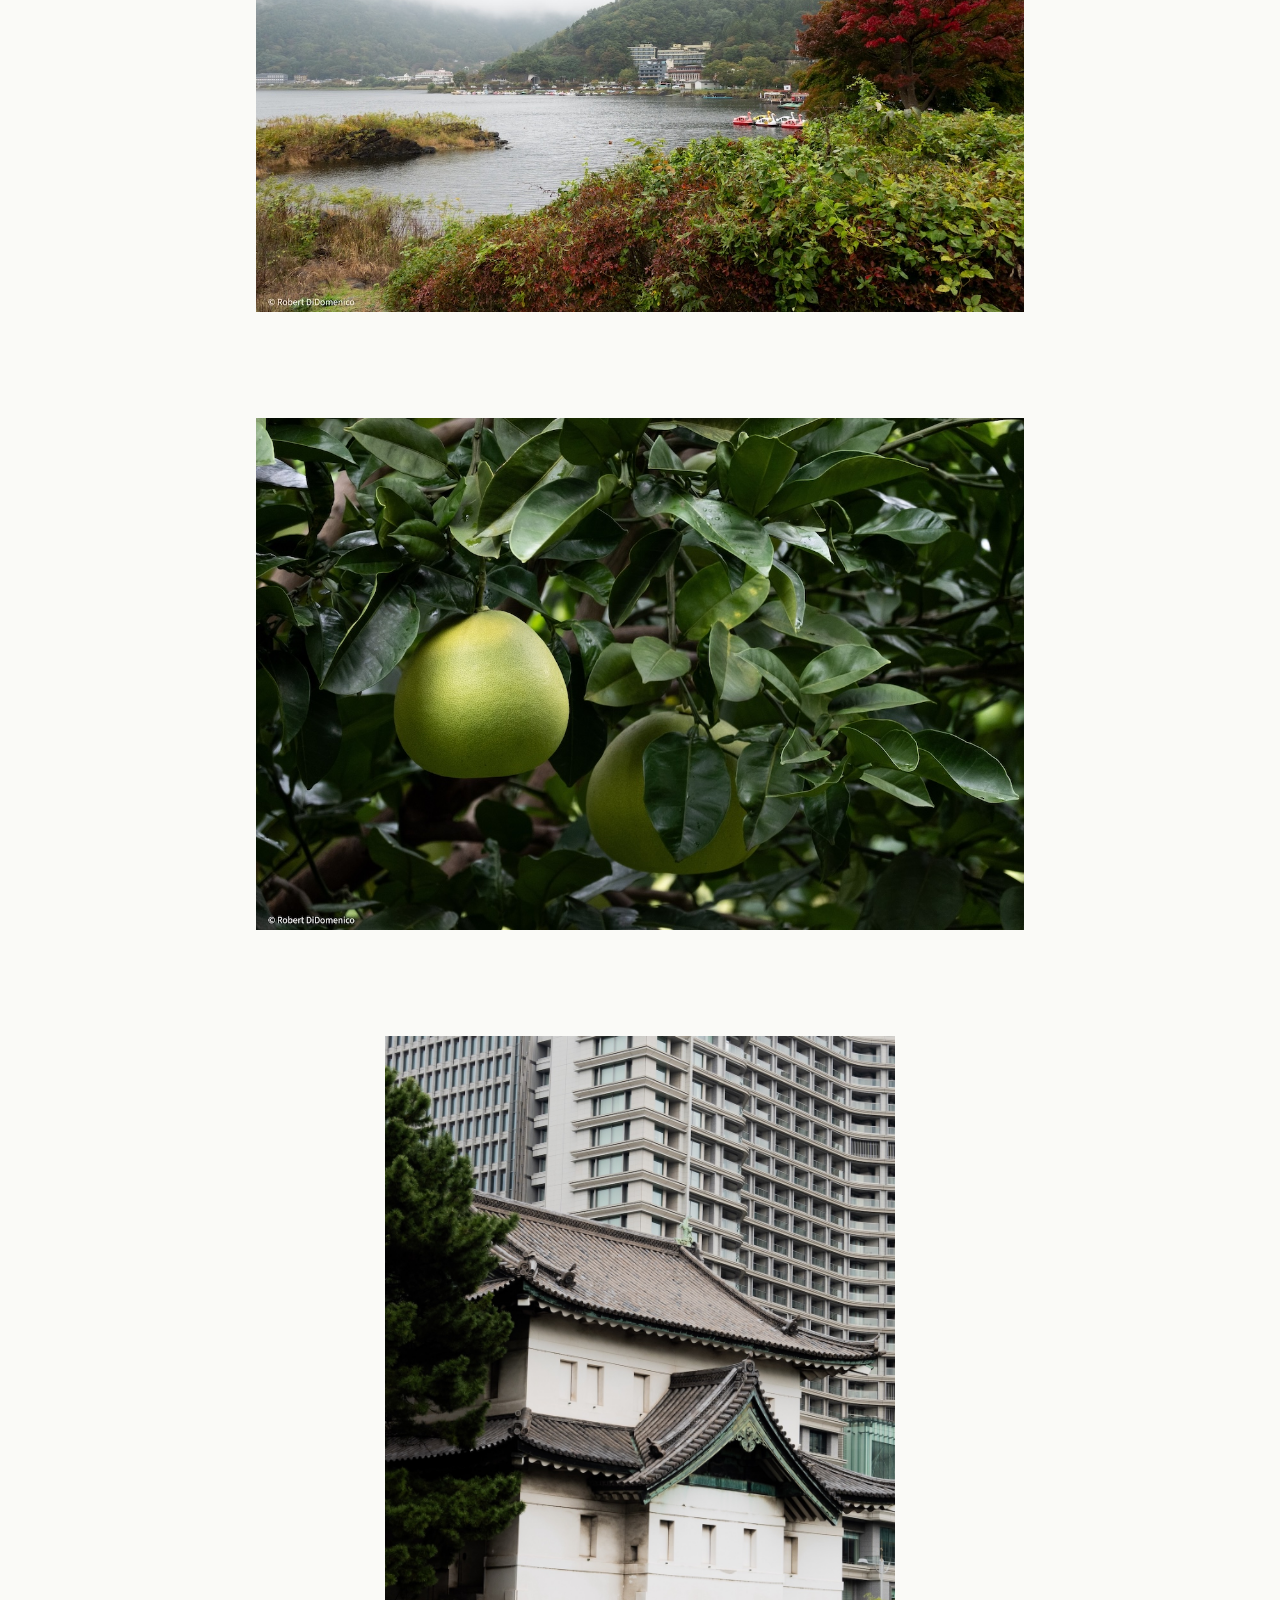
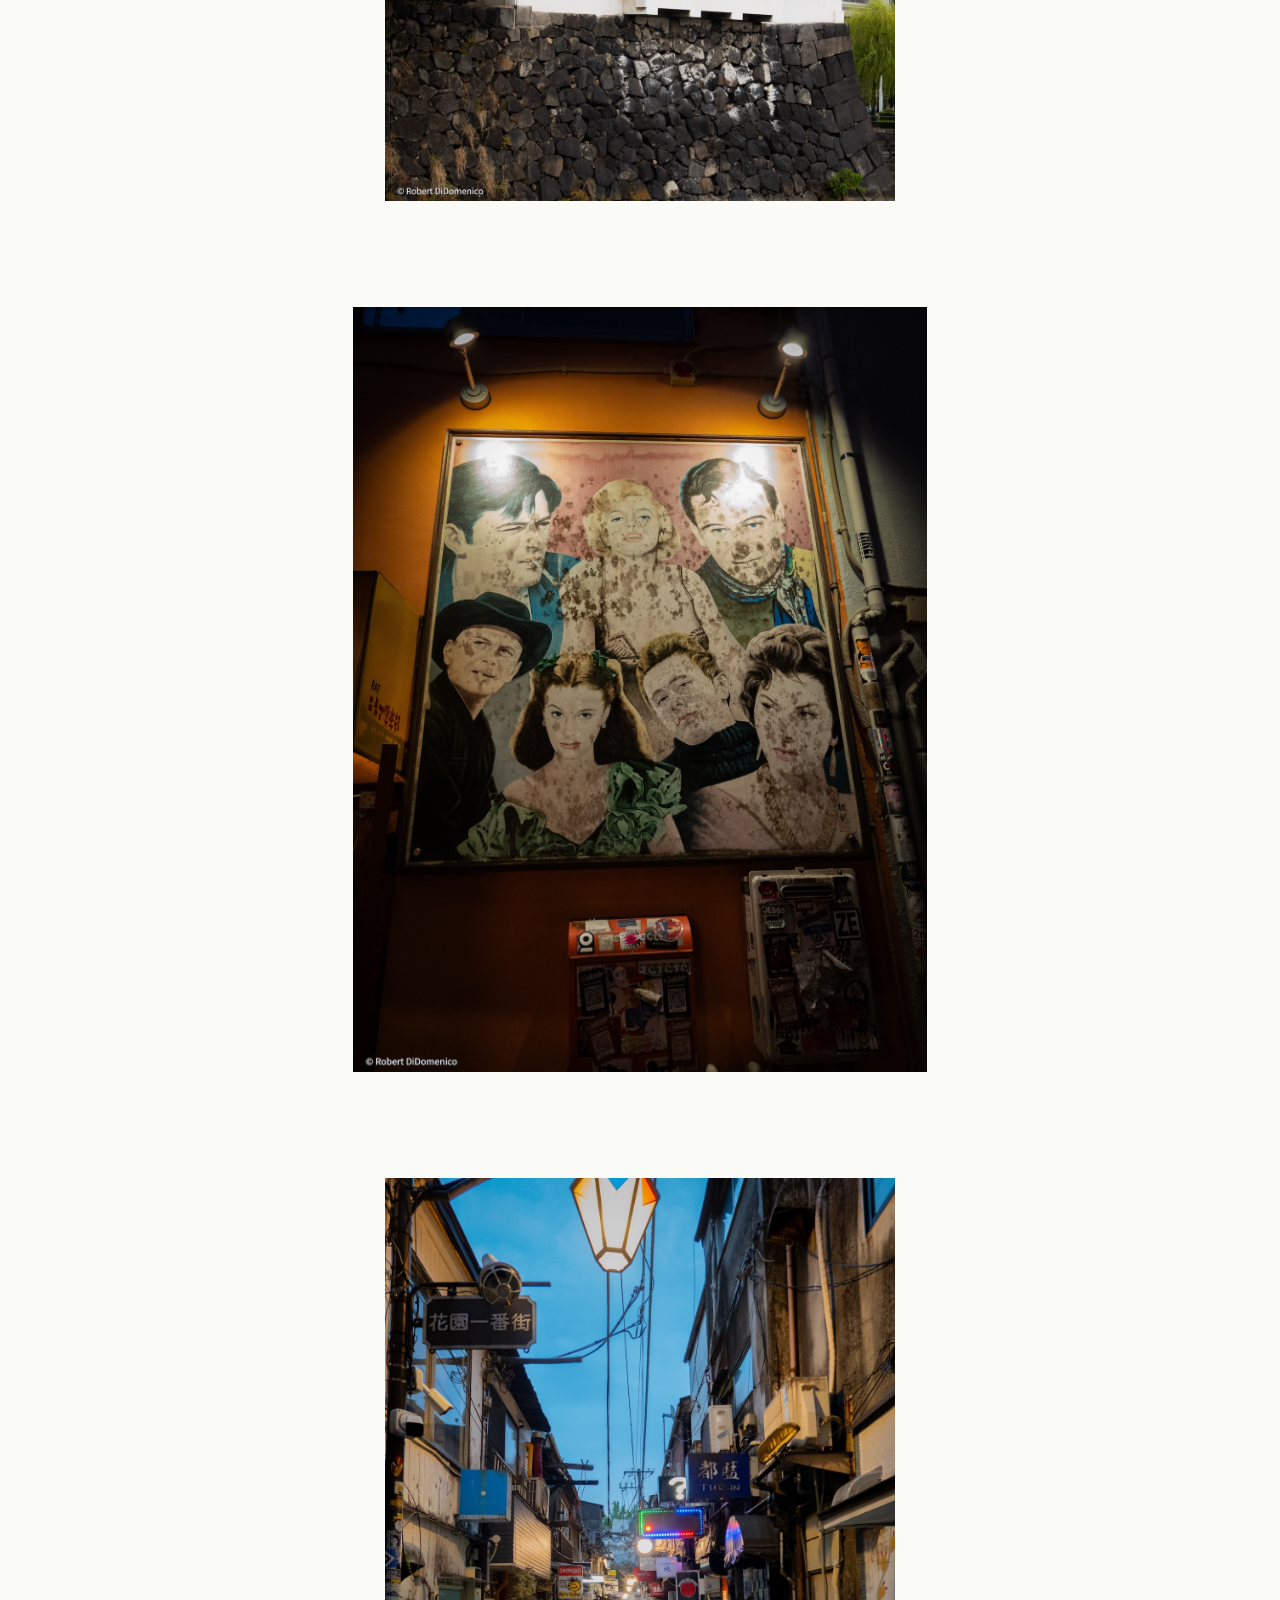
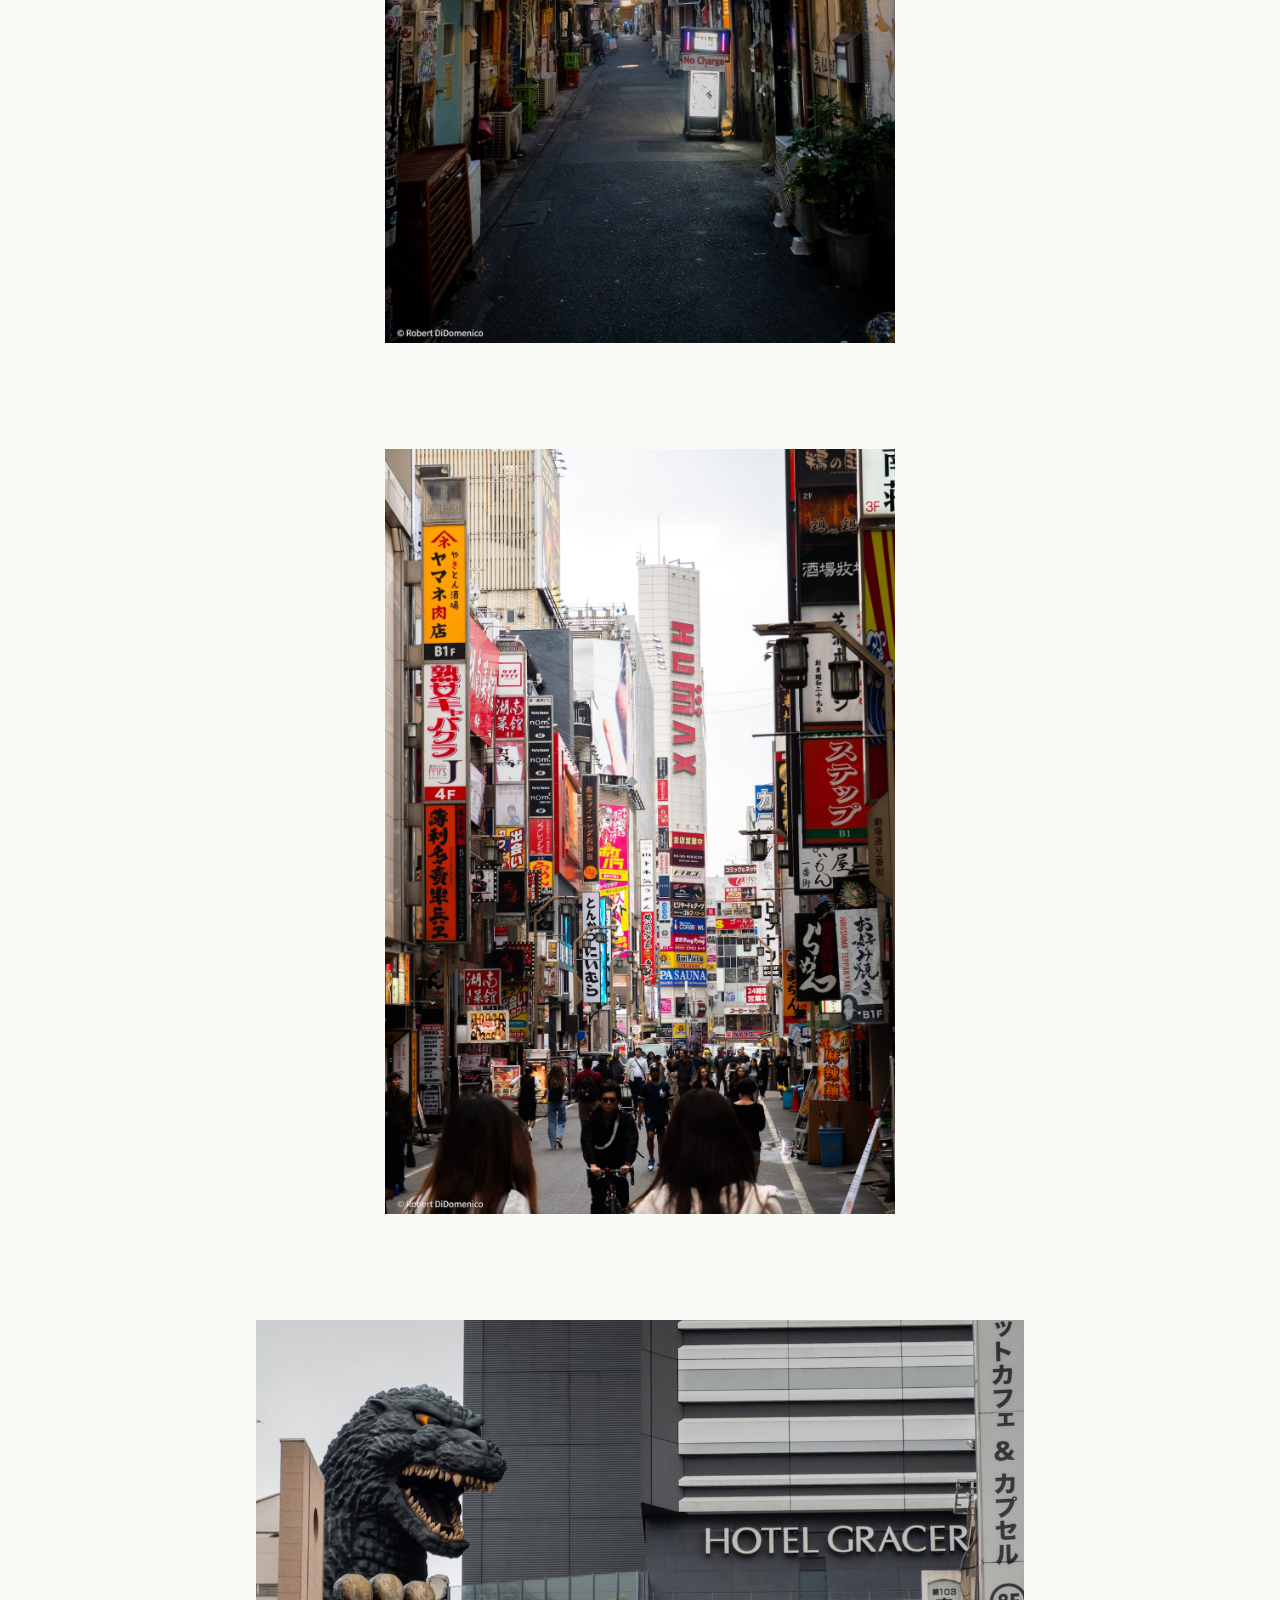
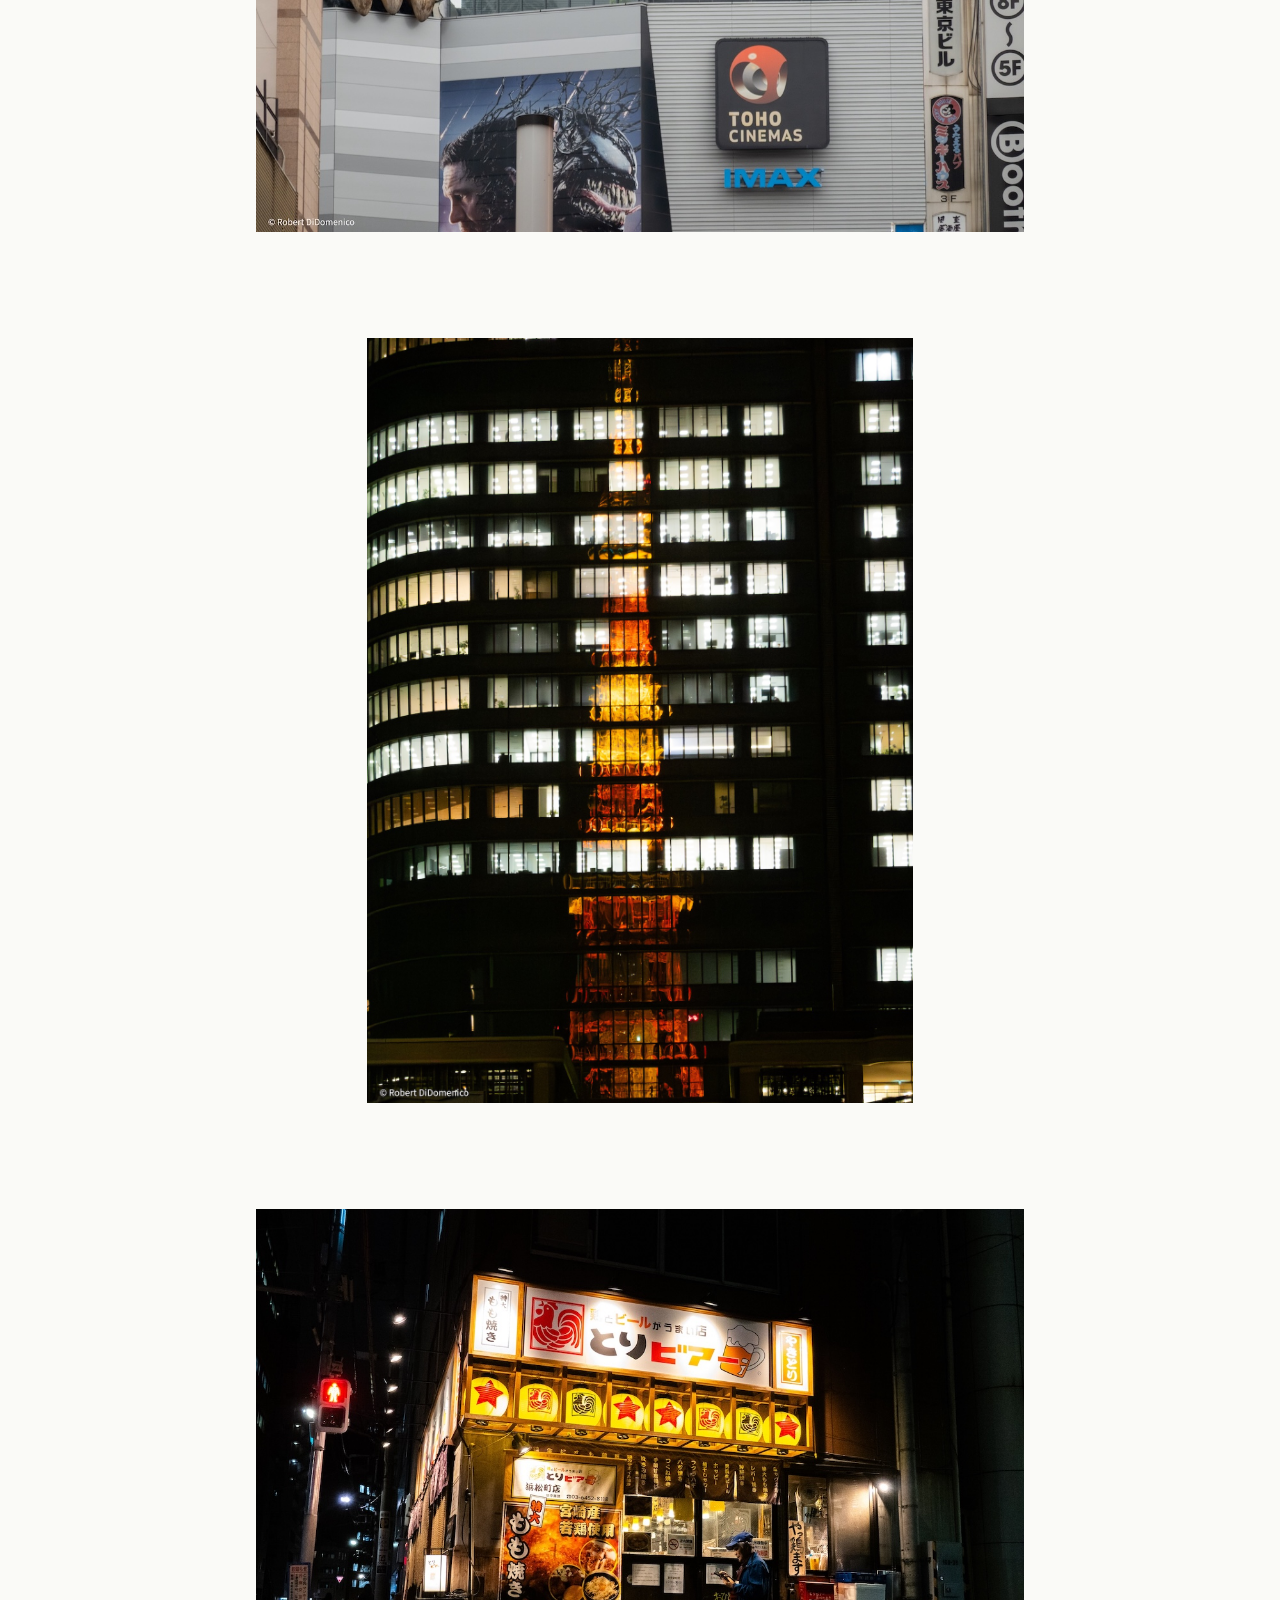
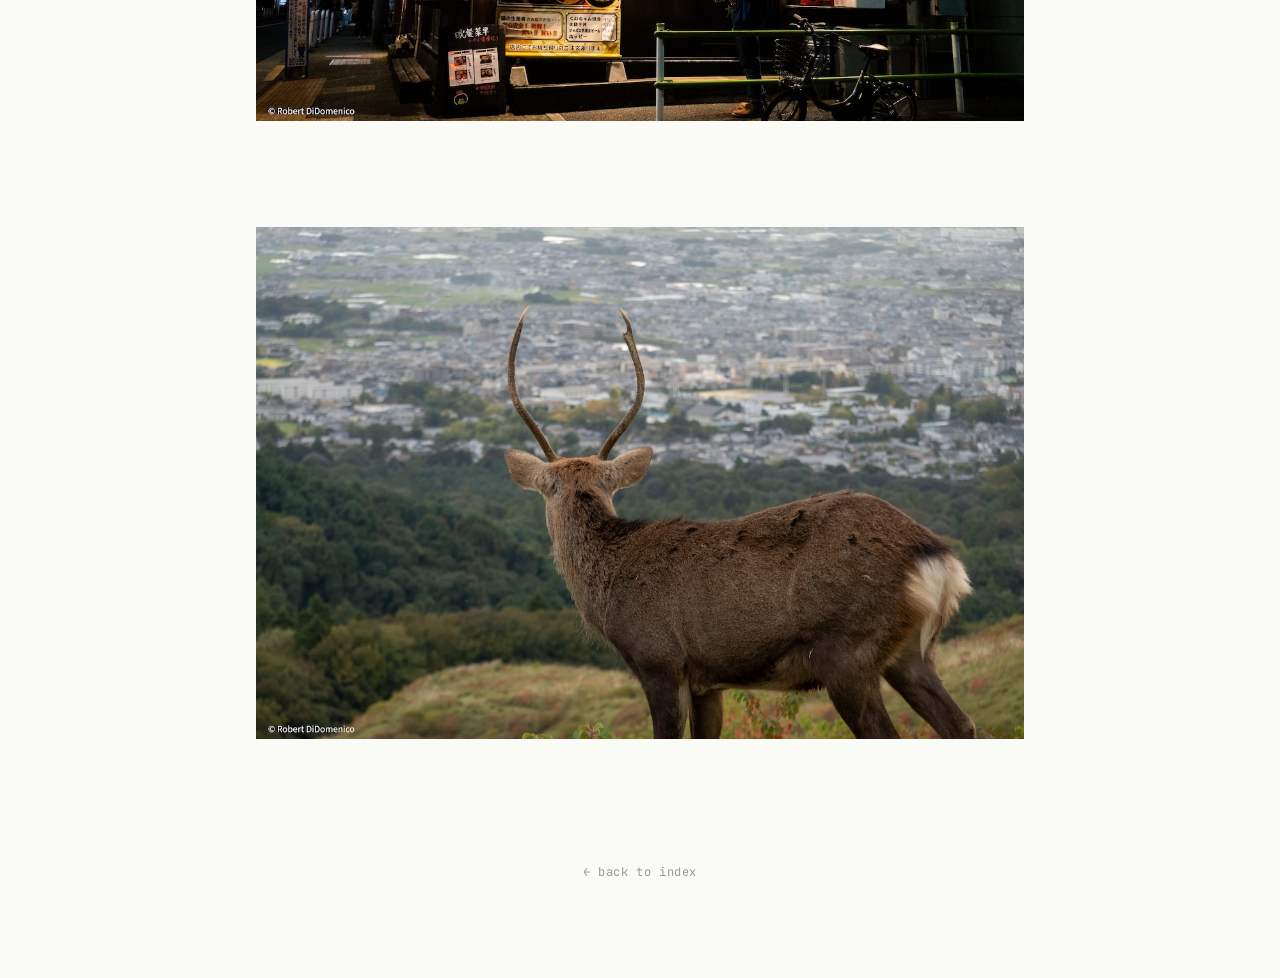
<file: japan.html>
<!DOCTYPE html>
<html lang="en">
<head>
<meta charset="UTF-8">
<meta name="viewport" content="width=device-width, initial-scale=1.0">
<title>japan — Rob DiDomenico</title>
<meta name="description" content="Japan — photographs by Rob DiDomenico.">

<meta property="og:title" content="japan — rcdido.com">
<meta property="og:description" content="Photographs by Rob DiDomenico.">
<meta property="og:image" content="https://www.rcdido.com/photos/japan/japan-21.jpg">
<meta property="og:url" content="https://www.rcdido.com/japan.html">
<meta property="og:type" content="article">
<meta name="twitter:card" content="summary_large_image">
<meta name="twitter:title" content="japan — rcdido.com">
<meta name="twitter:description" content="Photographs by Rob DiDomenico.">
<meta name="twitter:image" content="https://www.rcdido.com/photos/japan/japan-21.jpg">

<link rel="preconnect" href="https://fonts.googleapis.com">
<link rel="preconnect" href="https://fonts.gstatic.com" crossorigin>
<link href="https://fonts.googleapis.com/css2?family=Lora:ital,wght@0,400;0,500;1,400&family=JetBrains+Mono:wght@400;500&display=swap" rel="stylesheet">
<link rel="stylesheet" href="style.css">
<link rel="icon" href="data:image/svg+xml,<svg xmlns=%22http://www.w3.org/2000/svg%22 viewBox=%220 0 100 100%22><text y=%22.9em%22 font-size=%2290%22>📷</text></svg>">
</head>
<body>
<main class="series">
  <header class="series-header">
    <a href="index.html" class="back">← Index</a>
    <h1>japan</h1>
    <p class="series-note"> 日本</p>
    <p class="series-meta"> · Sony RX100VII</p>
  </header>

  <section class="photos">
<figure>
  <img src="photos/japan/japan-01.jpg" alt="">
  <figcaption></figcaption>
</figure>
<figure>
  <img src="photos/japan/japan-02.jpg" alt="">
  <figcaption></figcaption>
</figure>
<figure>
  <img src="photos/japan/japan-03.jpg" alt="">
  <figcaption></figcaption>
</figure>
<figure>
  <img src="photos/japan/japan-04.jpg" alt="">
  <figcaption></figcaption>
</figure>
<figure>
  <img src="photos/japan/japan-05.jpg" alt="">
  <figcaption></figcaption>
</figure>
<figure>
  <img src="photos/japan/japan-06.jpg" alt="">
  <figcaption></figcaption>
</figure>
<figure>
  <img src="photos/japan/japan-07.jpg" alt="">
  <figcaption></figcaption>
</figure>
<figure>
  <img src="photos/japan/japan-08.jpg" alt="">
  <figcaption></figcaption>
</figure>
<figure>
  <img src="photos/japan/japan-09.jpg" alt="">
  <figcaption></figcaption>
</figure>
<figure>
  <img src="photos/japan/japan-10.jpg" alt="">
  <figcaption></figcaption>
</figure>
<figure>
  <img src="photos/japan/japan-11.jpg" alt="">
  <figcaption></figcaption>
</figure>
<figure>
  <img src="photos/japan/japan-12.jpg" alt="">
  <figcaption></figcaption>
</figure>
<figure>
  <img src="photos/japan/japan-13.jpg" alt="">
  <figcaption></figcaption>
</figure>
<figure>
  <img src="photos/japan/japan-14.jpg" alt="">
  <figcaption></figcaption>
</figure>
<figure>
  <img src="photos/japan/japan-15.jpg" alt="">
  <figcaption></figcaption>
</figure>
<figure>
  <img src="photos/japan/japan-16.jpg" alt="">
  <figcaption></figcaption>
</figure>
<figure>
  <img src="photos/japan/japan-17.jpg" alt="">
  <figcaption></figcaption>
</figure>
<figure>
  <img src="photos/japan/japan-18.jpg" alt="">
  <figcaption></figcaption>
</figure>
<figure>
  <img src="photos/japan/japan-19.jpg" alt="">
  <figcaption></figcaption>
</figure>
<figure>
  <img src="photos/japan/japan-20.jpg" alt="">
  <figcaption></figcaption>
</figure>
<figure>
  <img src="photos/japan/japan-21.jpg" alt="">
  <figcaption></figcaption>
</figure>
<figure>
  <img src="photos/japan/japan-22.jpg" alt="">
  <figcaption></figcaption>
</figure>
  </section>

  <footer class="series-footer">
    <a href="index.html">← Back to index</a>
  </footer>
</main>
</body>
</html>
</file>
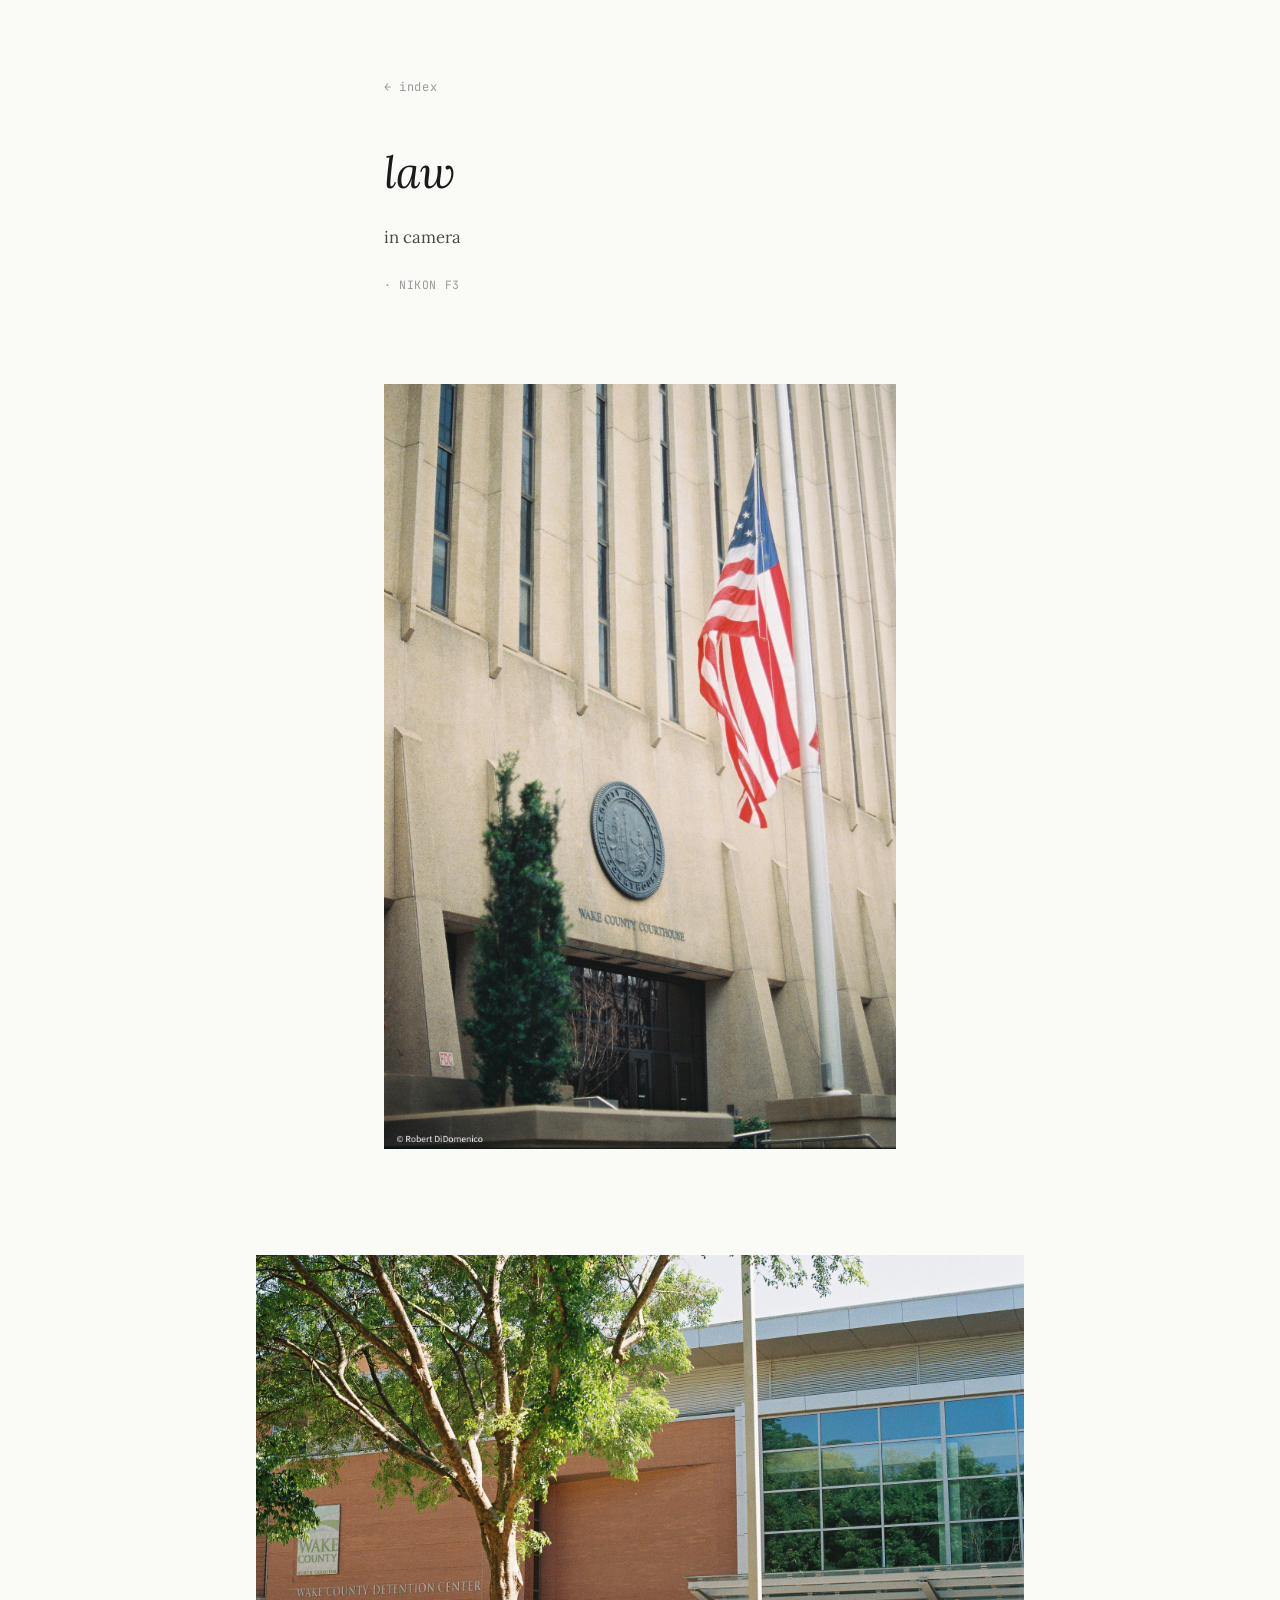
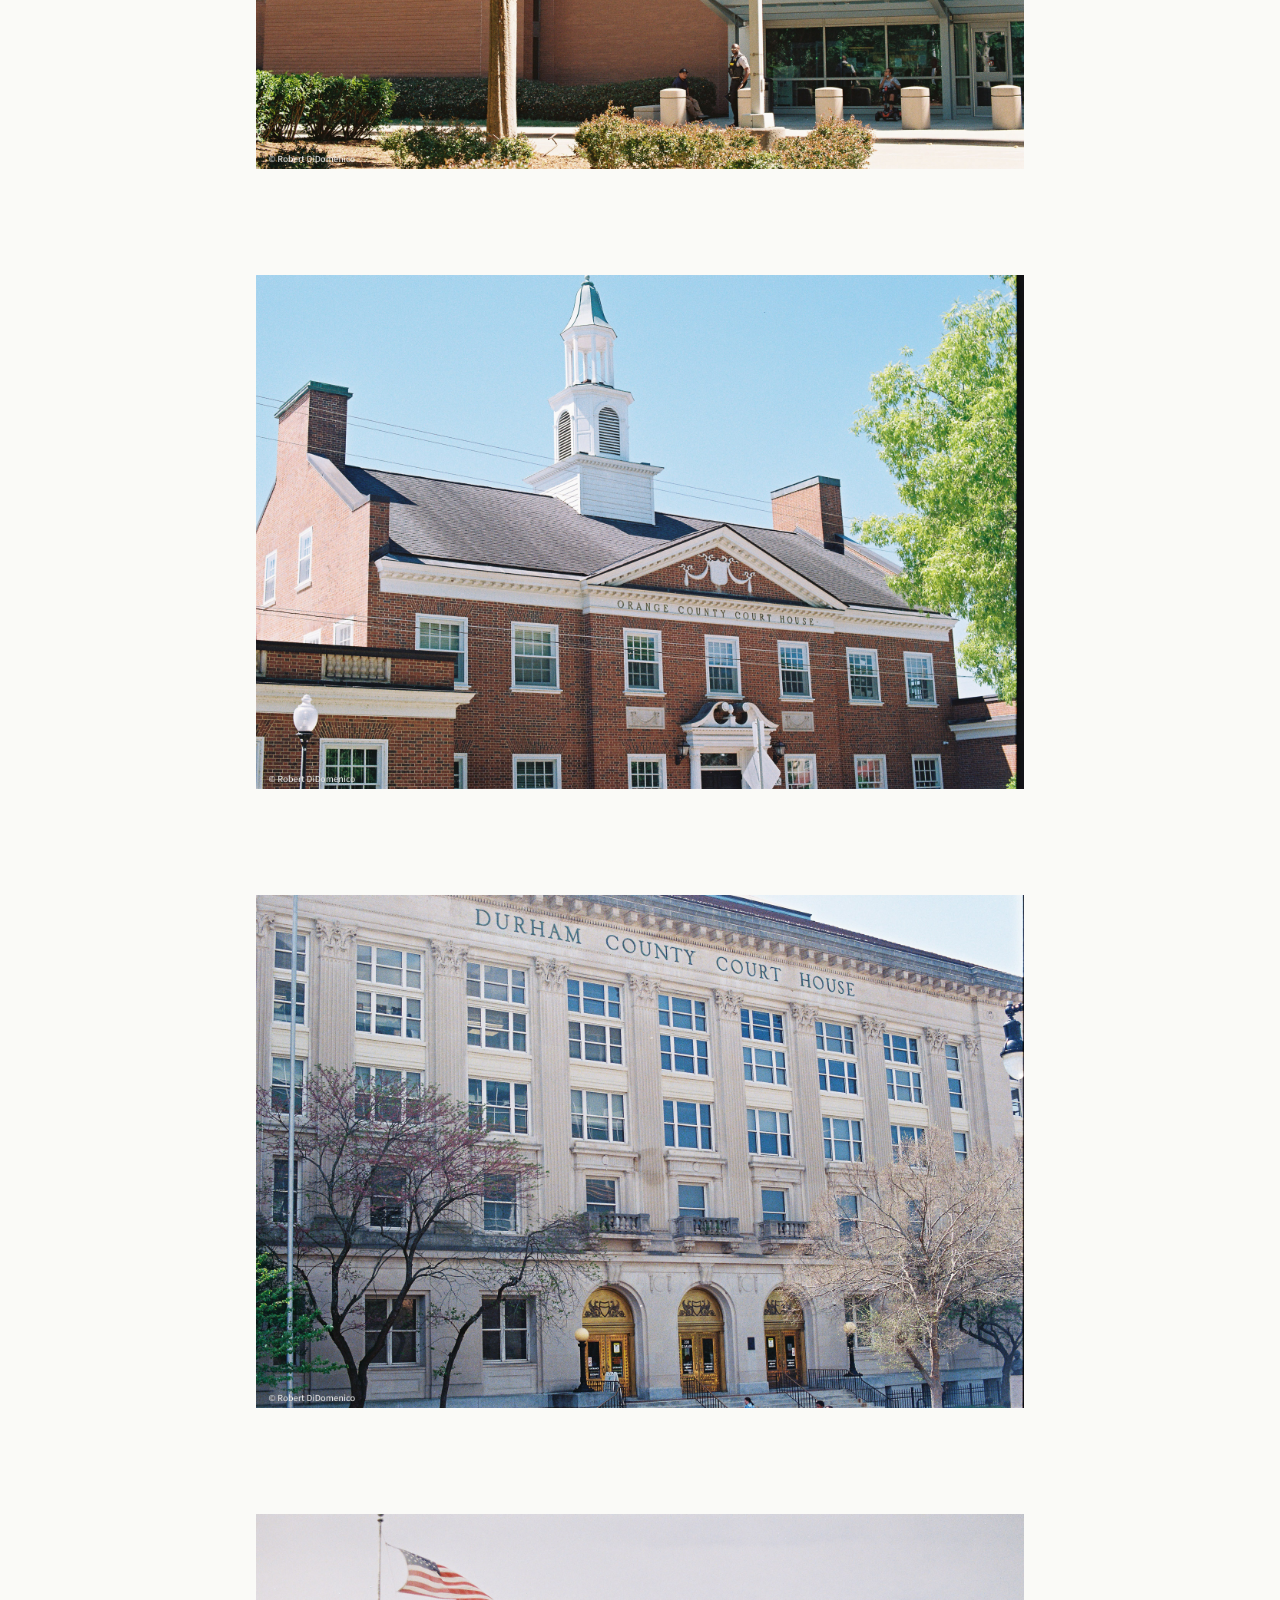
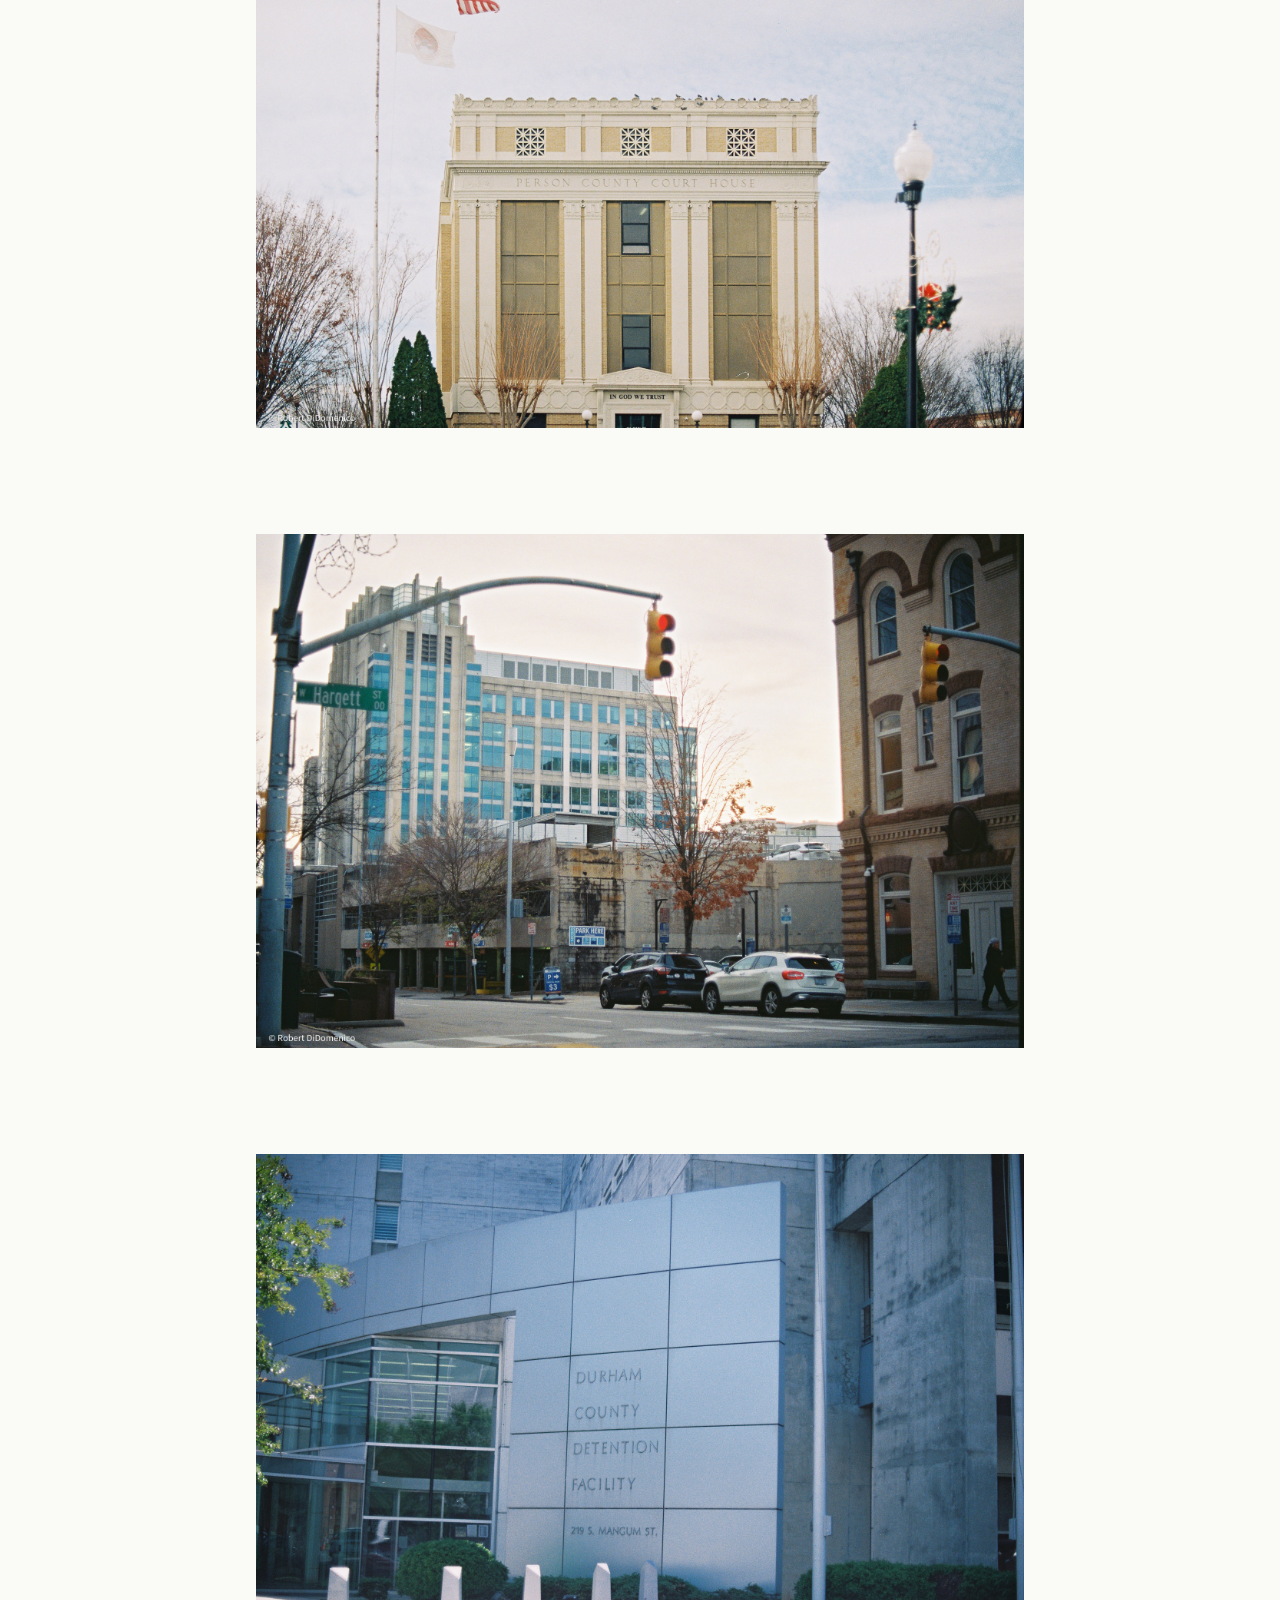
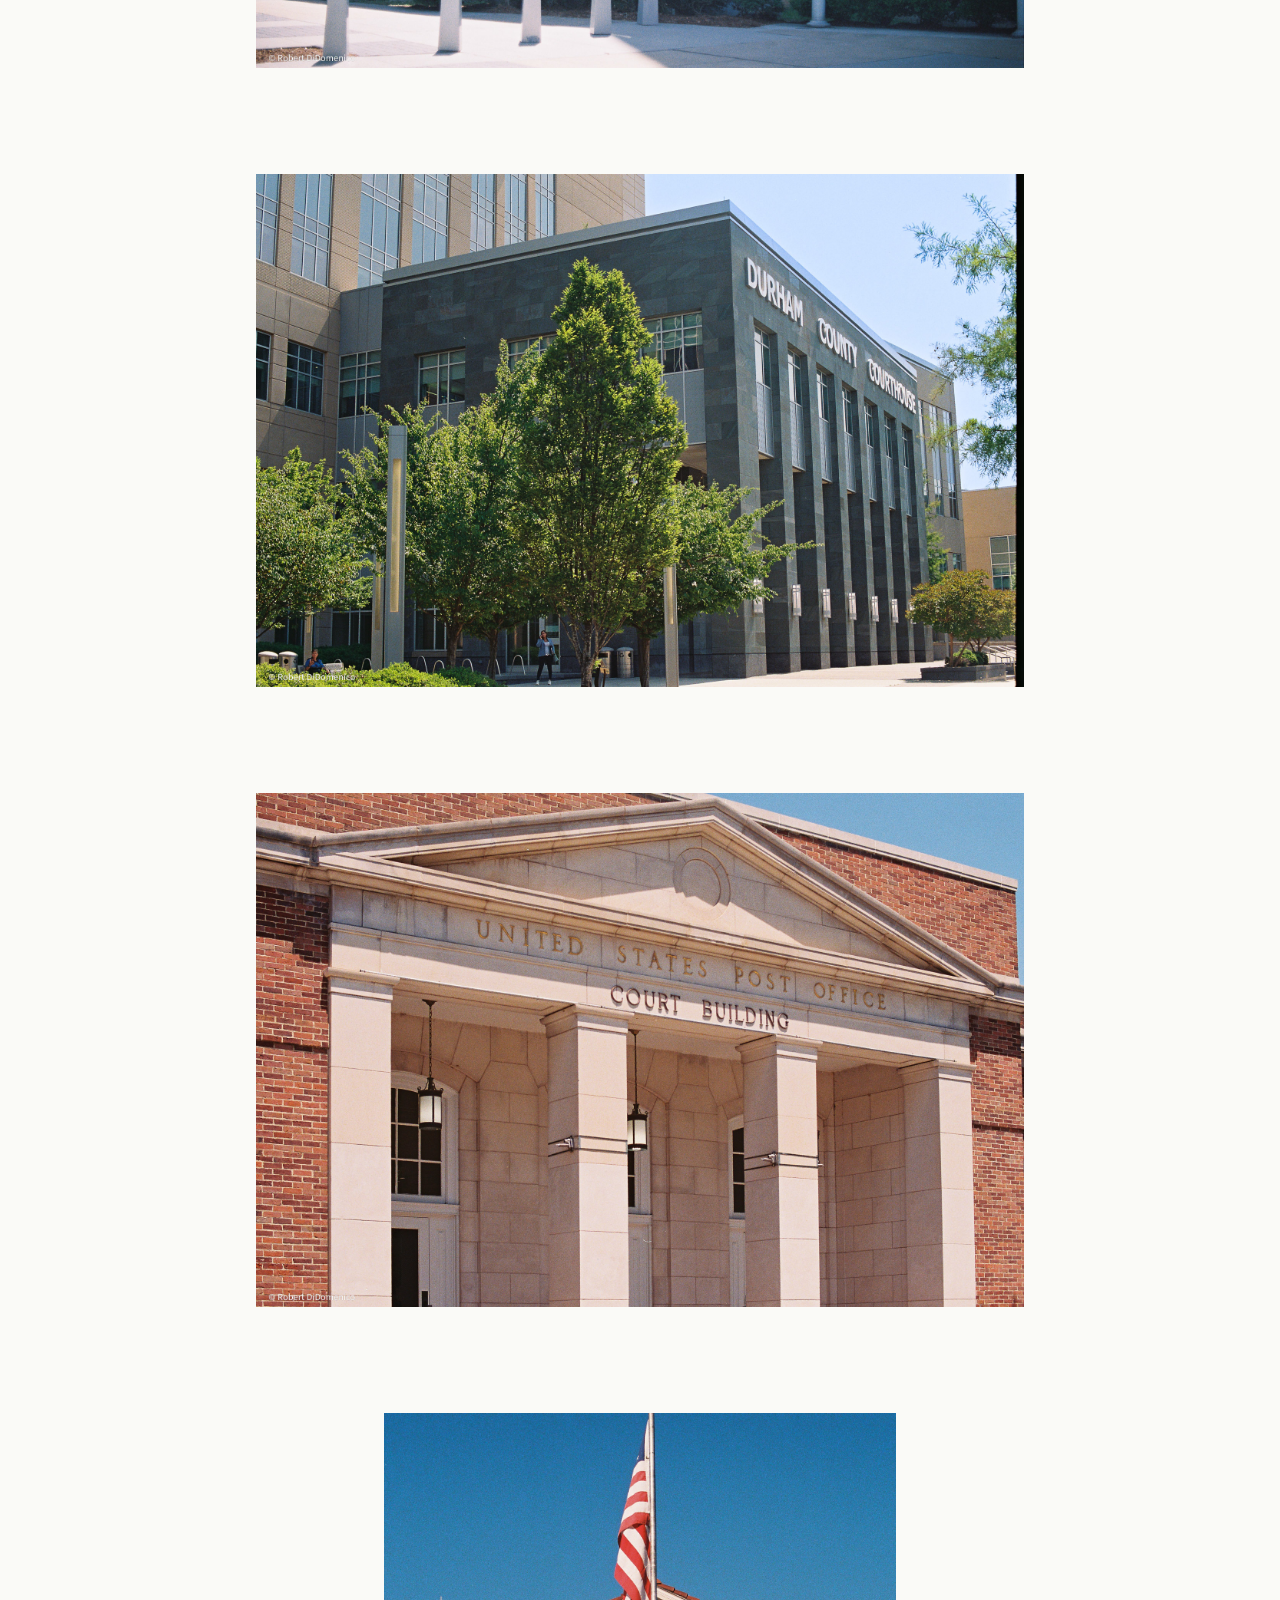
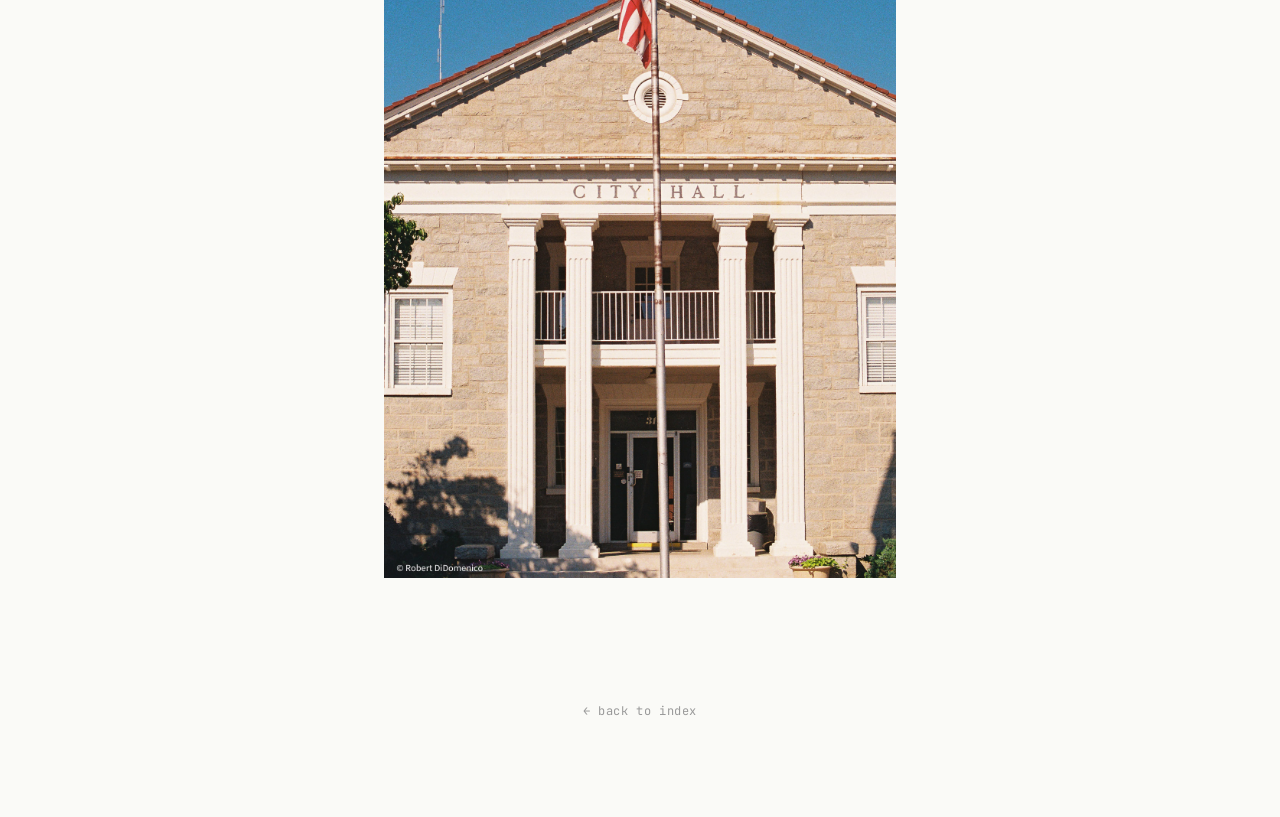
<file: law.html>
<!DOCTYPE html>
<html lang="en">
<head>
<meta charset="UTF-8">
<meta name="viewport" content="width=device-width, initial-scale=1.0">
<title>law — Rob DiDomenico</title>
<meta name="description" content="Law — photographs by Rob DiDomenico.">

<meta property="og:title" content="law — rcdido.com">
<meta property="og:description" content="Photographs by Rob DiDomenico.">
<meta property="og:image" content="https://www.rcdido.com/photos/law/law-01.jpg">
<meta property="og:url" content="https://www.rcdido.com/law.html">
<meta property="og:type" content="article">
<meta name="twitter:card" content="summary_large_image">
<meta name="twitter:title" content="law — rcdido.com">
<meta name="twitter:description" content="Photographs by Rob DiDomenico.">
<meta name="twitter:image" content="https://www.rcdido.com/photos/law/law-01.jpg">

<link rel="preconnect" href="https://fonts.googleapis.com">
<link rel="preconnect" href="https://fonts.gstatic.com" crossorigin>
<link href="https://fonts.googleapis.com/css2?family=Lora:ital,wght@0,400;0,500;1,400&family=JetBrains+Mono:wght@400;500&display=swap" rel="stylesheet">
<link rel="stylesheet" href="style.css">
<link rel="icon" href="data:image/svg+xml,<svg xmlns=%22http://www.w3.org/2000/svg%22 viewBox=%220 0 100 100%22><text y=%22.9em%22 font-size=%2290%22>📷</text></svg>">
</head>
<body>
<main class="series">
  <header class="series-header">
    <a href="index.html" class="back">← Index</a>
    <h1>law</h1>
    <p class="series-note"> in camera</p>
    <p class="series-meta"> · Nikon F3</p>
  </header>

  <section class="photos">
    <section class="photos">
    <figure>
      <img src="photos/law/law-01.jpg" alt="">
      <figcaption></figcaption>
    </figure>
    <figure>
      <img src="photos/law/law-02.jpg" alt="">
      <figcaption></figcaption>
    </figure>
    <figure>
      <img src="photos/law/law-03.jpg" alt="">
      <figcaption></figcaption>
    </figure>
    <figure>
      <img src="photos/law/law-04.jpg" alt="">
      <figcaption></figcaption>
    </figure>
    <figure>
      <img src="photos/law/law-05.jpg" alt="">
      <figcaption></figcaption>
    </figure>
    <figure>
      <img src="photos/law/law-06.jpg" alt="">
      <figcaption></figcaption>
    </figure>
    <figure>
      <img src="photos/law/law-07.jpg" alt="">
      <figcaption></figcaption>
    </figure>
        <figure>
      <img src="photos/law/law-08.jpg" alt="">
      <figcaption></figcaption>
    </figure>
        <figure>
      <img src="photos/law/law-09.jpg" alt="">
      <figcaption></figcaption>
    </figure>
        <figure>
      <img src="photos/law/law-10.jpg" alt="">
      <figcaption></figcaption>
    </figure>
</section>
  </section>

  <footer class="series-footer">
    <a href="index.html">← Back to index</a>
  </footer>
</main>
</body>
</html>
</file>
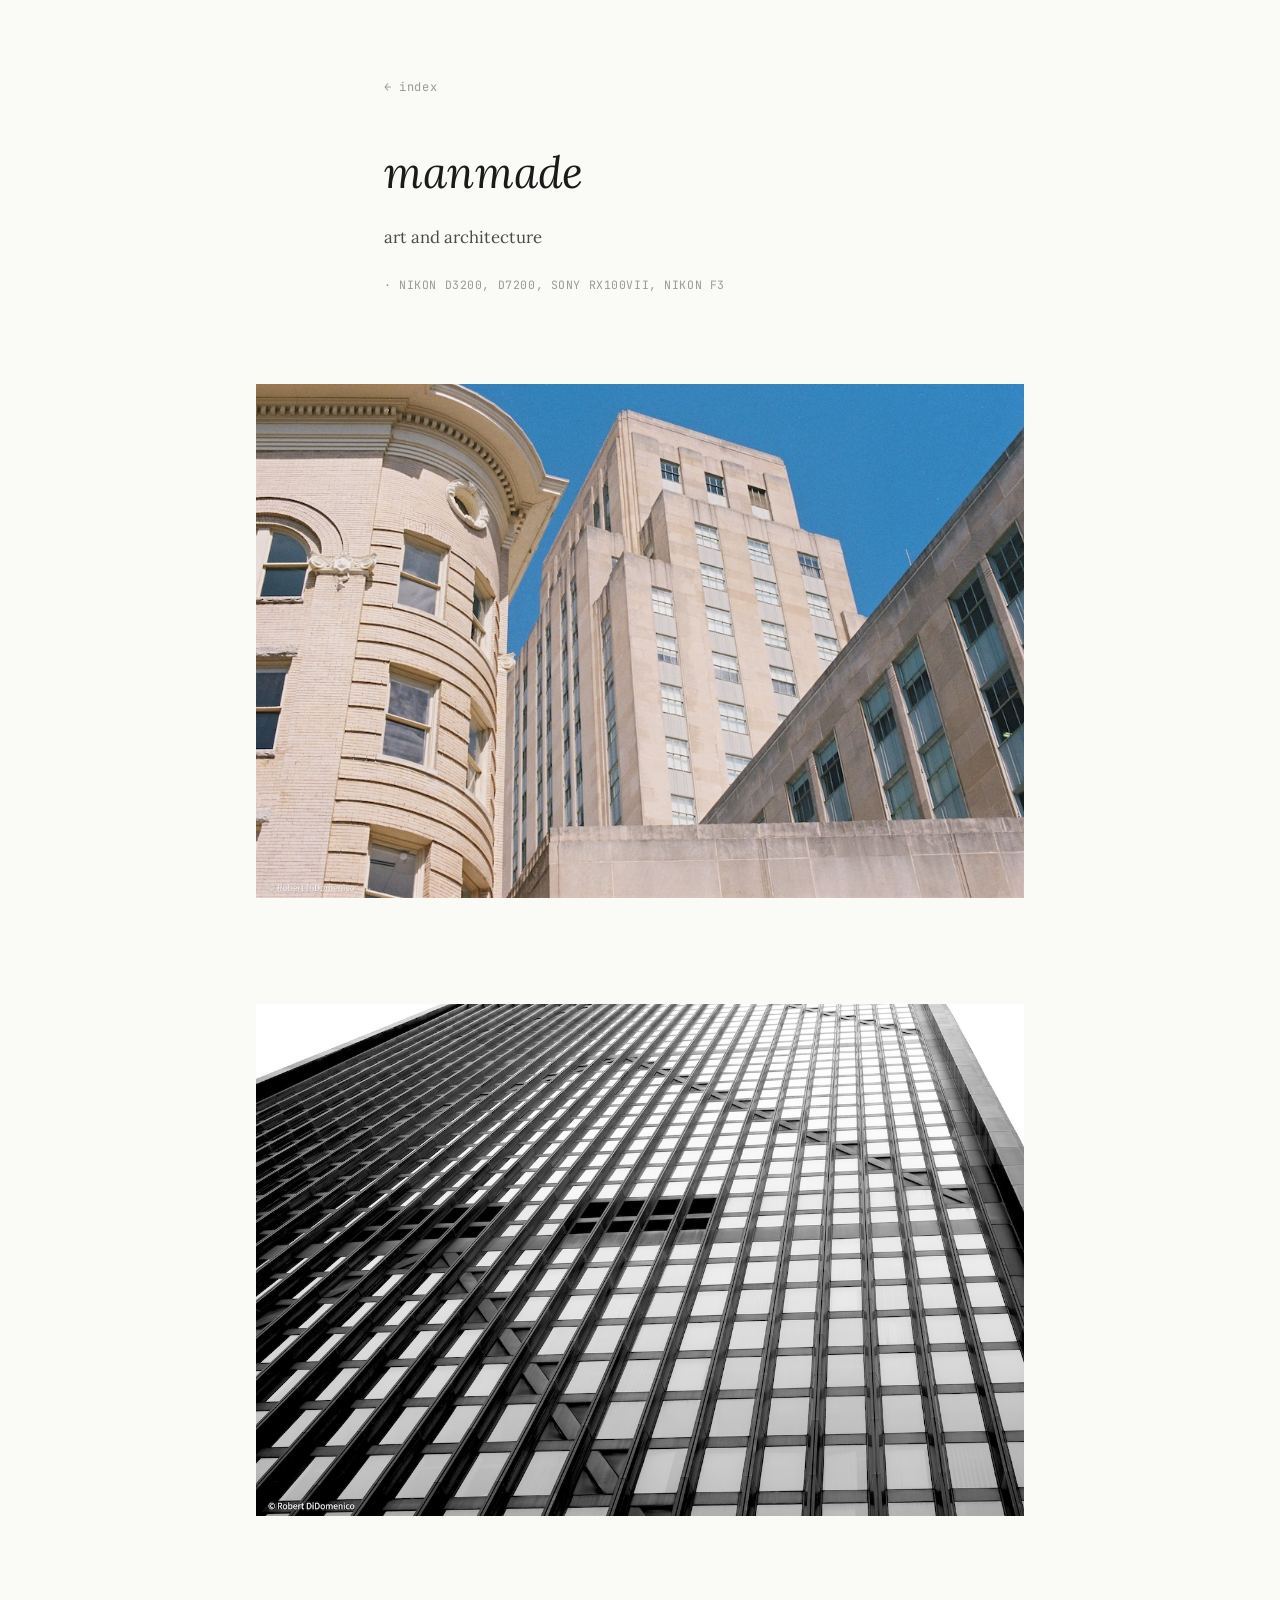
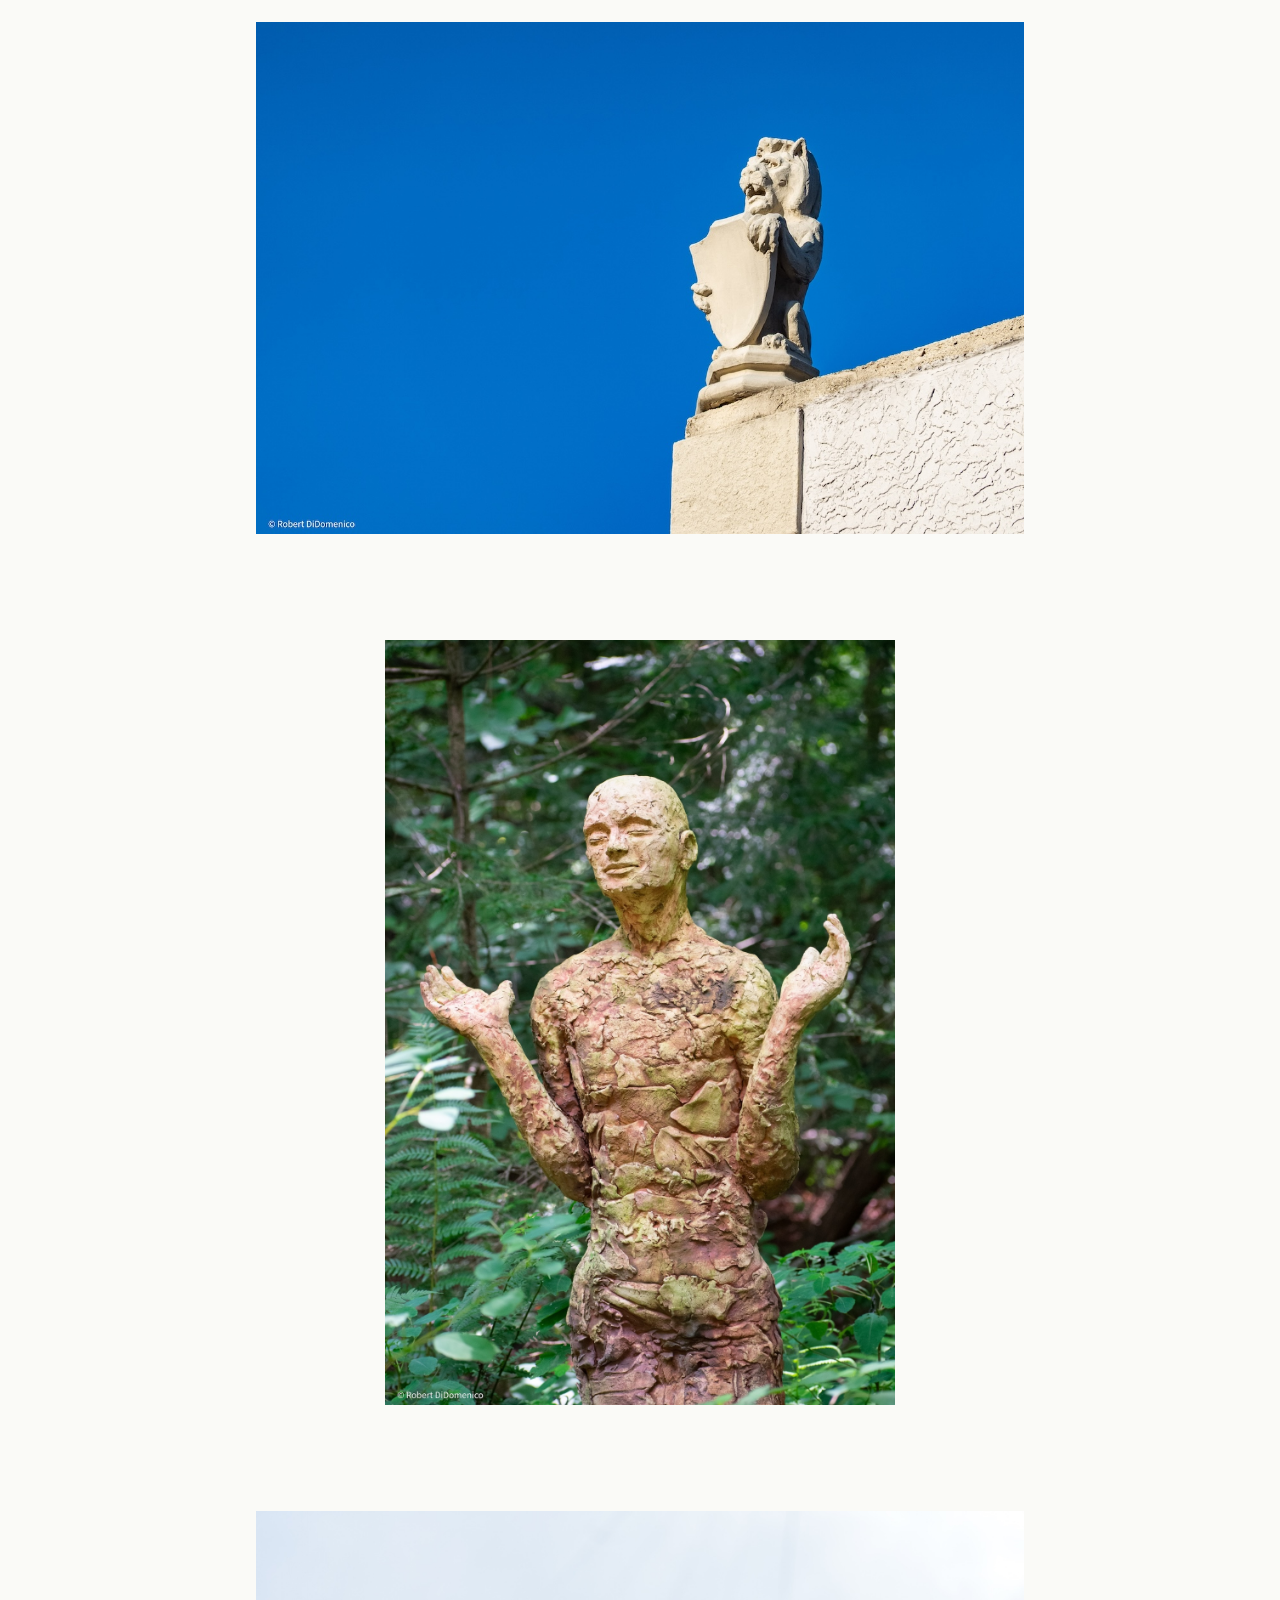
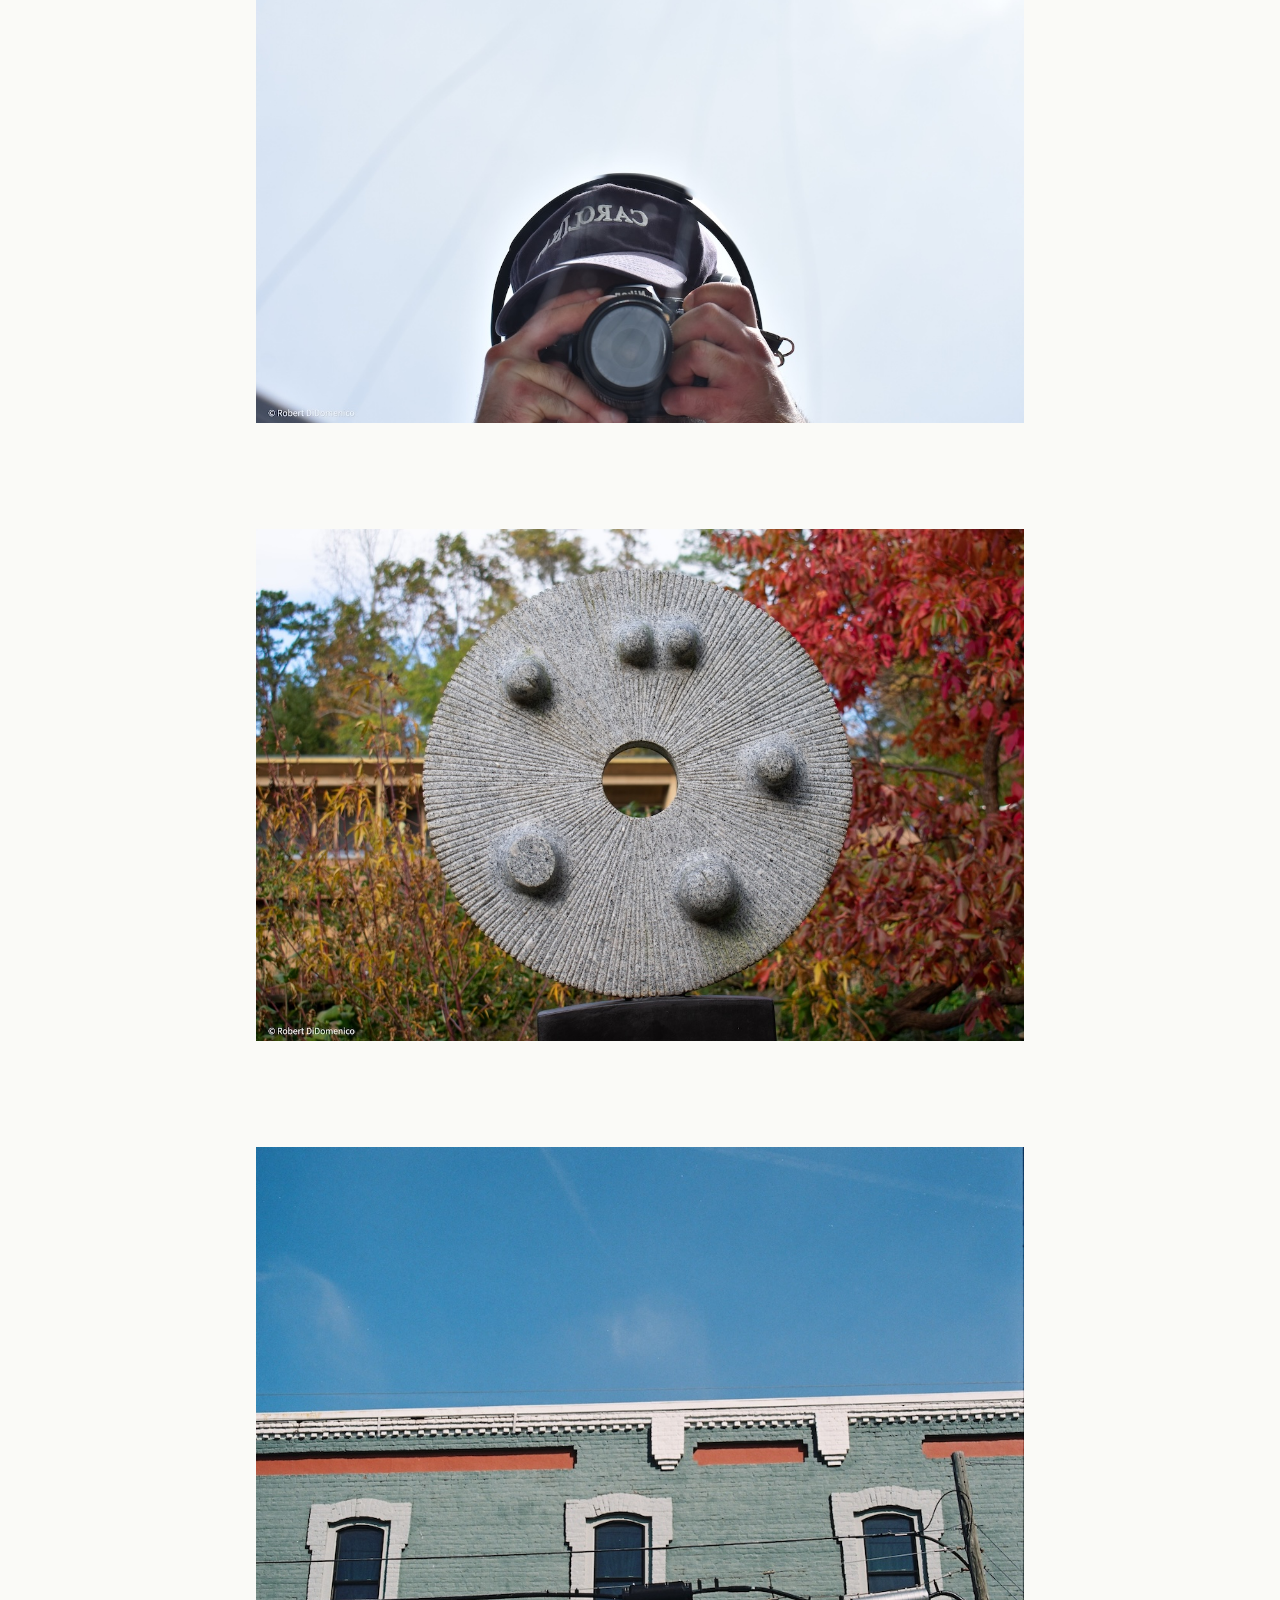
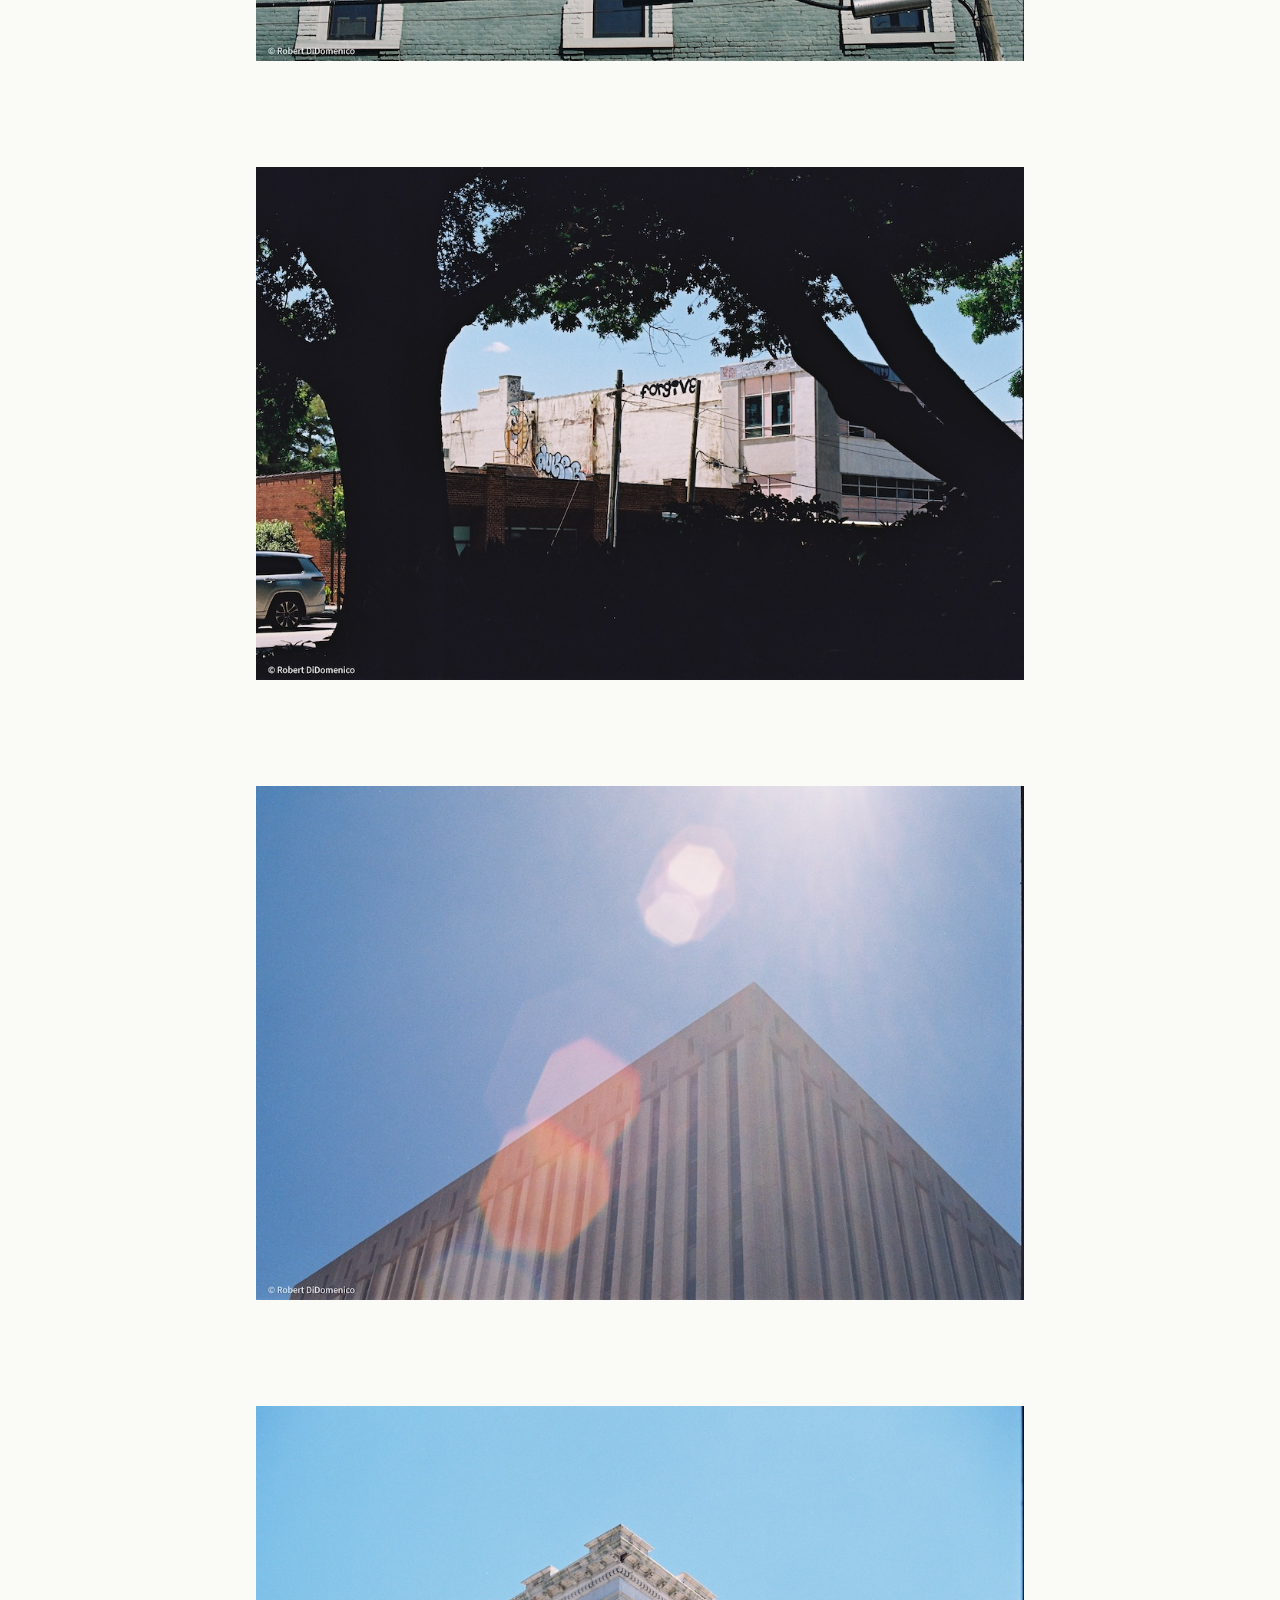
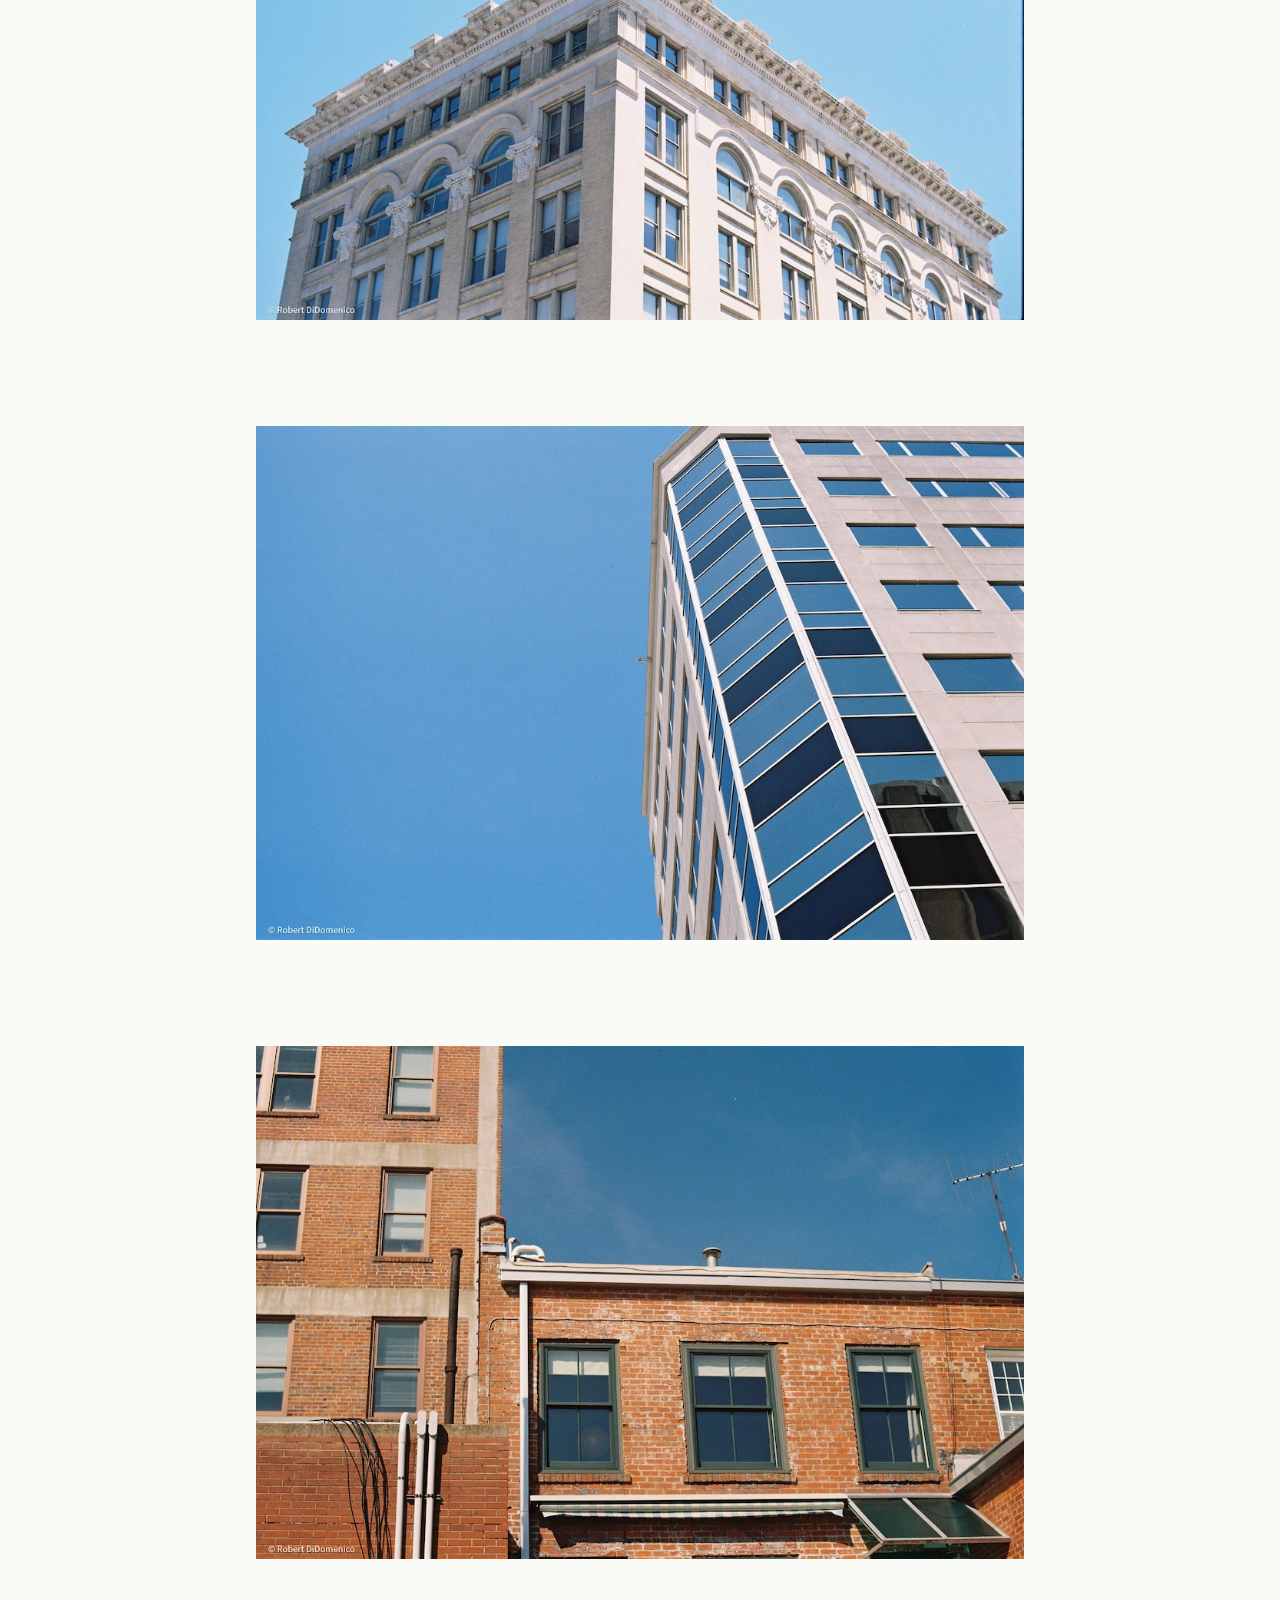
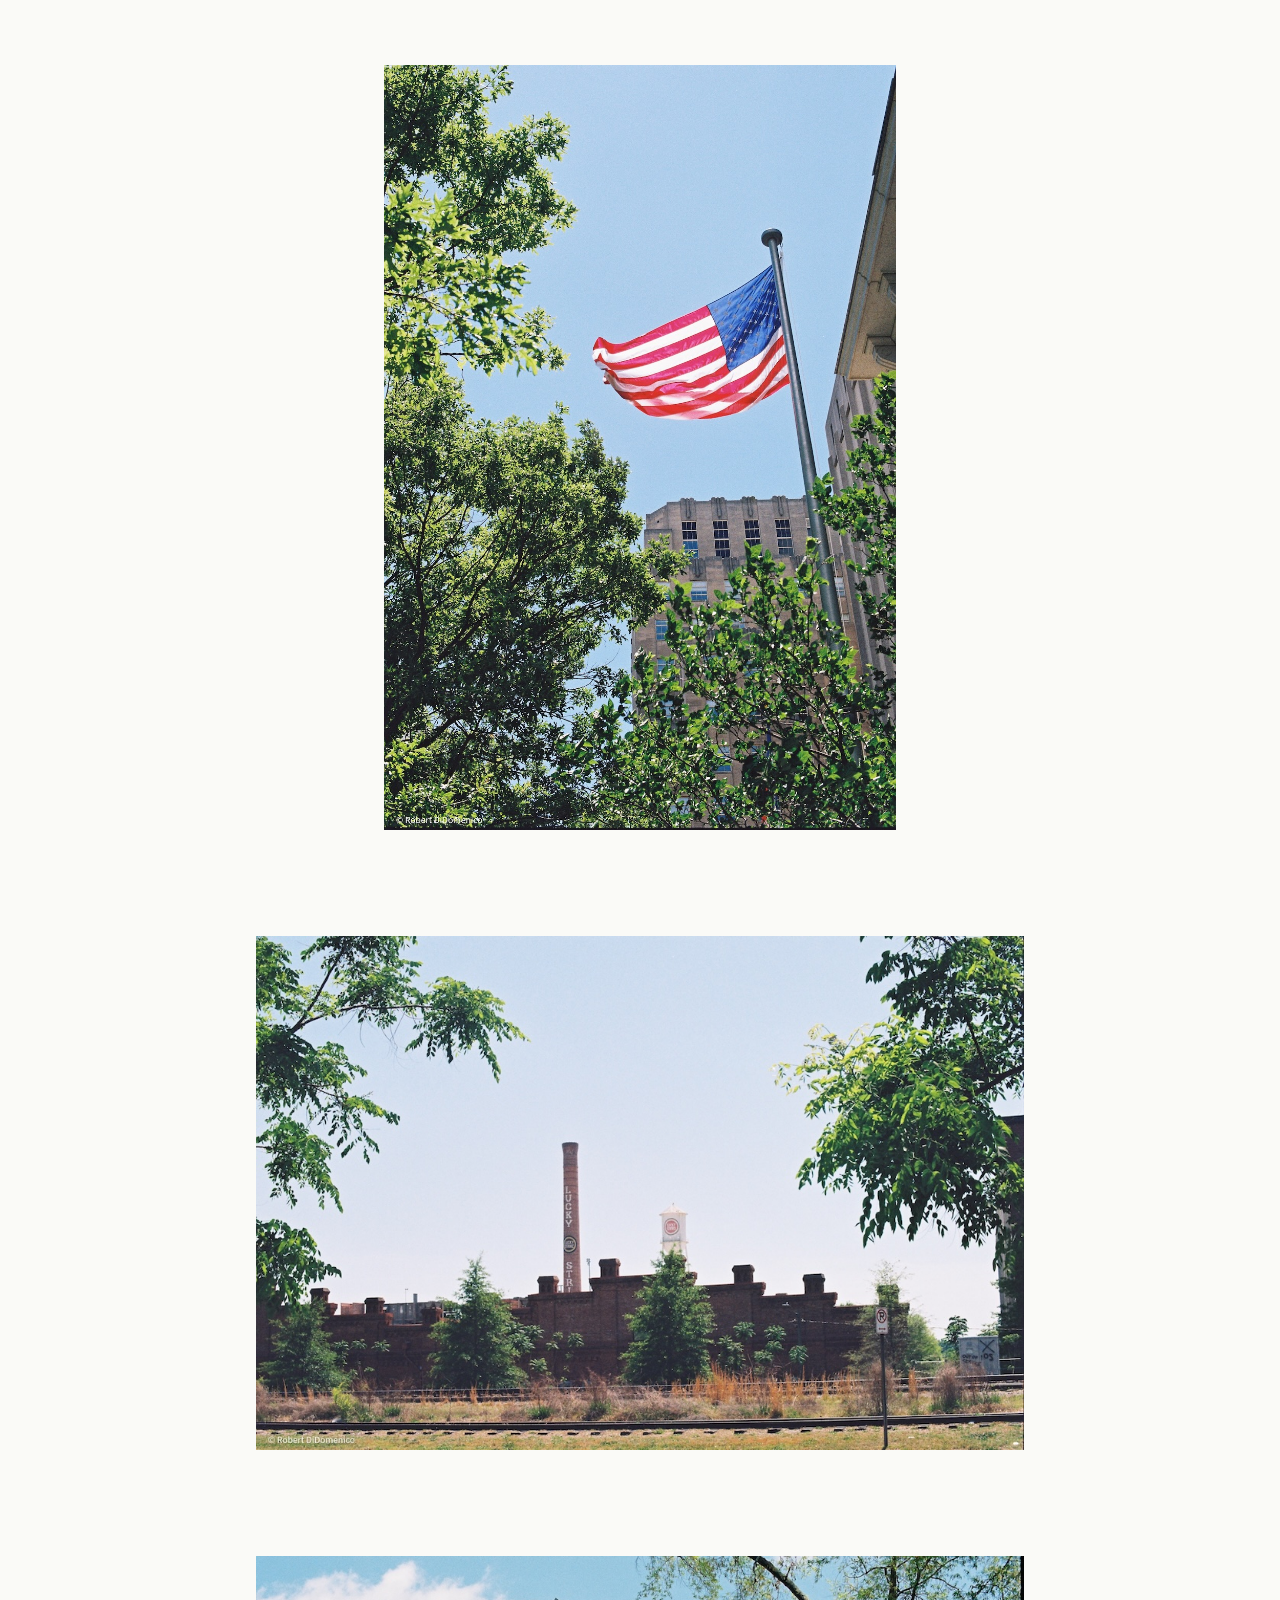
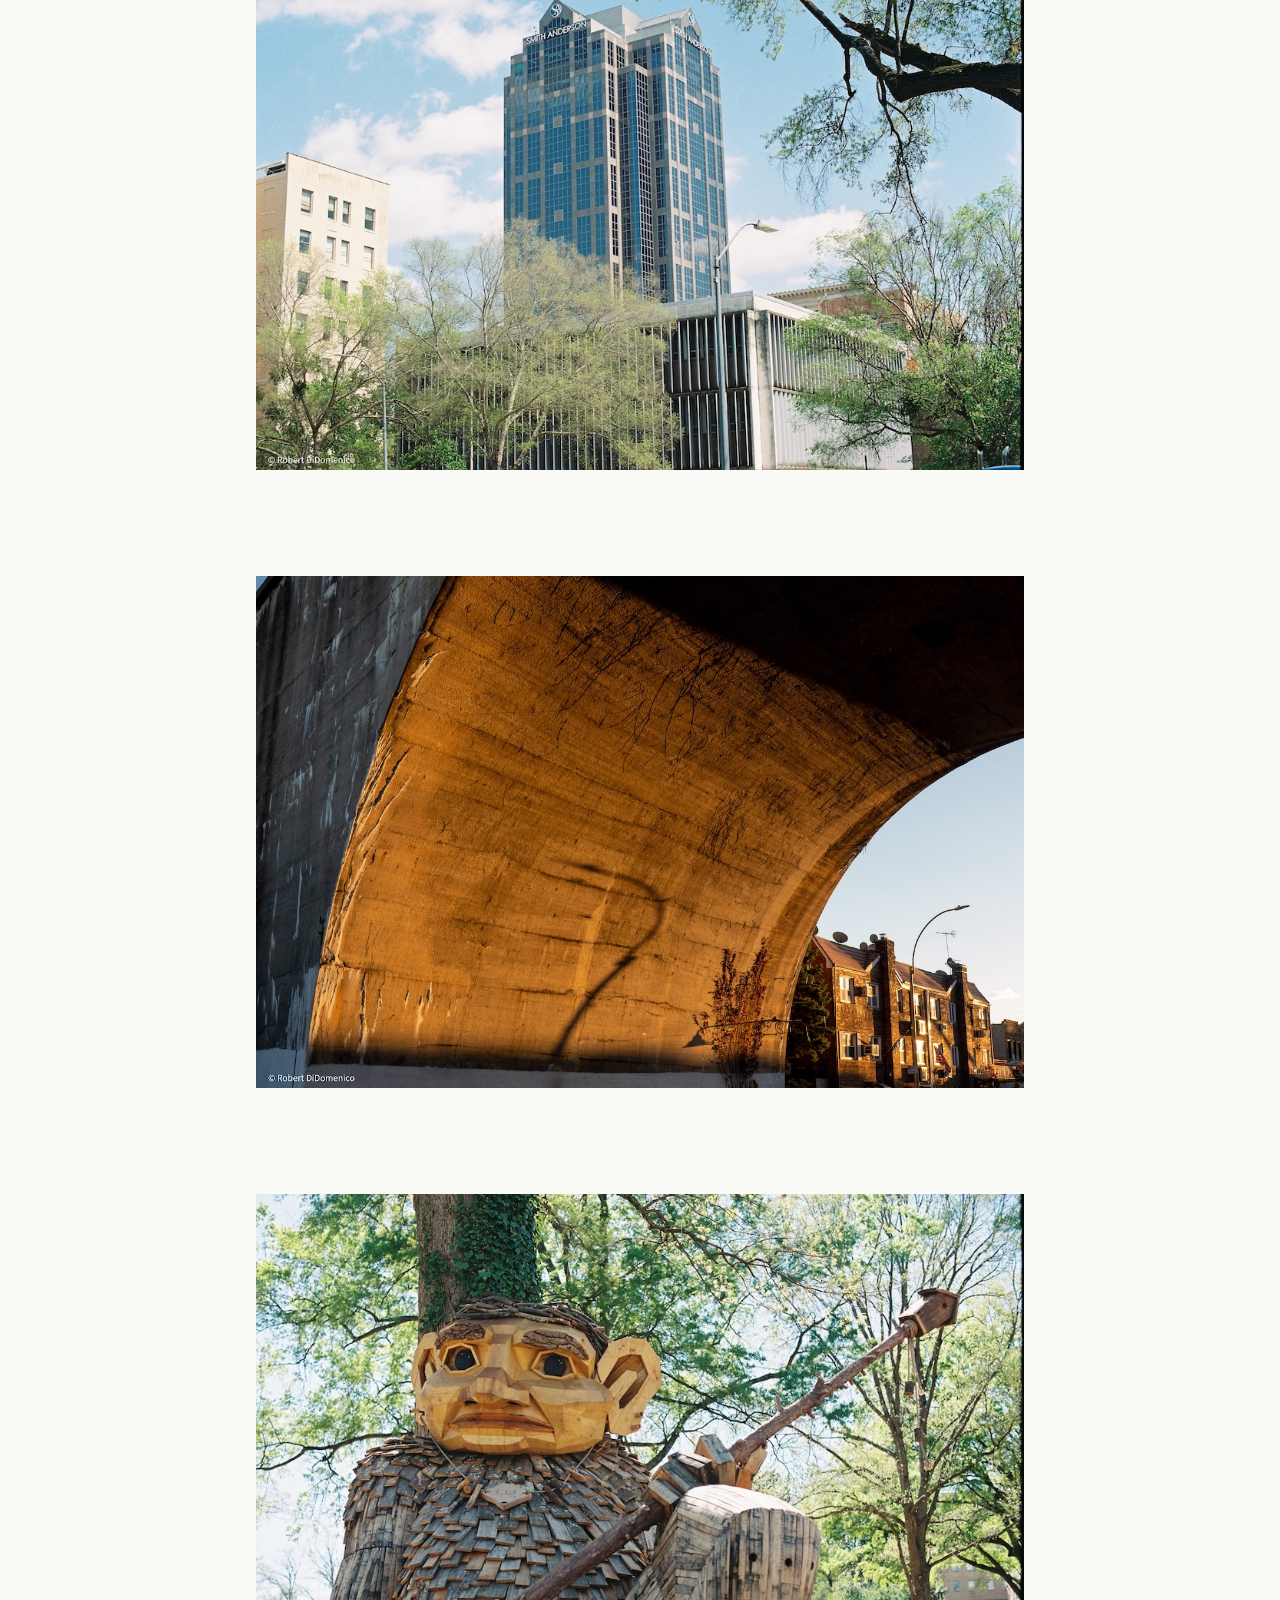
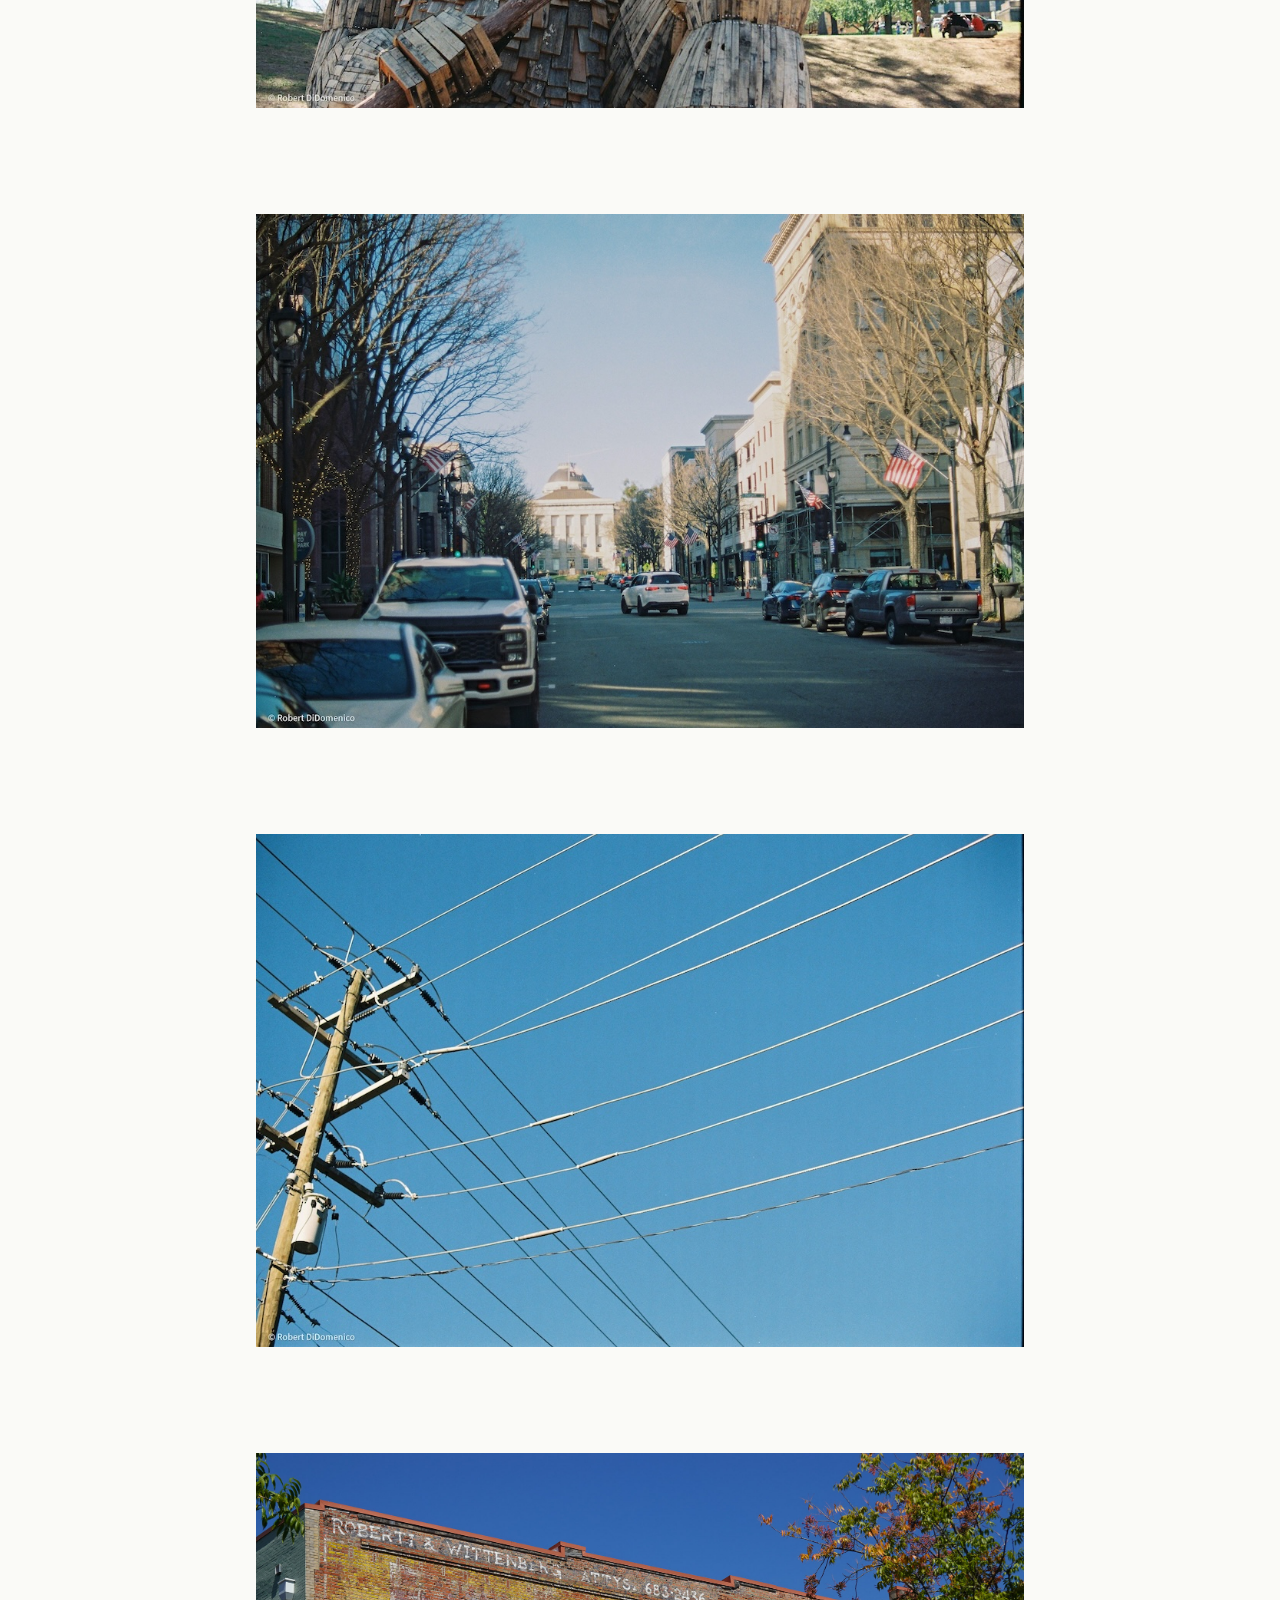
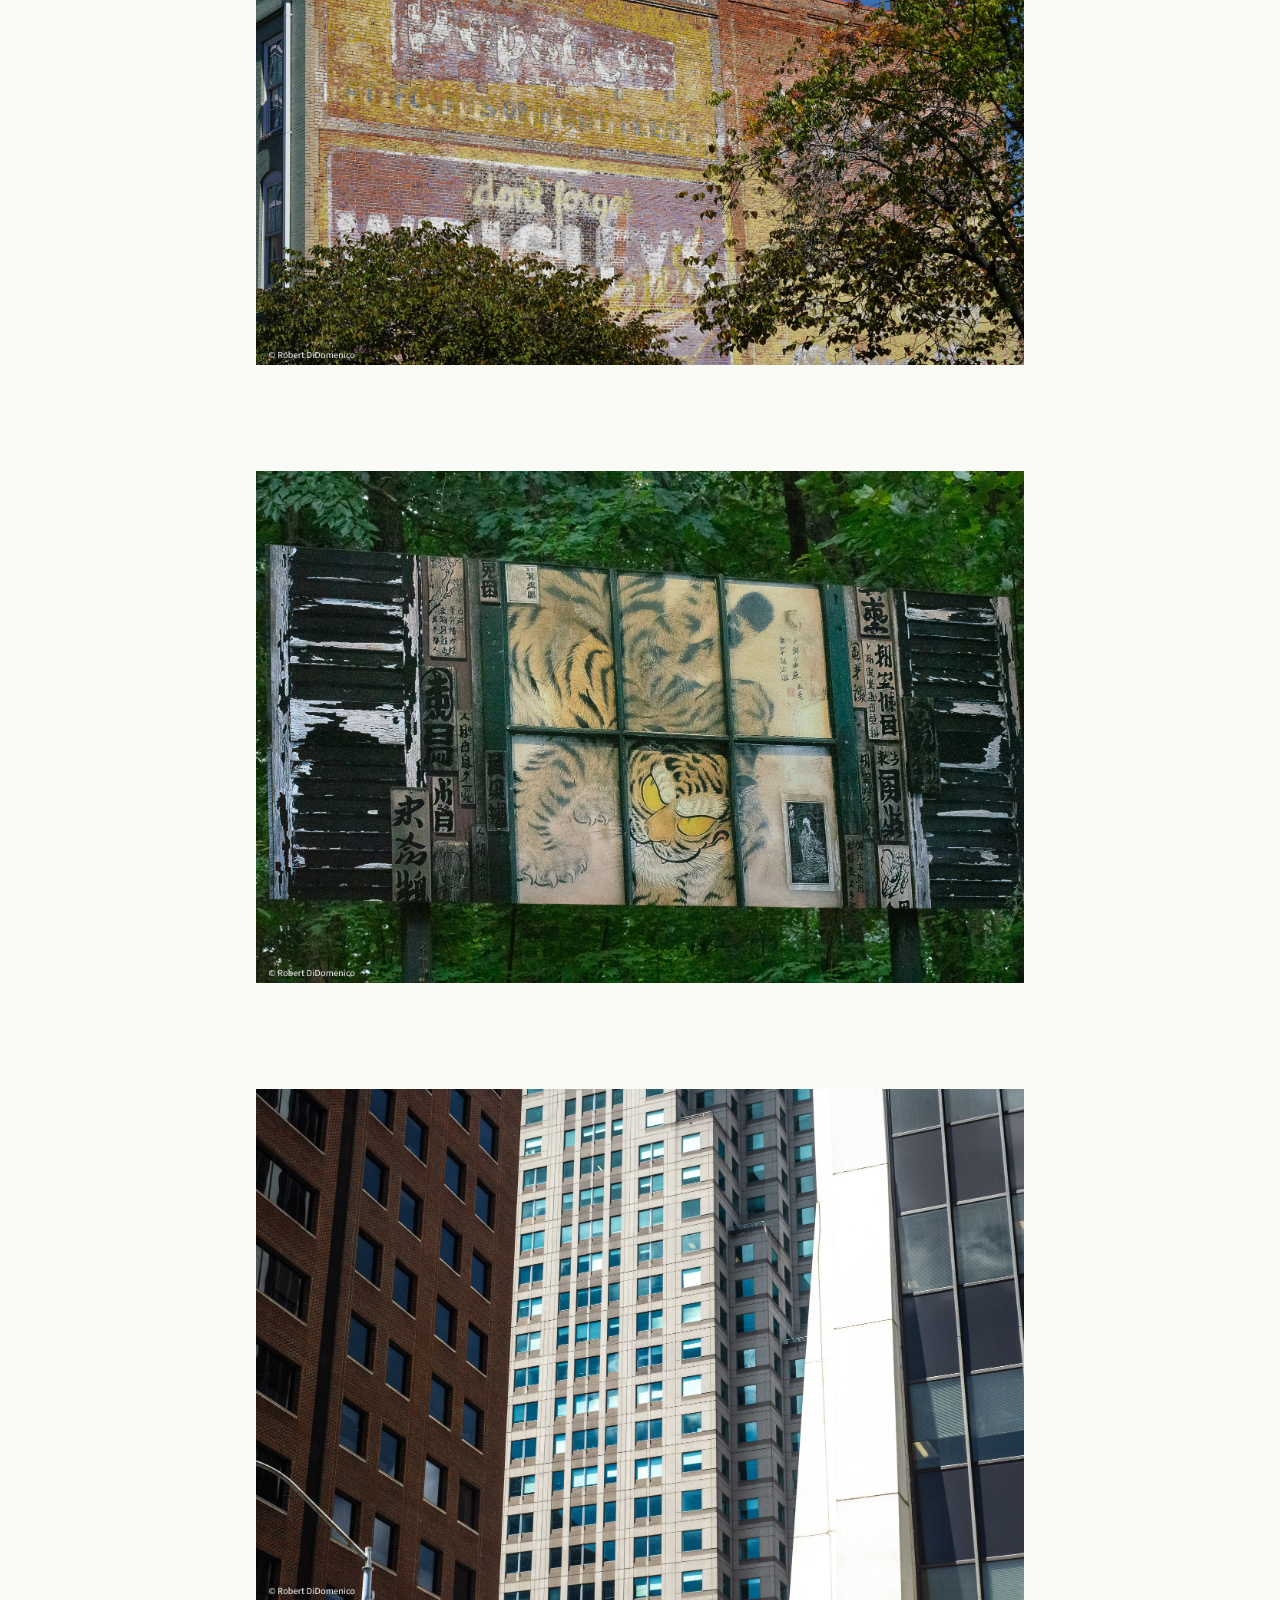
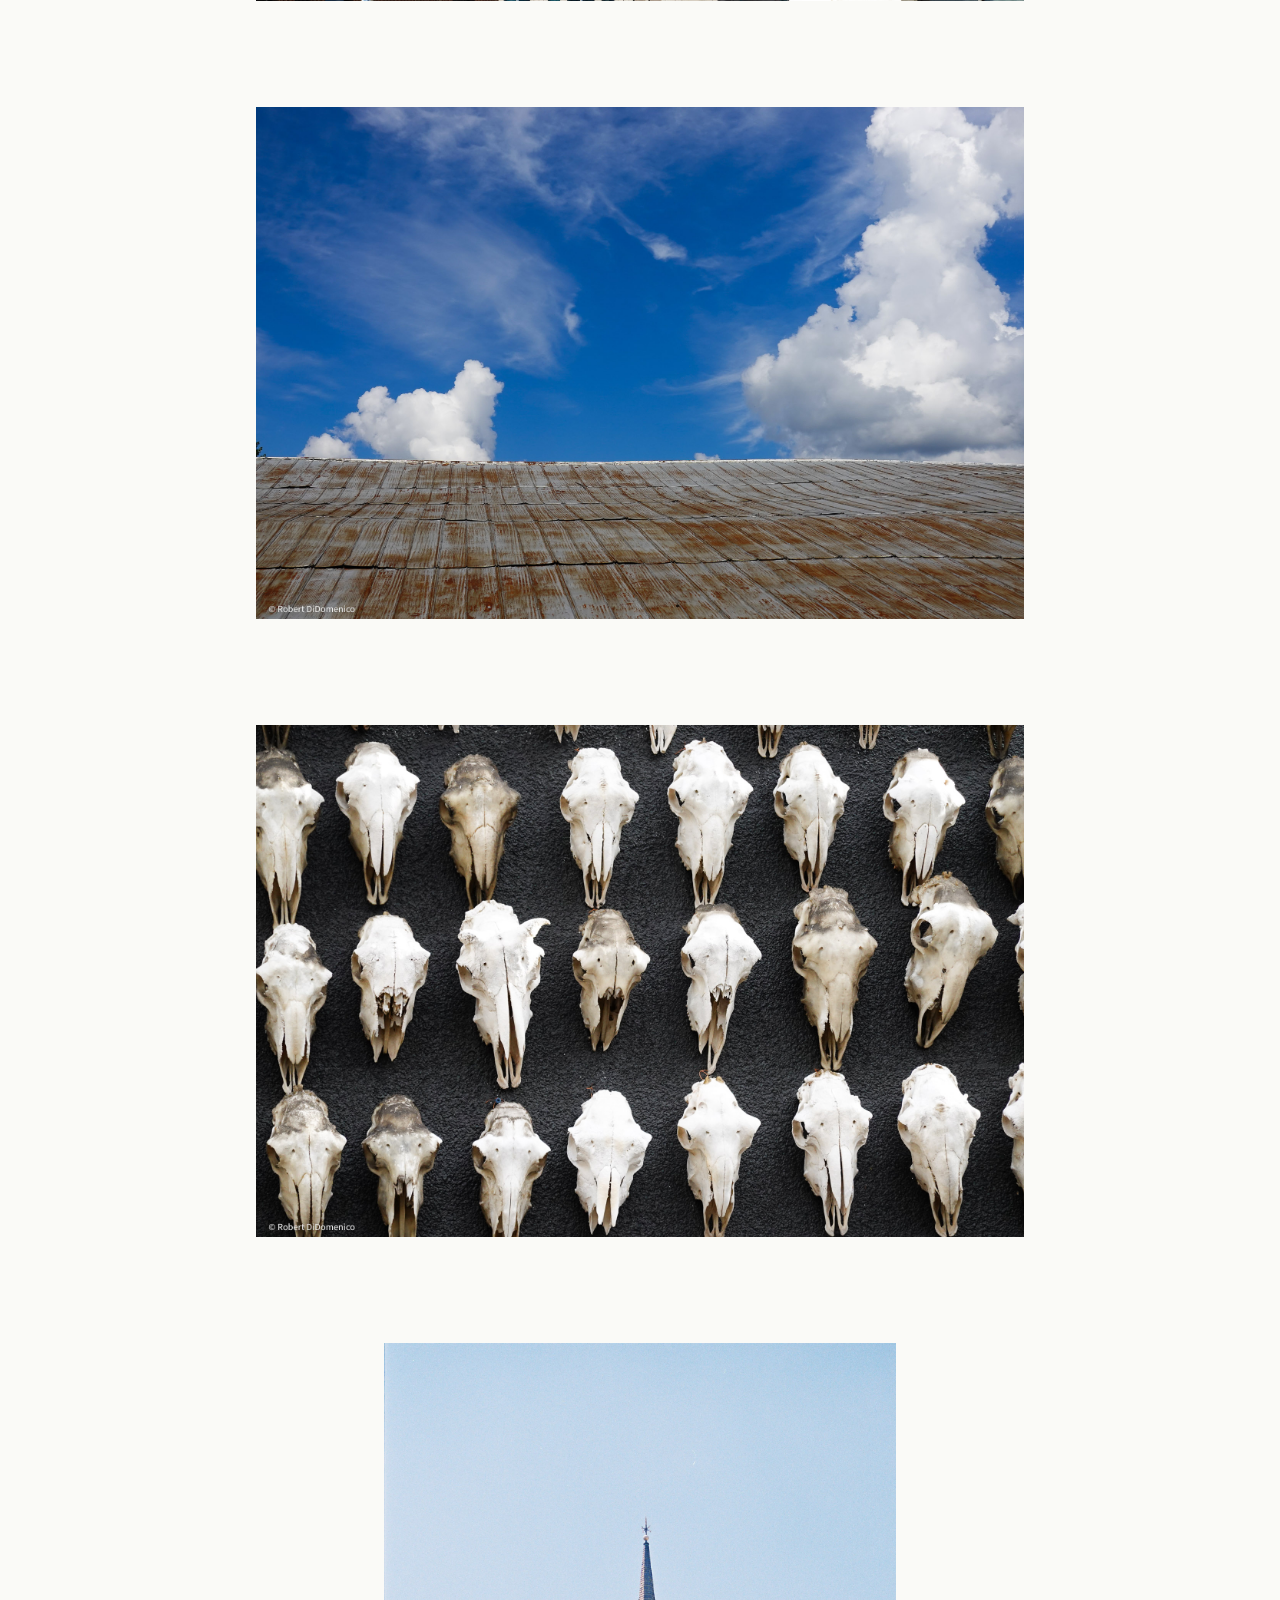
<file: manmade.html>
<!DOCTYPE html>
<html lang="en">
<head>
<meta charset="UTF-8">
<meta name="viewport" content="width=device-width, initial-scale=1.0">
<title>manmade — Rob DiDomenico</title>
<meta name="description" content="Manmade — photographs by Rob DiDomenico.">

<meta property="og:title" content="manmade — rcdido.com">
<meta property="og:description" content="Photographs by Rob DiDomenico.">
<meta property="og:image" content="https://www.rcdido.com/photos/manmade/manmade-01.jpg">
<meta property="og:url" content="https://www.rcdido.com/manmade.html">
<meta property="og:type" content="article">
<meta name="twitter:card" content="summary_large_image">
<meta name="twitter:title" content="manmade — rcdido.com">
<meta name="twitter:description" content="Photographs by Rob DiDomenico.">
<meta name="twitter:image" content="https://www.rcdido.com/photos/manmade/manmade-01.jpg">

<link rel="preconnect" href="https://fonts.googleapis.com">
<link rel="preconnect" href="https://fonts.gstatic.com" crossorigin>
<link href="https://fonts.googleapis.com/css2?family=Lora:ital,wght@0,400;0,500;1,400&family=JetBrains+Mono:wght@400;500&display=swap" rel="stylesheet">
<link rel="stylesheet" href="style.css">
<link rel="icon" href="data:image/svg+xml,<svg xmlns=%22http://www.w3.org/2000/svg%22 viewBox=%220 0 100 100%22><text y=%22.9em%22 font-size=%2290%22>📷</text></svg>">
</head>
<body>
<main class="series">
  <header class="series-header">
    <a href="index.html" class="back">← Index</a>
    <h1>manmade</h1>
    <p class="series-note"> art and architecture</p>
    <p class="series-meta"> · Nikon D3200, D7200, Sony RX100VII, Nikon F3</p>
  </header>

  <section class="photos">
    <figure>
      <img src="photos/manmade/manmade-17.jpg" alt="">
      <figcaption></figcaption>
    </figure>
    <figure>
      <img src="photos/manmade/manmade-02.jpg" alt="">
      <figcaption></figcaption>
    </figure>
    <figure>
      <img src="photos/manmade/manmade-03.jpg" alt="">
      <figcaption></figcaption>
    </figure>
    <figure>
      <img src="photos/manmade/manmade-05.jpg" alt="">
      <figcaption></figcaption>
    </figure>
    <figure>
      <img src="photos/manmade/manmade-06.jpg" alt="">
      <figcaption></figcaption>
    </figure>
    <figure>
      <img src="photos/manmade/manmade-07.jpg" alt="">
      <figcaption></figcaption>
    </figure>
    <figure>
      <img src="photos/manmade/manmade-08.jpg" alt="">
      <figcaption></figcaption>
    </figure>
    <figure>
      <img src="photos/manmade/manmade-09.jpg" alt="">
      <figcaption></figcaption>
    </figure>
    <figure>
      <img src="photos/manmade/manmade-10.jpg" alt="">
      <figcaption></figcaption>
    </figure>
    <figure>
      <img src="photos/manmade/manmade-11.jpg" alt="">
      <figcaption></figcaption>
    </figure>
    <figure>
      <img src="photos/manmade/manmade-12.jpg" alt="">
      <figcaption></figcaption>
    </figure>
    <figure>
      <img src="photos/manmade/manmade-13.jpg" alt="">
      <figcaption></figcaption>
    </figure>
    <figure>
      <img src="photos/manmade/manmade-14.jpg" alt="">
      <figcaption></figcaption>
    </figure>
    <figure>
      <img src="photos/manmade/manmade-15.jpg" alt="">
      <figcaption></figcaption>
    </figure>
    <figure>
      <img src="photos/manmade/manmade-16.jpg" alt="">
      <figcaption></figcaption>
    </figure>
    <figure>
      <img src="photos/manmade/manmade-01.jpg" alt="">
      <figcaption></figcaption>
    </figure>
    <figure>
      <img src="photos/manmade/manmade-18.jpg" alt="">
      <figcaption></figcaption>
    </figure>
    <figure>
      <img src="photos/manmade/manmade-19.jpg" alt="">
      <figcaption></figcaption>
    </figure>
      <figure>
      <img src="photos/manmade/manmade-20.jpg" alt="">
      <figcaption></figcaption>
    </figure>
          <figure>
      <img src="photos/manmade/manmade-21.jpg" alt="">
      <figcaption></figcaption>
    </figure>
          <figure>
      <img src="photos/manmade/manmade-22.jpg" alt="">
      <figcaption></figcaption>
    </figure>
          <figure>
      <img src="photos/manmade/manmade-23.jpg" alt="">
      <figcaption></figcaption>
    </figure>
          <figure>
      <img src="photos/manmade/manmade-24.jpg" alt="">
      <figcaption></figcaption>
    </figure>
              <figure>
      <img src="photos/manmade/manmade-25.jpg" alt="">
      <figcaption></figcaption>
    </figure>
        <figure>
      <img src="photos/manmade/manmade-27.jpg" alt="">
      <figcaption></figcaption>
    </figure>
        <figure>
      <img src="photos/manmade/manmade-28.jpg" alt="">
      <figcaption></figcaption>
    </figure>
  </section>

  <footer class="series-footer">
    <a href="index.html">← Back to index</a>
  </footer>
</main>
</body>
</html>
</file>
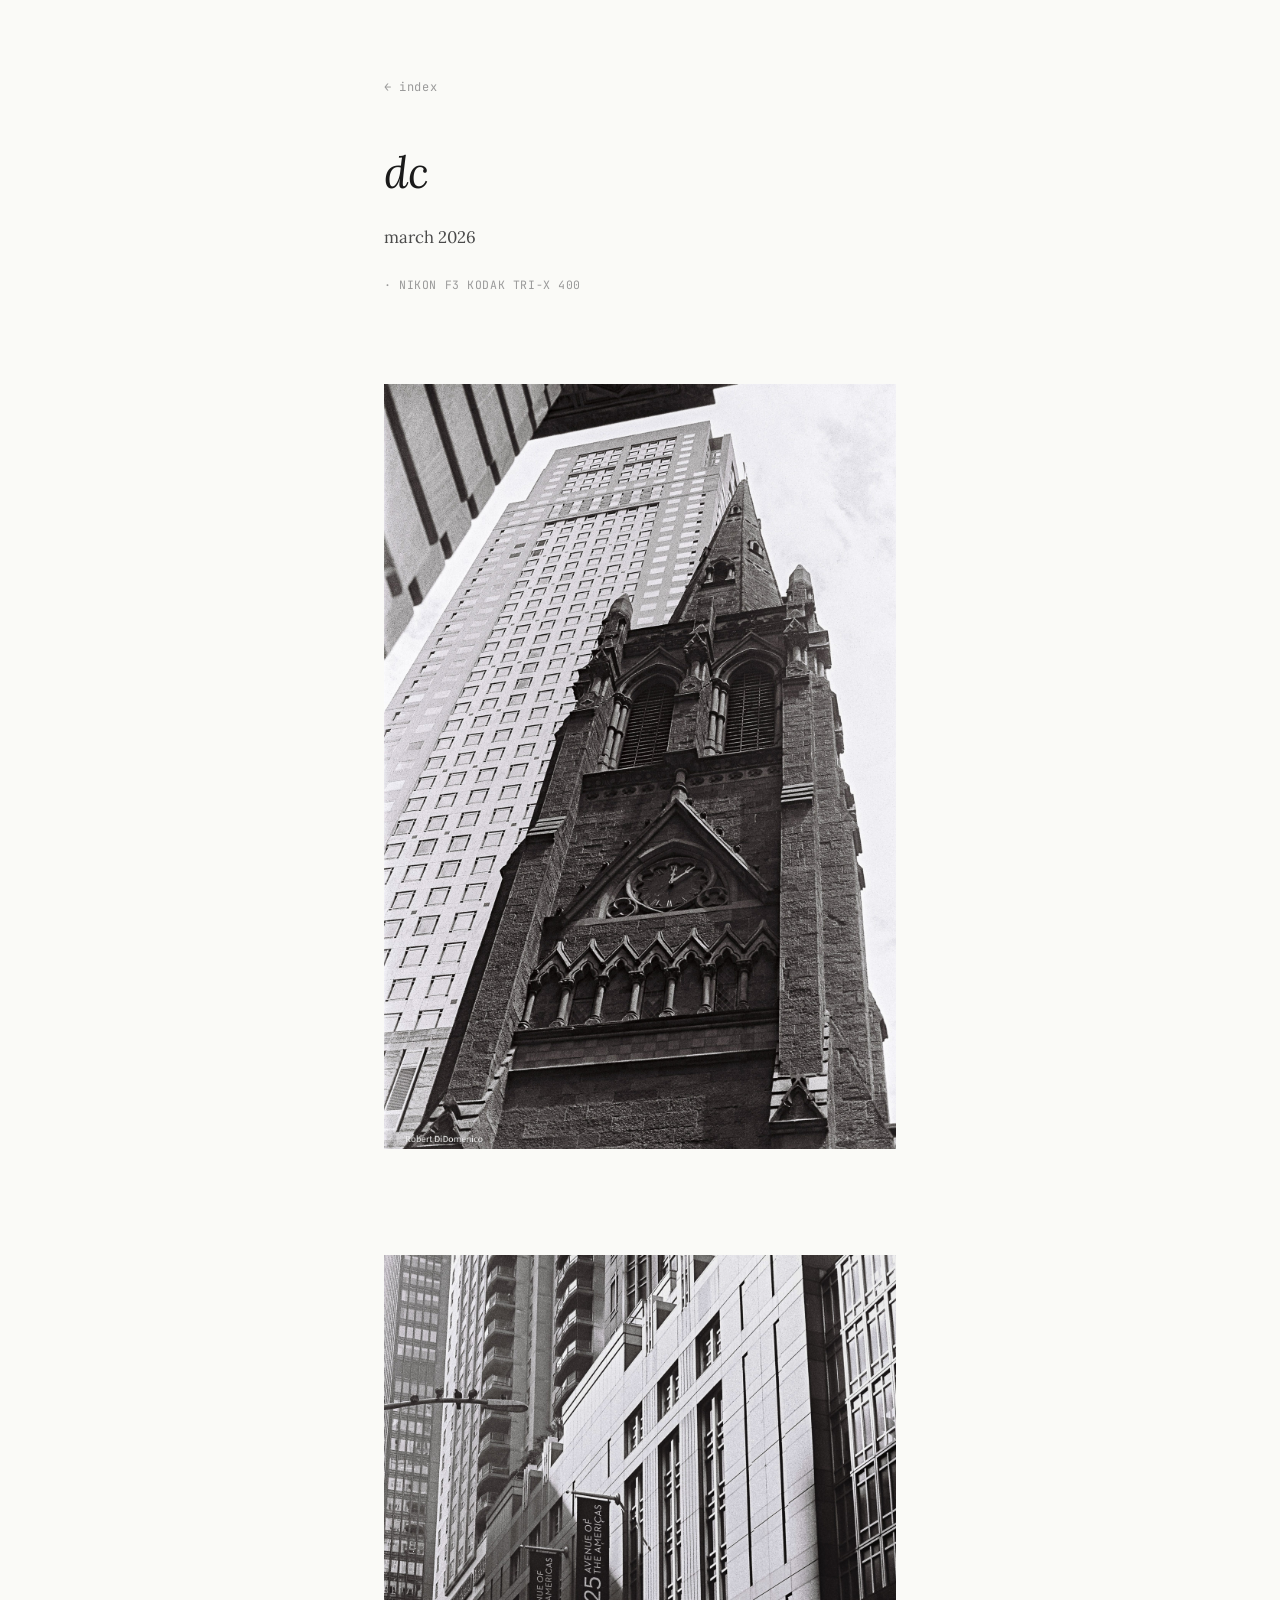
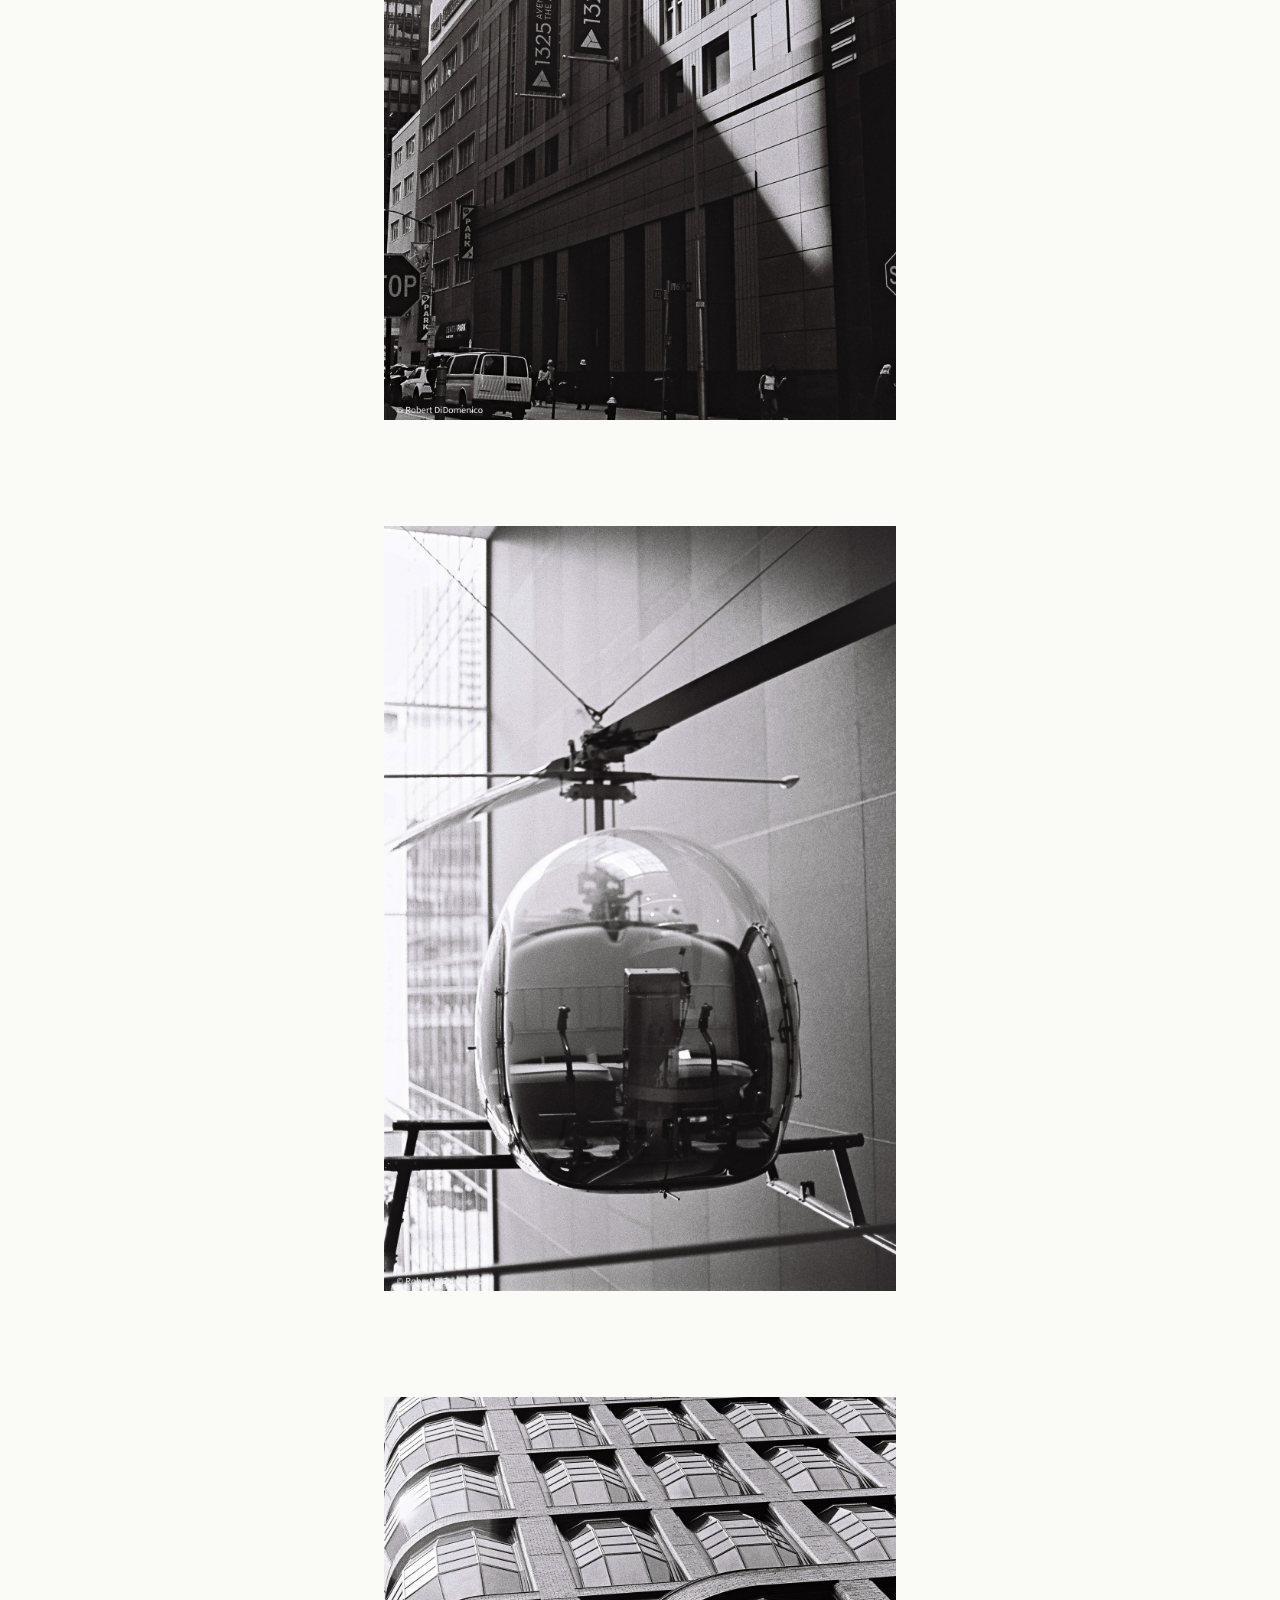
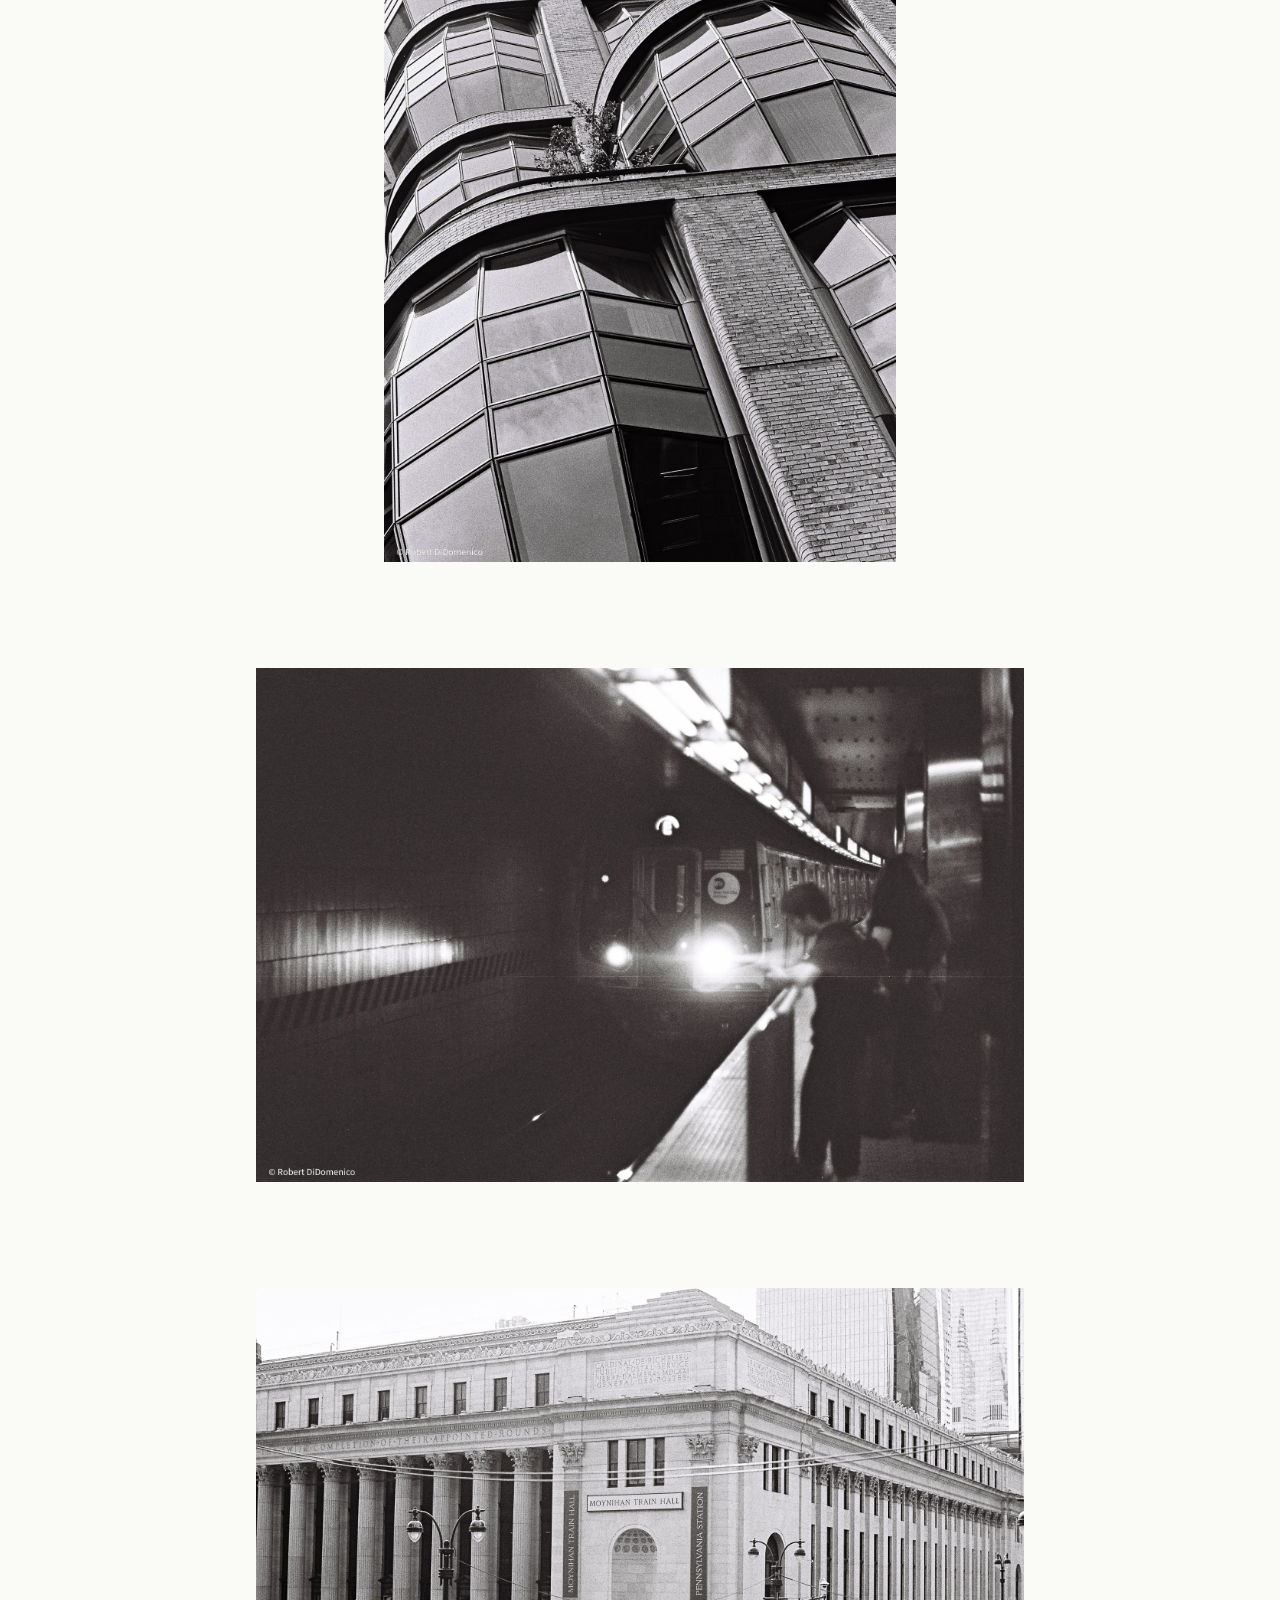
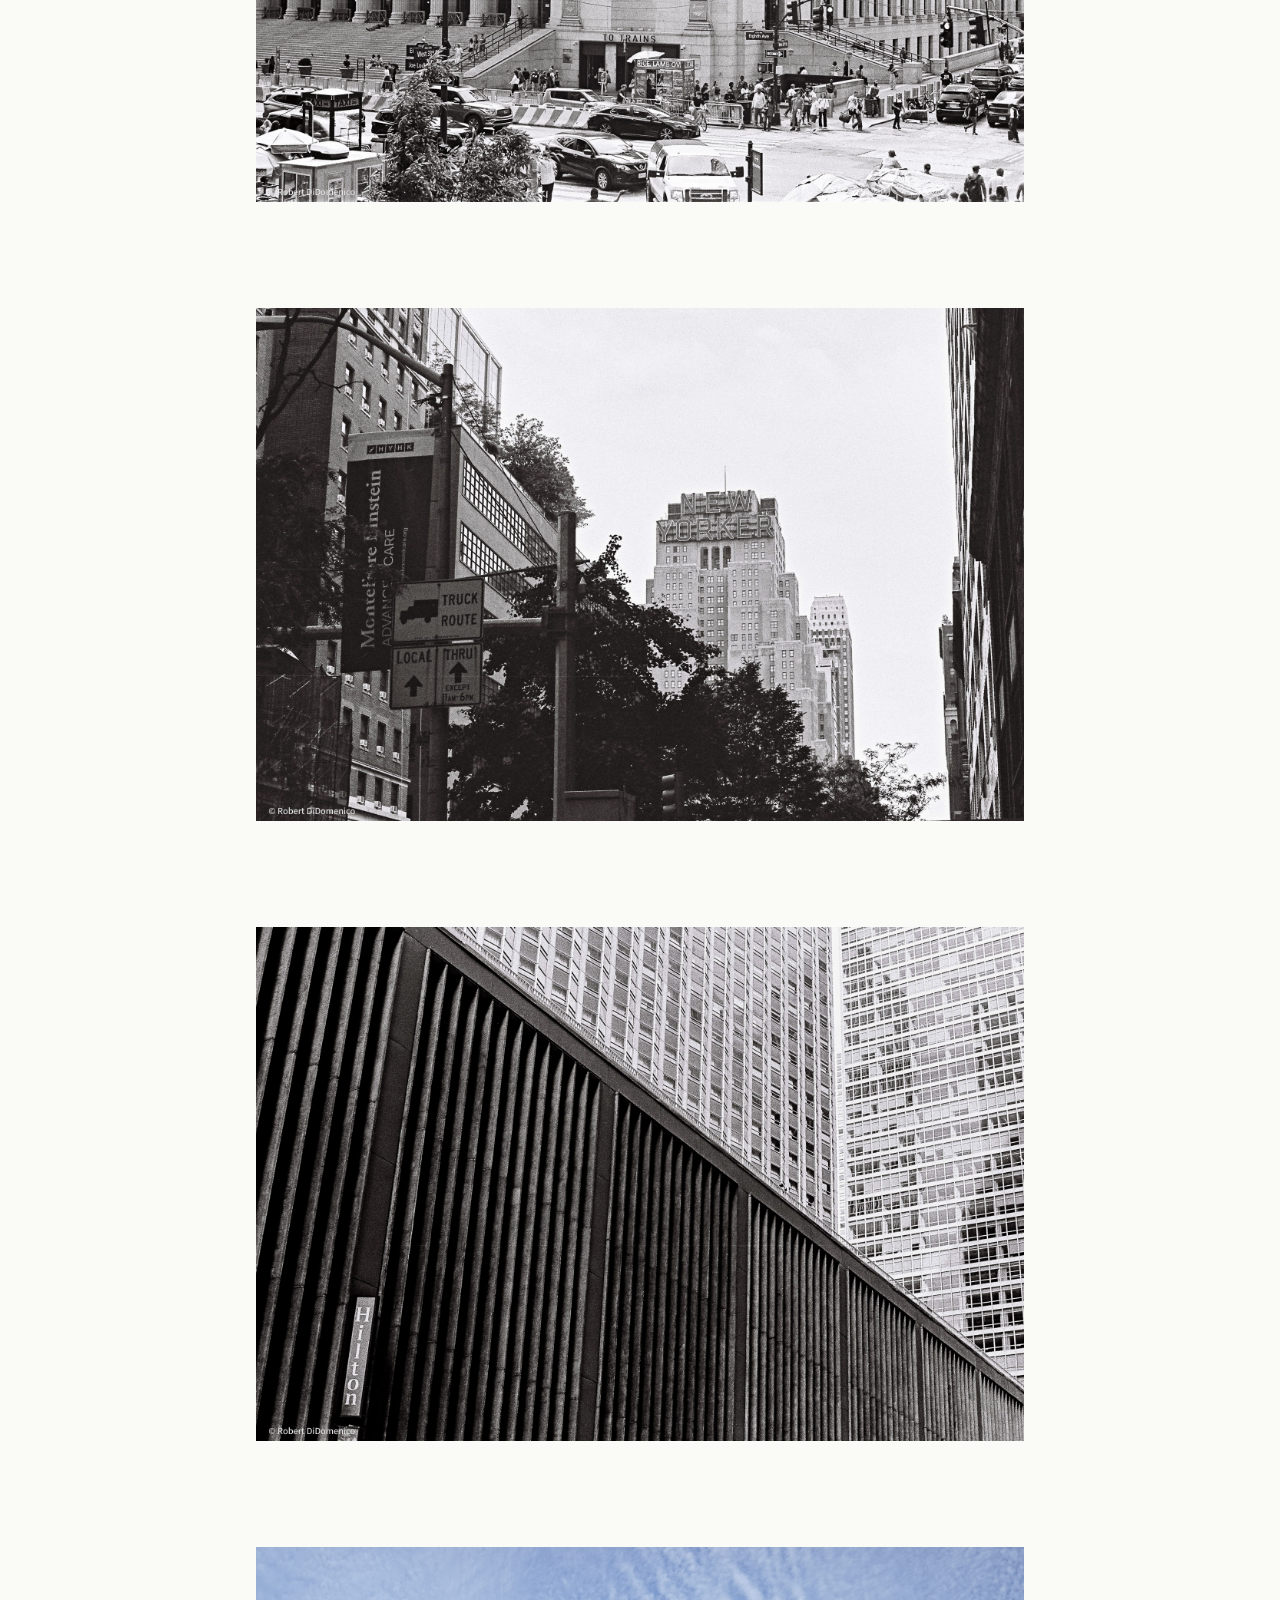
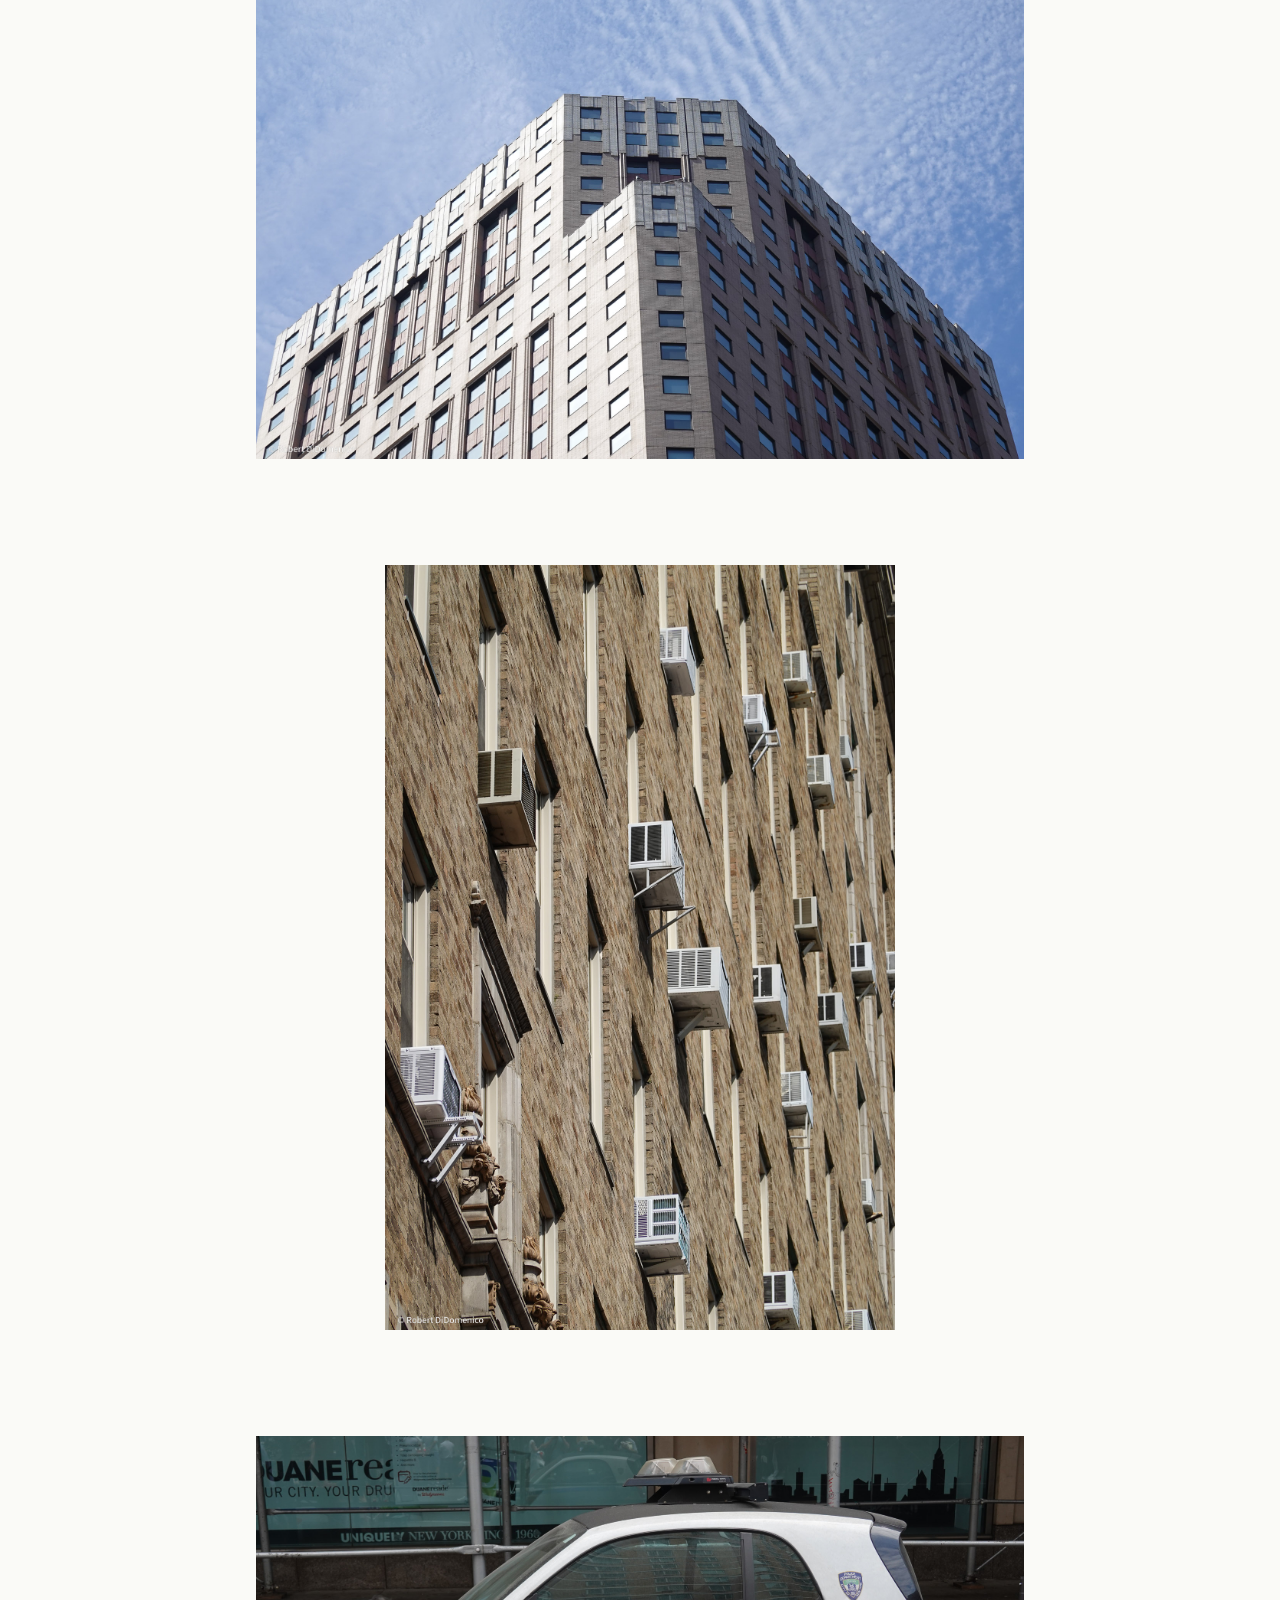
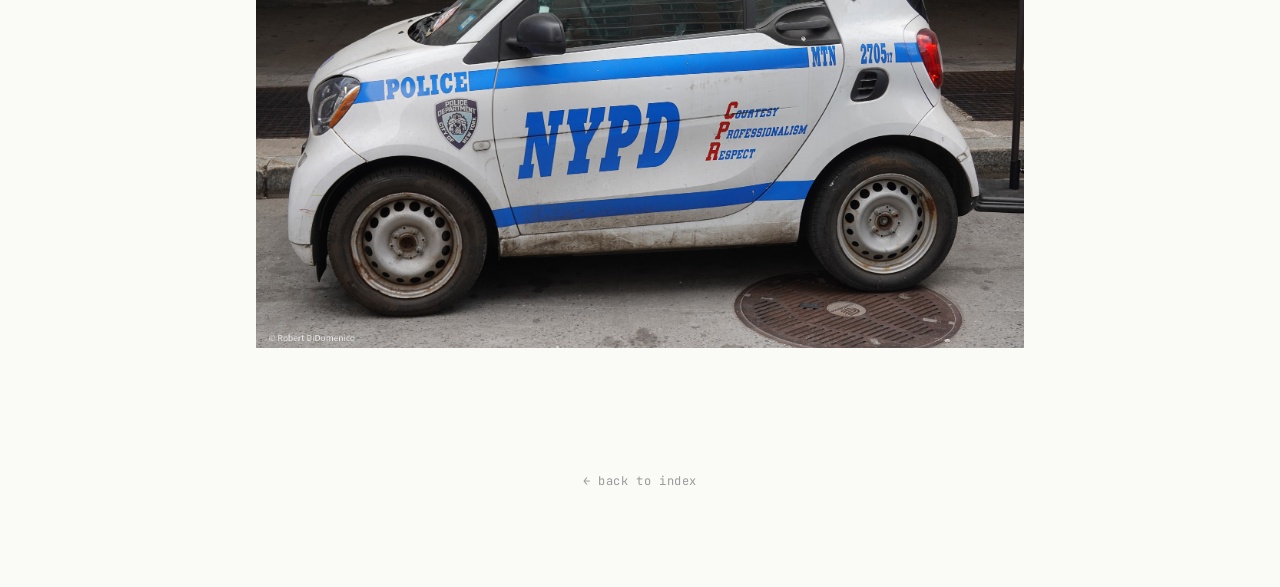
<file: nyc.html>
<!DOCTYPE html>
<html lang="en">
<head>
<meta charset="UTF-8">
<meta name="viewport" content="width=device-width, initial-scale=1.0">
<title>nyc — Rob DiDomenico</title>
<meta name="description" content="nyc — photographs by Rob DiDomenico.">

<meta property="og:title" content="nyc — rcdido.com">
<meta property="og:description" content="Photographs by Rob DiDomenico.">
<meta property="og:image" content="https://www.rcdido.com/photos/nyc/nyc-01.jpg">
<meta property="og:url" content="https://www.rcdido.com/nyc.html">
<meta property="og:type" content="article">
<meta name="twitter:card" content="summary_large_image">
<meta name="twitter:title" content="nyc — rcdido.com">
<meta name="twitter:description" content="Photographs by Rob DiDomenico.">
<meta name="twitter:image" content="https://www.rcdido.com/photos/nyc/nyc-01.jpg">

<link rel="preconnect" href="https://fonts.googleapis.com">
<link rel="preconnect" href="https://fonts.gstatic.com" crossorigin>
<link href="https://fonts.googleapis.com/css2?family=Lora:ital,wght@0,400;0,500;1,400&family=JetBrains+Mono:wght@400;500&display=swap" rel="stylesheet">
<link rel="stylesheet" href="style.css">
<link rel="icon" href="data:image/svg+xml,<svg xmlns=%22http://www.w3.org/2000/svg%22 viewBox=%220 0 100 100%22><text y=%22.9em%22 font-size=%2290%22>📷</text></svg>">
</head>
<body>
<main class="series">
  <header class="series-header">
    <a href="index.html" class="back">← Index</a>
    <h1>dc</h1>
    <p class="series-note"> march 2026</p>
    <p class="series-meta"> · Nikon F3 Kodak TRI-X 400</p>
  </header>

  <section class="photos">
<figure>
  <img src="photos/nyc/nyc-01.jpg" alt="">
  <figcaption></figcaption>
</figure>
<figure>
  <img src="photos/nyc/nyc-02.jpg" alt="">
  <figcaption></figcaption>
</figure>
<figure>
  <img src="photos/nyc/nyc-03.jpg" alt="">
  <figcaption></figcaption>
</figure>
<figure>
  <img src="photos/nyc/nyc-04.jpg" alt="">
  <figcaption></figcaption>
</figure>
<figure>
  <img src="photos/nyc/nyc-05.jpg" alt="">
  <figcaption></figcaption>
</figure>
<figure>
  <img src="photos/nyc/nyc-06.jpg" alt="">
  <figcaption></figcaption>
</figure>
<figure>
  <img src="photos/nyc/nyc-07.jpg" alt="">
  <figcaption></figcaption>
</figure>
<figure>
  <img src="photos/nyc/nyc-08.jpg" alt="">
  <figcaption></figcaption>
</figure>
<figure>
  <img src="photos/nyc/nyc-09.jpg" alt="">
  <figcaption></figcaption>
</figure>
<figure>
  <img src="photos/nyc/nyc-10.jpg" alt="">
  <figcaption></figcaption>
</figure>
<figure>
  <img src="photos/nyc/nyc-11.jpg" alt="">
  <figcaption></figcaption>
</figure>

  </section>

  <footer class="series-footer">
    <a href="index.html">← Back to index</a>
  </footer>
</main>
</body>
</html>
</file>
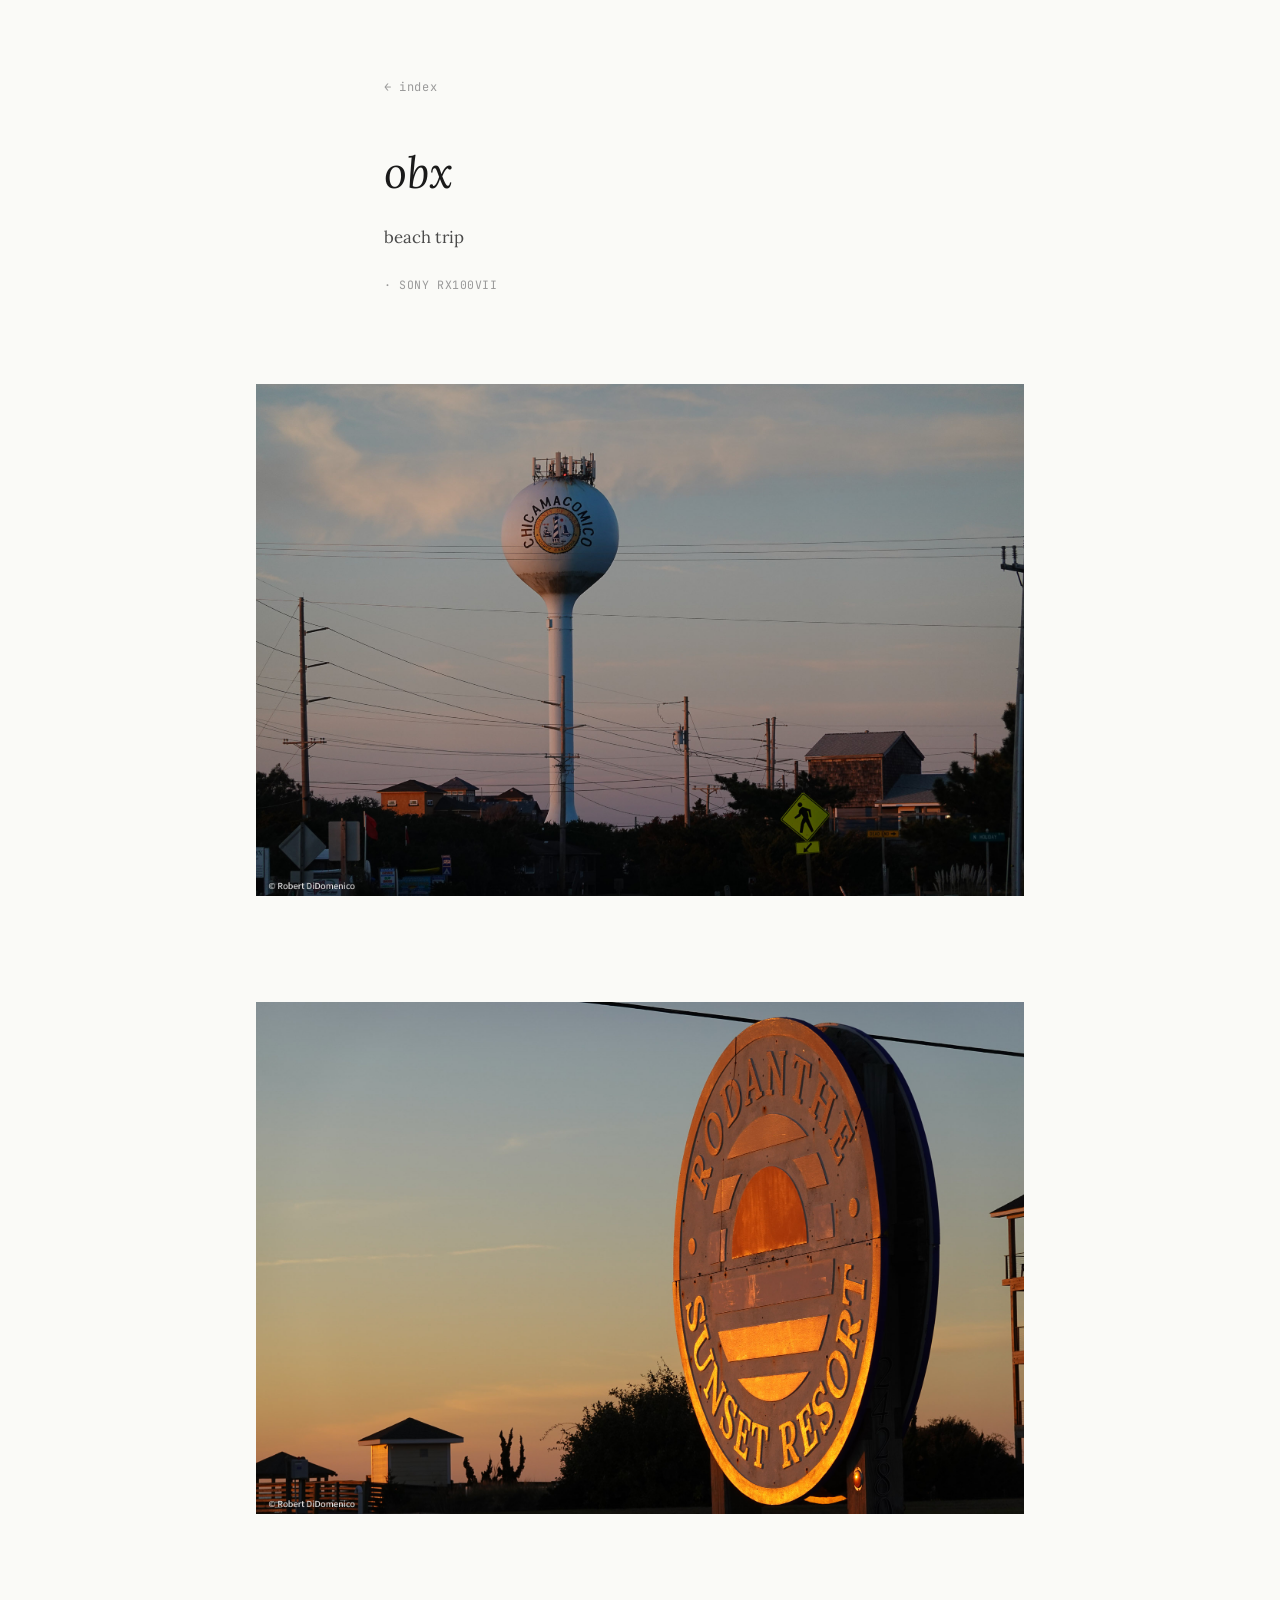
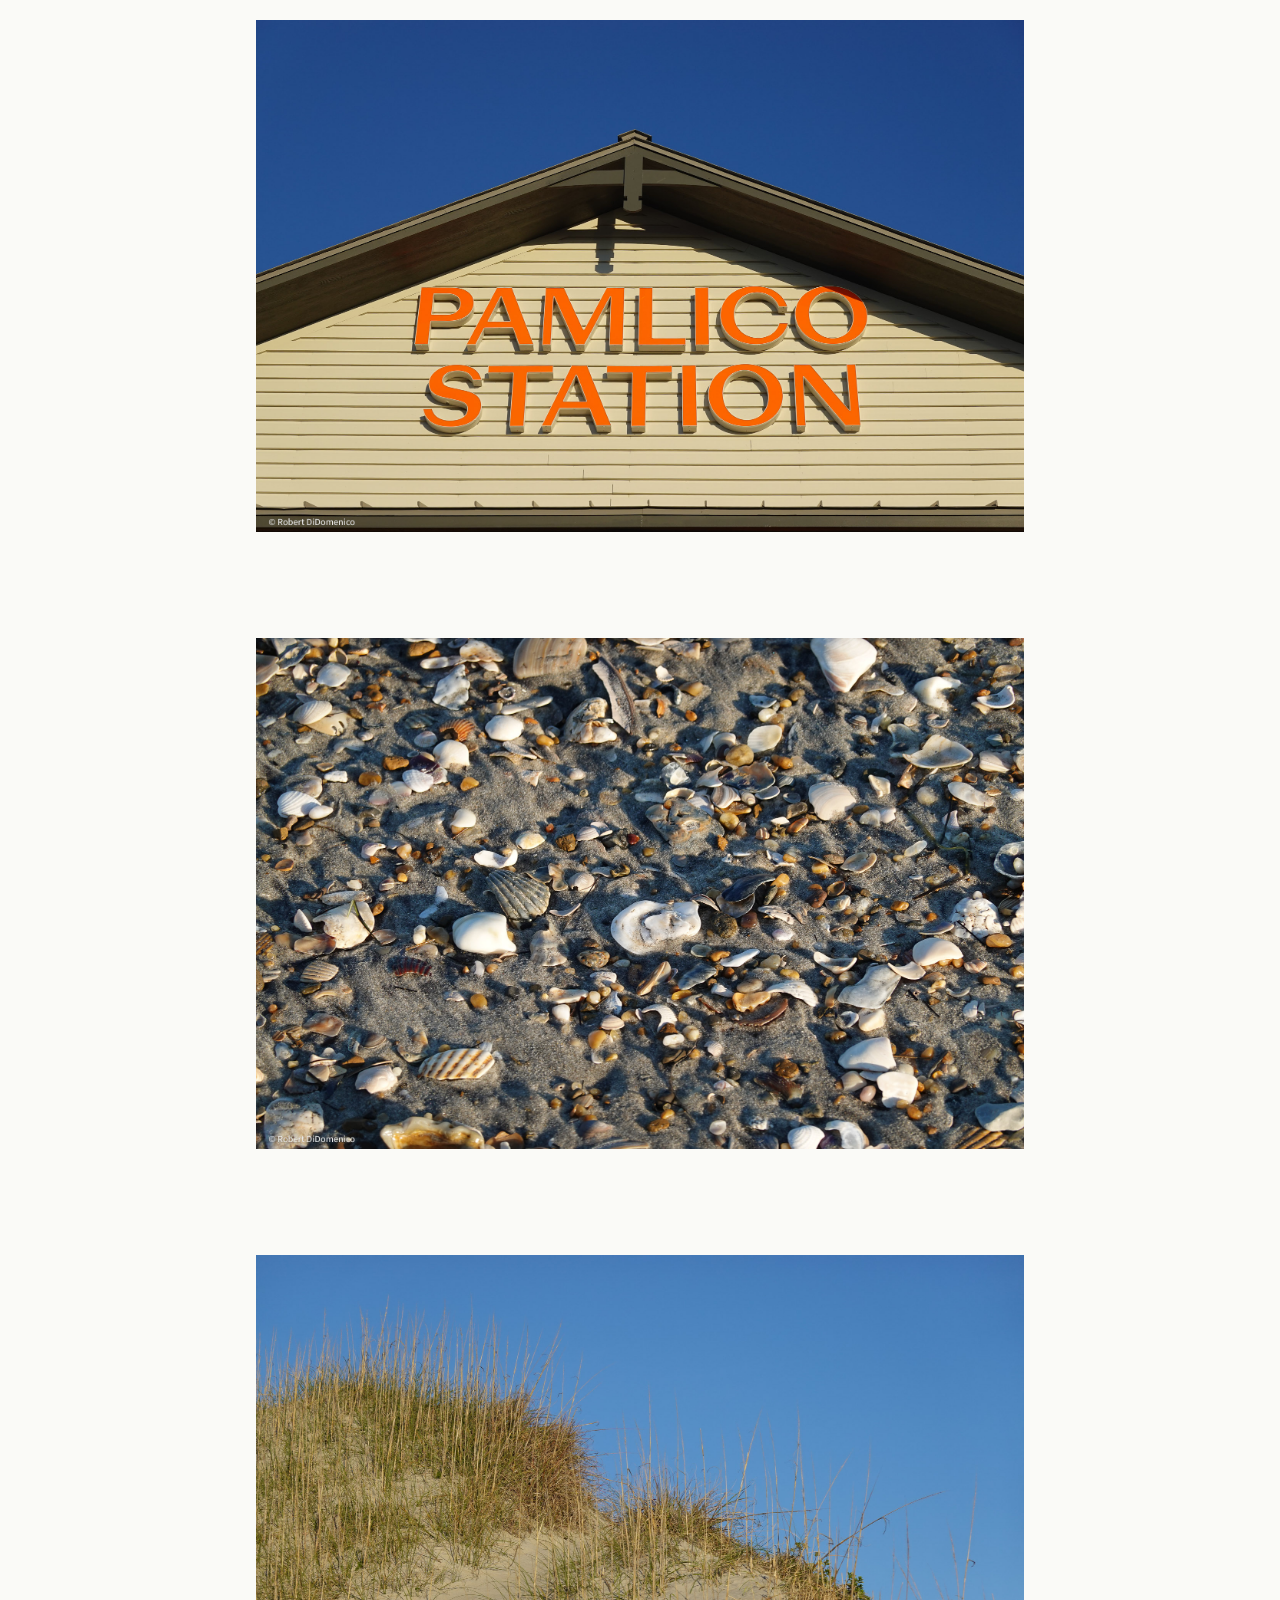
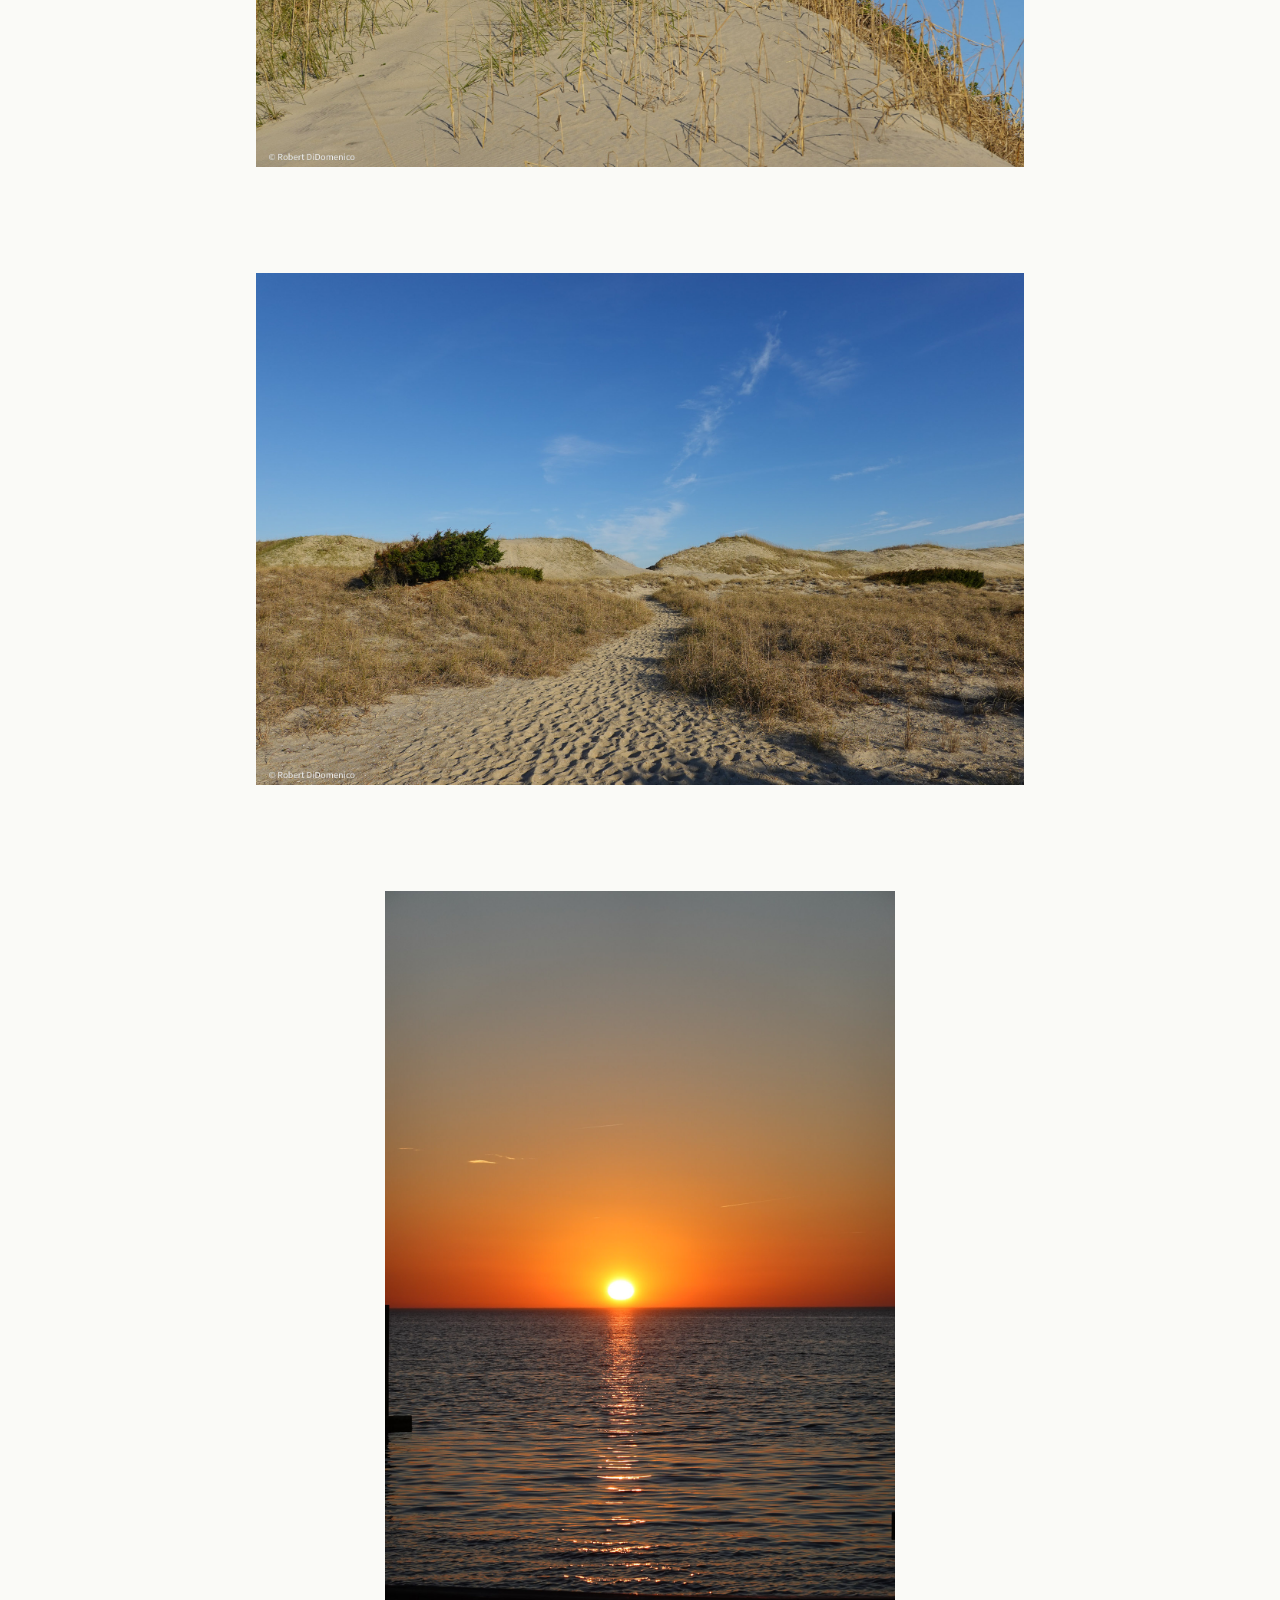
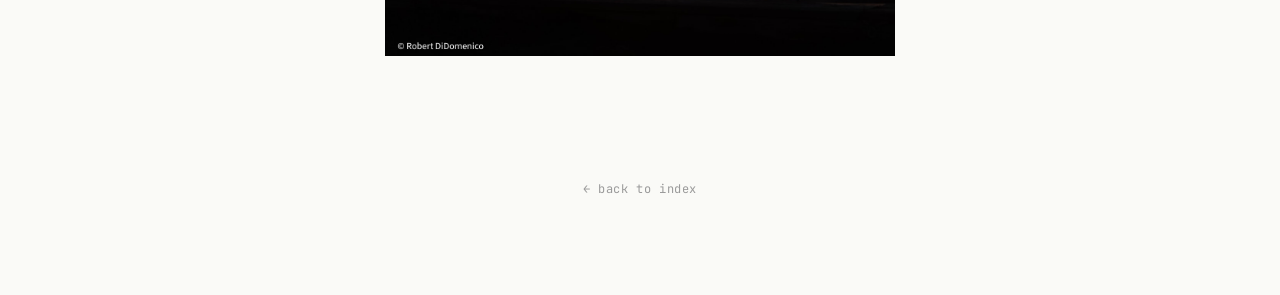
<file: obx.html>
<!DOCTYPE html>
<html lang="en">
<head>
<meta charset="UTF-8">
<meta name="viewport" content="width=device-width, initial-scale=1.0">
<title>obx — Rob DiDomenico</title>
<meta name="description" content="obx — photographs by Rob DiDomenico.">

<meta property="og:title" content="obx — rcdido.com">
<meta property="og:description" content="Photographs by Rob DiDomenico.">
<meta property="og:image" content="https://www.rcdido.com/photos/obx/obx-03.jpg">
<meta property="og:url" content="https://www.rcdido.com/obx.html">
<meta property="og:type" content="article">
<meta name="twitter:card" content="summary_large_image">
<meta name="twitter:title" content="obx — rcdido.com">
<meta name="twitter:description" content="Photographs by Rob DiDomenico.">
<meta name="twitter:image" content="https://www.rcdido.com/photos/obx/obx-03.jpg">

<link rel="preconnect" href="https://fonts.googleapis.com">
<link rel="preconnect" href="https://fonts.gstatic.com" crossorigin>
<link href="https://fonts.googleapis.com/css2?family=Lora:ital,wght@0,400;0,500;1,400&family=JetBrains+Mono:wght@400;500&display=swap" rel="stylesheet">
<link rel="stylesheet" href="style.css">
<link rel="icon" href="data:image/svg+xml,<svg xmlns=%22http://www.w3.org/2000/svg%22 viewBox=%220 0 100 100%22><text y=%22.9em%22 font-size=%2290%22>📷</text></svg>">
</head>
<body>
<main class="series">
  <header class="series-header">
    <a href="index.html" class="back">← Index</a>
    <h1>obx</h1>
    <p class="series-note"> beach trip</p>
    <p class="series-meta"> · Sony RX100VII</p>
  </header>

  <section class="photos">
<figure>
  <img src="photos/obx/obx-01.jpg" alt="">
  <figcaption></figcaption>
</figure>
<figure>
  <img src="photos/obx/obx-02.jpg" alt="">
  <figcaption></figcaption>
</figure>
<figure>
  <img src="photos/obx/obx-03.jpg" alt="">
  <figcaption></figcaption>
</figure>
<figure>
  <img src="photos/obx/obx-04.jpg" alt="">
  <figcaption></figcaption>
</figure>
<figure>
  <img src="photos/obx/obx-05.jpg" alt="">
  <figcaption></figcaption>
</figure>
<figure>
  <img src="photos/obx/obx-06.jpg" alt="">
  <figcaption></figcaption>
</figure>
<figure>
  <img src="photos/obx/obx-07.jpg" alt="">
  <figcaption></figcaption>
</figure>

  </section>

  <footer class="series-footer">
    <a href="index.html">← Back to index</a>
  </footer>
</main>
</body>
</html>
</file>
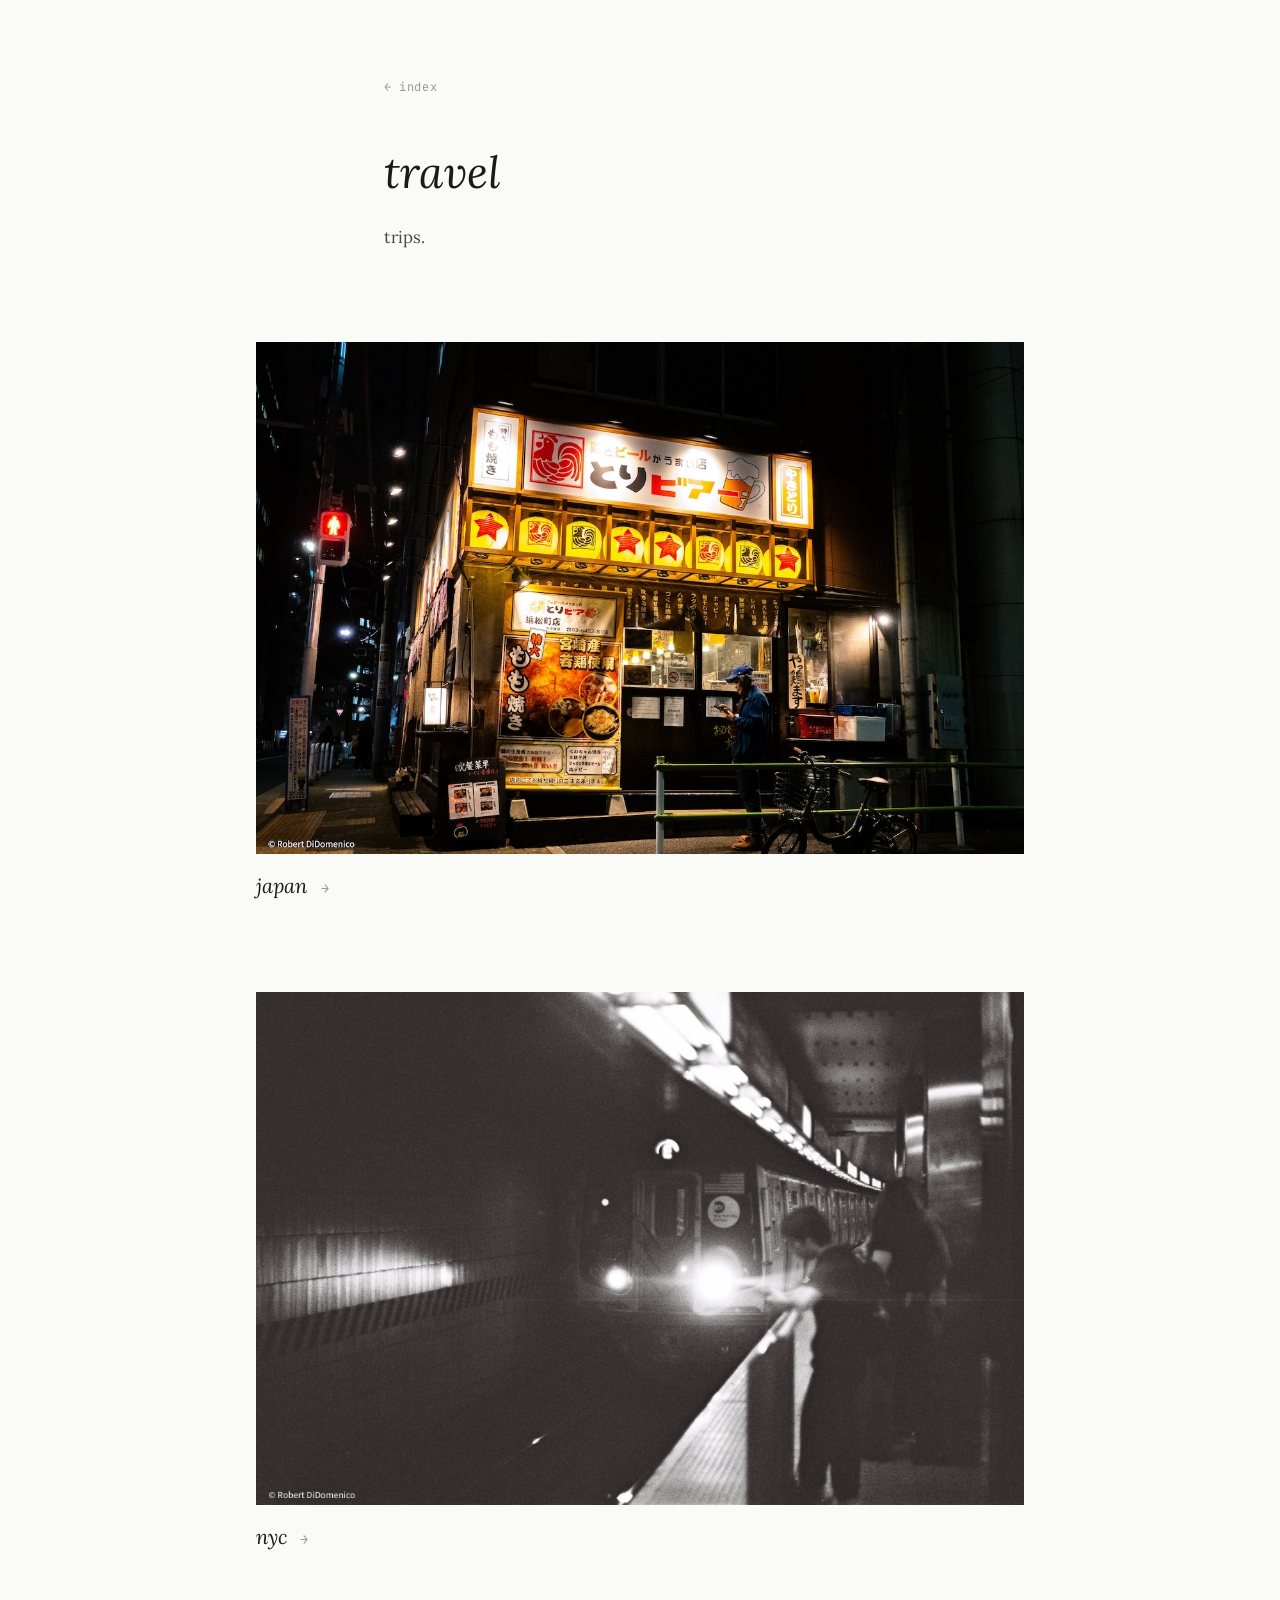
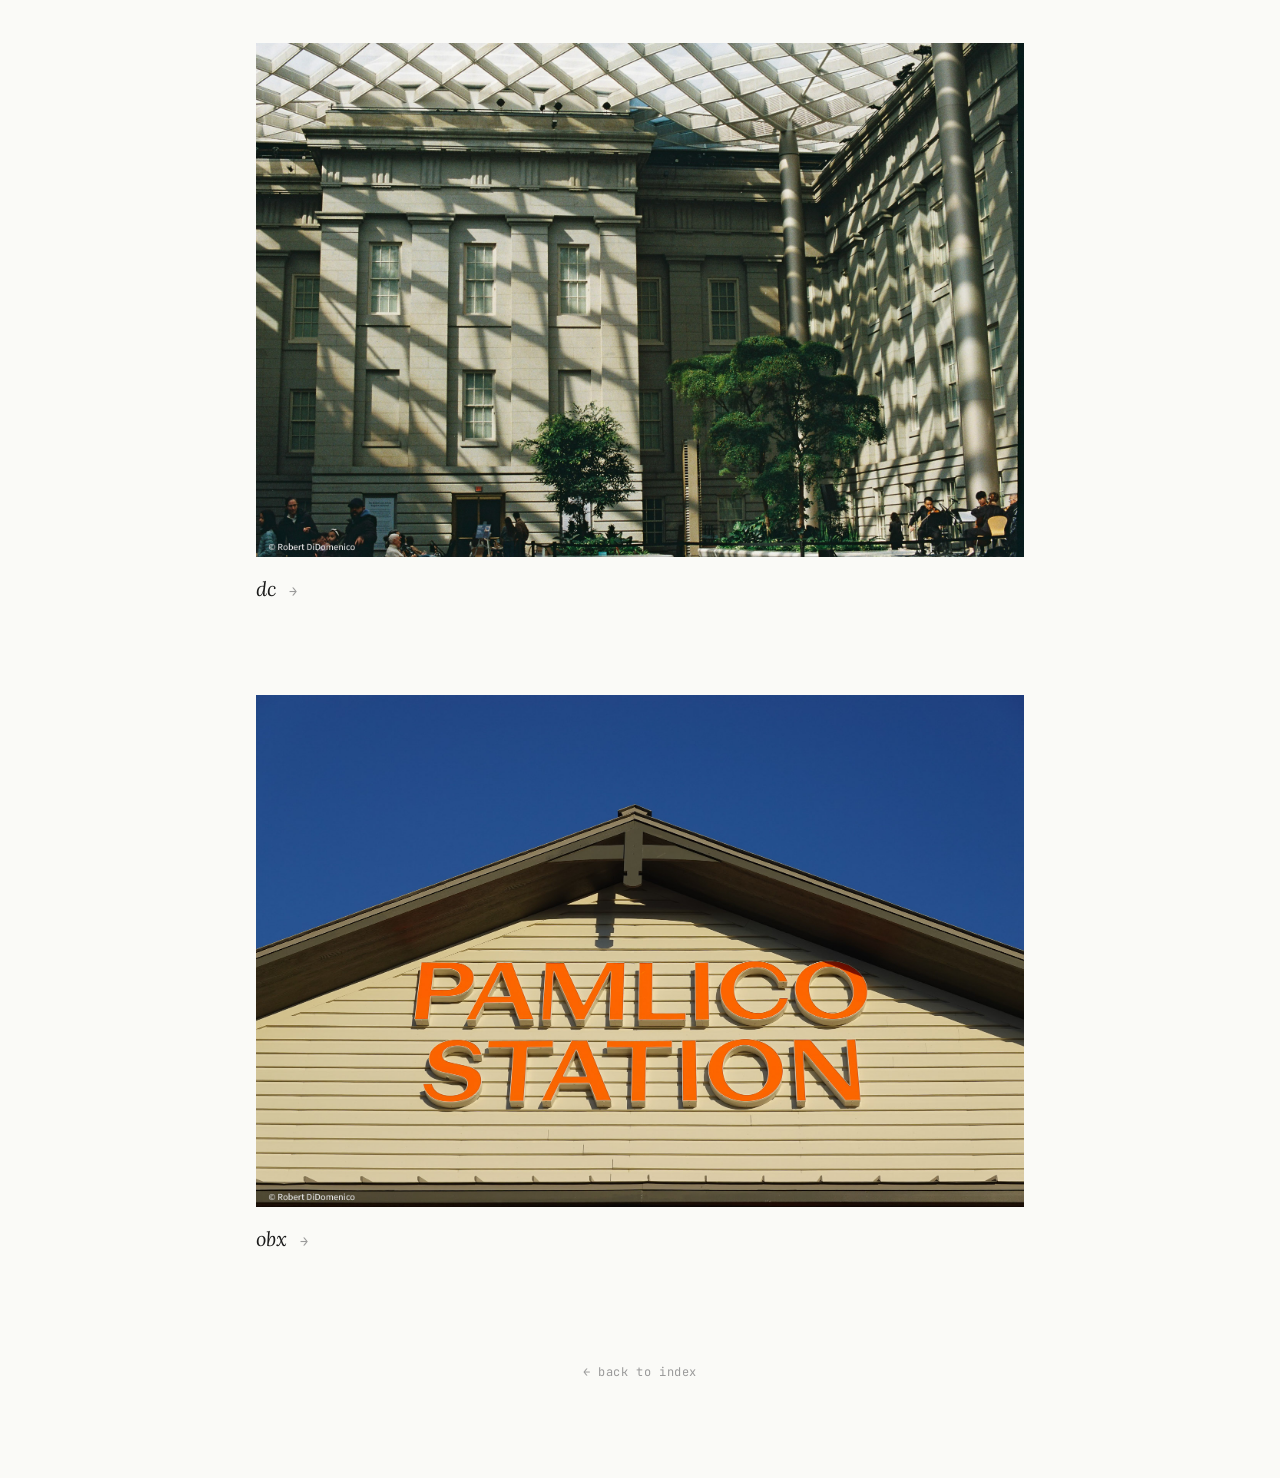
<file: travel.html>
<!DOCTYPE html>
<html lang="en">
<head>
<meta charset="UTF-8">
<meta name="viewport" content="width=device-width, initial-scale=1.0">
<title>travel — Rob DiDomenico</title>
<meta name="description" content="Travel — photographs by Rob DiDomenico.">

<meta property="og:title" content="travel — rcdido.com">
<meta property="og:description" content="Photographs by Rob DiDomenico.">
<meta property="og:image" content="https://www.rcdido.com/photos/fauna/fauna-10.jpg">
<meta property="og:url" content="https://www.rcdido.com/travel.html">
<meta property="og:type" content="article">
<meta name="twitter:card" content="summary_large_image">
<meta name="twitter:title" content="travel — rcdido.com">
<meta name="twitter:description" content="Photographs by Rob DiDomenico.">
<meta name="twitter:image" content="https://www.rcdido.com/photos/fauna/fauna-10.jpg">

<link rel="preconnect" href="https://fonts.googleapis.com">
<link rel="preconnect" href="https://fonts.gstatic.com" crossorigin>
<link href="https://fonts.googleapis.com/css2?family=Lora:ital,wght@0,400;0,500;1,400&family=JetBrains+Mono:wght@400;500&display=swap" rel="stylesheet">
<link rel="stylesheet" href="style.css">
<link rel="icon" href="data:image/svg+xml,<svg xmlns=%22http://www.w3.org/2000/svg%22 viewBox=%220 0 100 100%22><text y=%22.9em%22 font-size=%2290%22>📷</text></svg>">
</head>
<body>
<main class="series">
  <header class="series-header">
    <a href="index.html" class="back">← Index</a>
    <h1>travel</h1>
    <p class="series-note"> trips.</p>
  </header>

  <section class="photos travel-photos">
    <a class="trip-card" href="japan.html">
      <figure>
        <img src="photos/japan/japan-21.jpg" alt="">
        <figcaption>japan <span class="arrow">→</span></figcaption>
      </figure>
    </a>
    <a class="trip-card" href="nyc.html">
      <figure>
        <img src="photos/nyc/nyc-05.jpg" alt="">
        <figcaption>nyc <span class="arrow">→</span></figcaption>
      </figure>
    </a>
<a class="trip-card" href="dc.html">
      <figure>
        <img src="photos/dc/dc-01.jpg" alt="">
        <figcaption>dc <span class="arrow">→</span></figcaption>
      </figure>
    </a>
    <a class="trip-card" href="obx.html">
      <figure>
        <img src="photos/obx/obx-03.jpg" alt="">
        <figcaption>obx <span class="arrow">→</span></figcaption>
      </figure>
    </a>
  </section>

  <footer class="series-footer">
    <a href="index.html">← Back to index</a>
  </footer>
</main>
</body>
</html>
</file>
<file: style.css>
/* ============================================================
   Rob DiDomenico — Photographs
   Aesthetic: ma, restraint, photos do the work.
   ============================================================ */

:root {
  --ink: #1a1a1a;
  --ink-soft: #4a4a4a;
  --ink-faint: #9a9a9a;
  --paper: #fafaf7;       /* warm off-white — like uncoated paper */
  --paper-deep: #f0efe9;  /* for placeholders */
  --rule: #e5e3dc;
  --accent: #8b3a2f;      /* a single restrained accent — vermilion, used sparingly */

  --serif: 'Lora', 'Iowan Old Style', Georgia, serif;
  --mono: 'JetBrains Mono', 'SF Mono', Menlo, monospace;

  --measure: 32rem;
  --gutter: clamp(1.5rem, 4vw, 3rem);
}

* { box-sizing: border-box; }

html { scroll-behavior: smooth; }

body {
  margin: 0;
  background: var(--paper);
  color: var(--ink);
  font-family: var(--serif);
  font-weight: 400;
  font-size: 17px;
  line-height: 1.6;
  -webkit-font-smoothing: antialiased;
  -moz-osx-font-smoothing: grayscale;
  text-rendering: optimizeLegibility;
}

a {
  color: inherit;
  text-decoration: none;
  border-bottom: 1px solid transparent;
  transition: border-color 200ms ease, color 200ms ease;
}

a:hover {
  border-bottom-color: var(--ink);
}

/* ============================================================
   HOME PAGE
   ============================================================ */

.home {
  max-width: 44rem;
  margin: 0 auto;
  padding: clamp(2rem, 5vh, 3rem) var(--gutter) 4rem;
  min-height: 100vh;
  display: flex;
  flex-direction: column;
}

.masthead {
  margin-bottom: clamp(4rem, 10vh, 7rem);
}
.hero {
  display: block;
  width: 100%;
  height: auto;
  margin-bottom: clamp(1.5rem, 3vh, 2rem);
}
.masthead h1 {
  font-family: var(--serif);
  font-weight: 400;
  font-size: clamp(1.75rem, 3.5vw, 2.25rem);
  letter-spacing: 0.01em;
  margin: 0 0 0.5rem;
}

.tagline {
  font-family: var(--mono);
  font-size: 0.78rem;
  font-weight: 400;
  letter-spacing: 0.04em;
  color: var(--ink-faint);
  margin: 0;
  text-transform: lowercase;
}

/* The series index — text only, deliberately quiet */

.series-index {
  flex: 1;
}

.series-index ol {
  list-style: none;
  padding: 0;
  margin: 0;
}

.series-index ol,
.series-index ul {
  list-style: none !important;
  list-style-type: none !important;
  padding-left: 0;
}

.series-index ol li,
.series-index ul li {
  list-style: none !important;
  list-style-type: none !important;
}

.series-index ol li::marker,
.series-index ul li::marker {
  content: "" !important;
  display: none !important;
}

.series-index ol li::before,
.series-index ul li::before {
  content: none !important;
}

.series-index li {
  border-top: 1px solid var(--rule);
}

.series-index li:last-child {
  border-bottom: 1px solid var(--rule);
}

.series-index a {
  display: grid;
  grid-template-columns: 3rem 1fr auto;
  gap: 1.5rem;
  align-items: baseline;
  padding: 1.5rem 0;
  border-bottom: none;
  transition: padding-left 300ms cubic-bezier(0.2, 0.8, 0.2, 1),
              color 300ms ease;
}

.series-index a:hover {
  padding-left: 0.5rem;
  color: var(--accent);
}

.series-index .num {
  font-family: var(--mono);
  font-size: 0.75rem;
  color: var(--ink-faint);
  letter-spacing: 0.05em;
}

.series-index .title {
  font-family: var(--serif);
  font-size: 1.25rem;
  font-style: italic;
  letter-spacing: 0.005em;
}

.series-index .meta {
  font-family: var(--mono);
  font-size: 0.7rem;
  color: var(--ink-faint);
  letter-spacing: 0.04em;
  text-align: right;
}

@media (max-width: 600px) {
  .series-index a {
    grid-template-columns: 2rem 1fr;
    gap: 1rem;
    row-gap: 0.25rem;
  }
  .series-index .meta {
    grid-column: 2;
    text-align: left;
  }
}

.site-footer {
  margin-top: clamp(4rem, 8vh, 6rem);
  font-family: var(--mono);
  font-size: 0.75rem;
  letter-spacing: 0.05em;
  color: var(--ink-faint);
  text-transform: lowercase;
}

.site-footer .dot {
  margin: 0 0.5rem;
}

/* ============================================================
   SERIES PAGE
   ============================================================ */

.series, .about {
  max-width: 60rem;
  margin: 0 auto;
  padding: clamp(3rem, 8vh, 5rem) var(--gutter) 6rem;
}

.series-header {
  max-width: var(--measure);
  margin: 0 auto clamp(4rem, 10vh, 7rem);
  text-align: left;
}

.back {
  font-family: var(--mono);
  font-size: 0.75rem;
  letter-spacing: 0.05em;
  color: var(--ink-faint);
  text-transform: lowercase;
  display: inline-block;
  margin-bottom: 3rem;
}

.series-header h1 {
  font-family: var(--serif);
  font-weight: 400;
  font-style: italic;
  font-size: clamp(2rem, 4vw, 2.75rem);
  letter-spacing: 0.005em;
  margin: 0 0 1.5rem;
  line-height: 1.2;
}

.series-note {
  font-size: 1.05rem;
  line-height: 1.7;
  color: var(--ink-soft);
  margin: 0 0 1.5rem;
}

.series-meta {
  font-family: var(--mono);
  font-size: 0.72rem;
  letter-spacing: 0.05em;
  color: var(--ink-faint);
  margin: 0;
  text-transform: uppercase;
}

/* The photographs — each one gets its own breath of space */

.photos {
  display: flex;
  flex-direction: column;
  align-items: center;
  gap: clamp(4rem, 10vh, 7rem);
}

.photos figure {
  margin: 0;
  max-width: 100%;
  display: flex;
  flex-direction: column;
  align-items: flex-start;
}

.frame {
  background: var(--paper-deep);
  position: relative;
  /* subtle paper texture via gradient */
  background-image:
    linear-gradient(135deg,
      rgba(255,255,255,0.4) 0%,
      rgba(0,0,0,0.02) 100%);
  /* the number sits in the placeholder so you can see the layout breathing */
}

.frame::after {
  content: attr(data-caption);
  position: absolute;
  bottom: 1rem;
  right: 1rem;
  font-family: var(--mono);
  font-size: 0.7rem;
  color: var(--ink-faint);
  letter-spacing: 0.05em;
}

.frame-landscape {
  width: min(48rem, 100%);
  aspect-ratio: 3/2;
}

.frame-portrait {
  width: min(32rem, 75%);
  aspect-ratio: 2/3;
}

.frame-square {
  width: min(36rem, 85%);
  aspect-ratio: 1/1;
}

.photos figure {
  max-width: 48rem;
  width: 100%;
}

.photos figure img {
  display: block;
  max-width: 100%;
  max-height: 85vh;
  width: auto;
  height: auto;
  margin: 0 auto;
  object-fit: contain;
}


.photos figcaption {
  font-family: var(--mono);
  font-size: 0.72rem;
  letter-spacing: 0.05em;
  color: var(--ink-faint);
  margin-top: 1rem;
  text-transform: lowercase;
}

.series-footer {
  margin-top: clamp(6rem, 12vh, 9rem);
  text-align: center;
  font-family: var(--mono);
  font-size: 0.75rem;
  letter-spacing: 0.05em;
  color: var(--ink-faint);
  text-transform: lowercase;
}

/* ============================================================
   ABOUT PAGE
   ============================================================ */

.about-body {
  max-width: var(--measure);
  margin: 0 auto;
}

.about-body p {
  font-size: 1.1rem;
  line-height: 1.75;
  margin: 0 0 1.75rem;
  color: var(--ink-soft);
}

.about-body p:first-of-type::first-line {
  color: var(--ink);
}

.about-body .contact {
  display: grid;
  grid-template-columns: 6rem 1fr;
  gap: 1.5rem;
  align-items: baseline;
  font-size: 1rem;
  margin-top: 2.5rem;
  padding-top: 1.5rem;
  border-top: 1px solid var(--rule);
}

.about-body .contact:not(:last-child) {
  margin-bottom: 0;
}

.about-body .contact + .contact {
  margin-top: 0;
  border-top: none;
  padding-top: 0;
}

.about-body .label {
  font-family: var(--mono);
  font-size: 0.72rem;
  letter-spacing: 0.05em;
  color: var(--ink-faint);
  text-transform: uppercase;
}

/* ============================================================
   Selection — even small details matter
   ============================================================ */

::selection {
  background: var(--accent);
  color: var(--paper);
}

.series-index .meta { display: none; }
/* ============================================================
   TRAVEL HUB — clickable trip cards
   ============================================================ */

.trip-card {
  display: block;
  text-decoration: none;
  color: inherit;
  border-bottom: none;
  transition: opacity 300ms ease;
}

.trip-card figure {
  margin: 0;
  position: relative;
}

.trip-card figcaption {
  font-family: var(--serif);
  font-style: italic;
  font-size: 1.25rem;
  color: var(--ink);
  margin-top: 1rem;
  letter-spacing: 0.005em;
  text-transform: lowercase;
  transition: color 300ms ease;
}

.trip-card .arrow {
  display: inline-block;
  margin-left: 0.5rem;
  font-family: var(--mono);
  font-size: 0.85rem;
  color: var(--ink-faint);
  transform: translateX(0);
  transition: transform 300ms cubic-bezier(0.2, 0.8, 0.2, 1),
              color 300ms ease;
}

.trip-card:hover figcaption {
  color: var(--accent);
}

.trip-card:hover .arrow {
  transform: translateX(0.5rem);
  color: var(--accent);
}

.trip-card:hover img {
  opacity: 0.92;
}

.trip-card img {
  transition: opacity 300ms ease;
}
</file>
